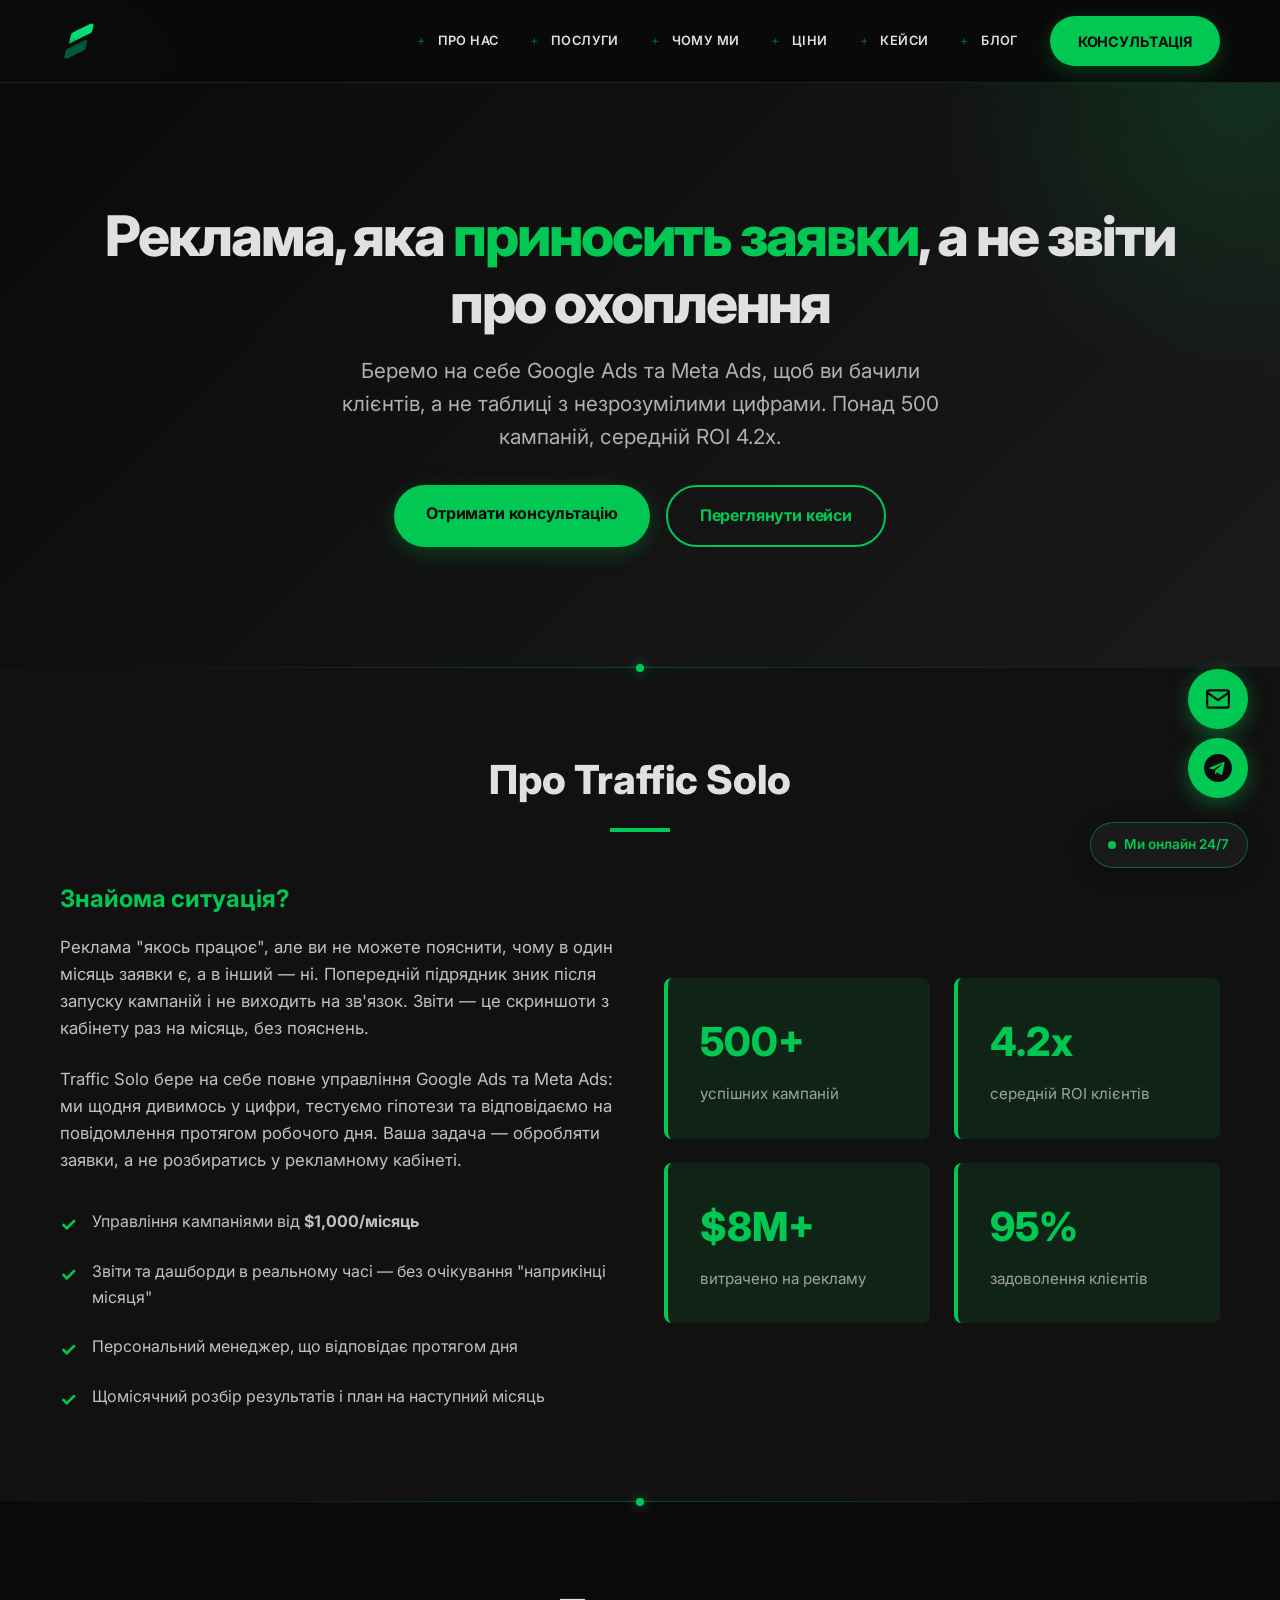
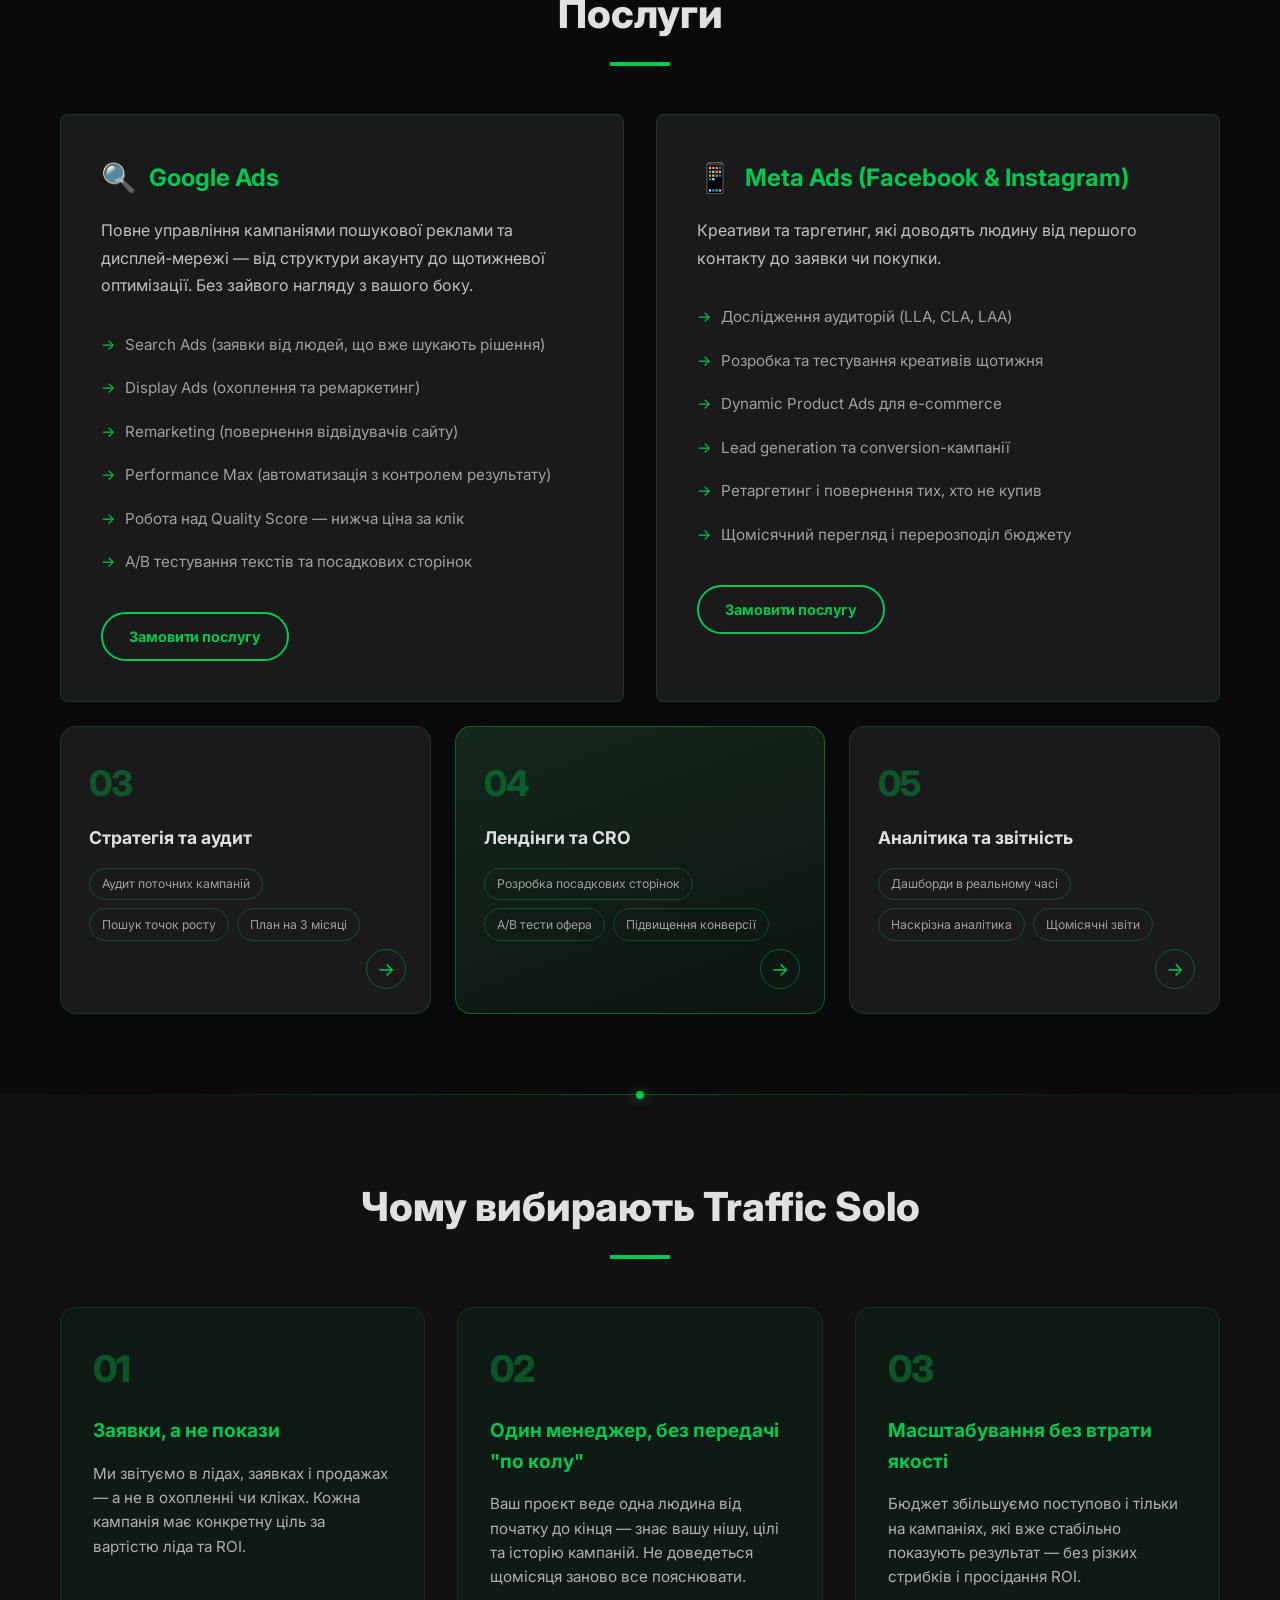
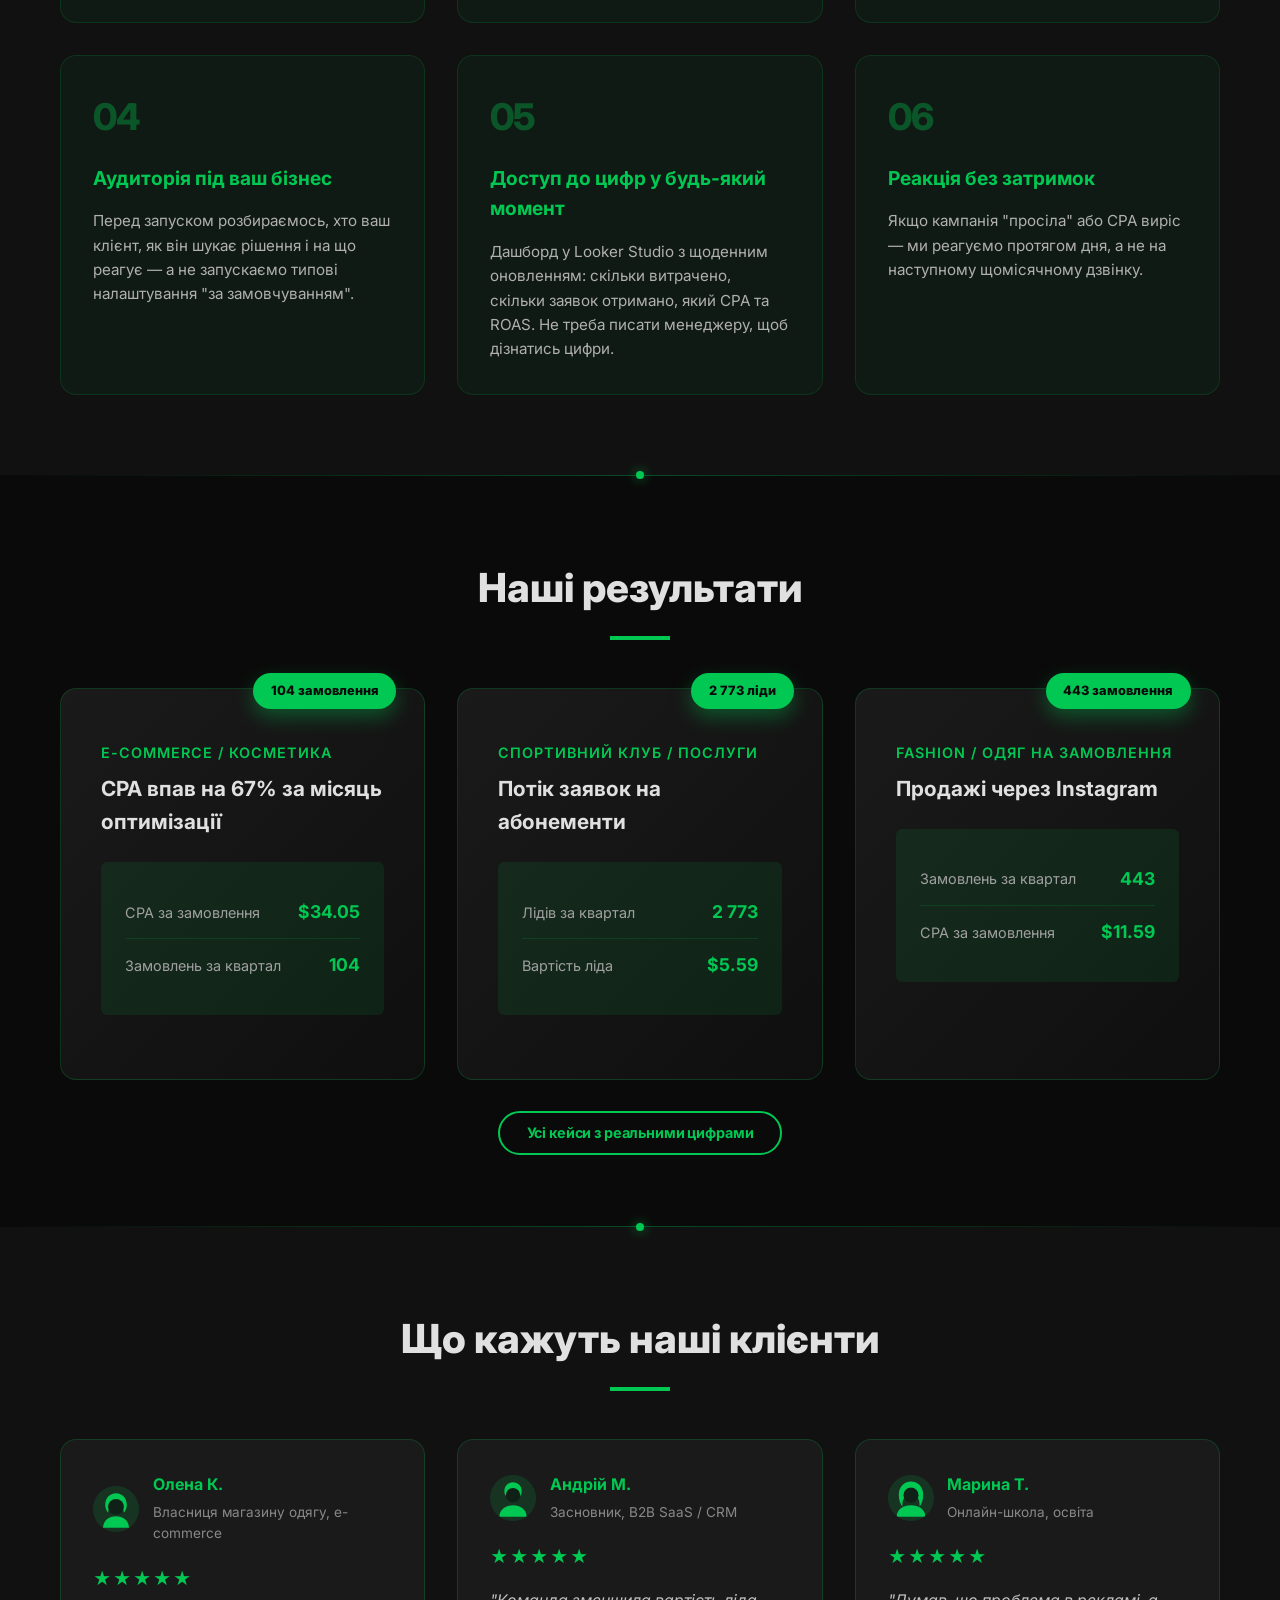
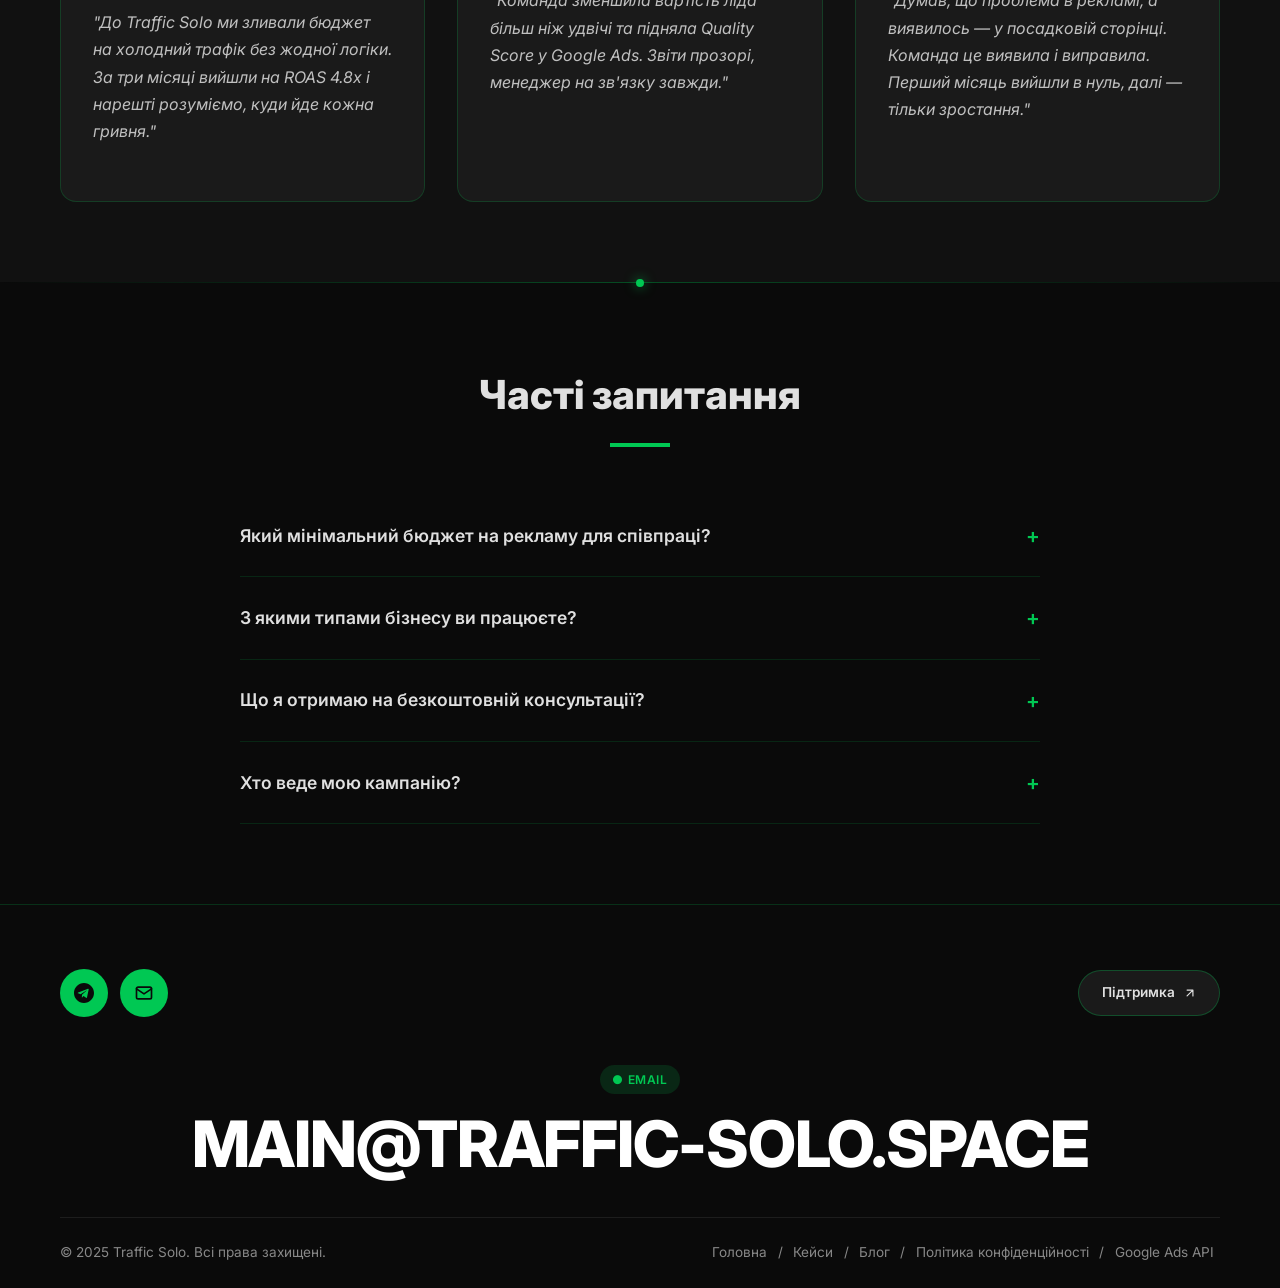
<file: index.html>
<!DOCTYPE html>
<html lang="uk">
<head>
    <meta charset="UTF-8">
    <meta name="viewport" content="width=device-width, initial-scale=1.0">
    <title>Traffic Solo | Google Ads & Meta Ads управління</title>
    <meta name="description" content="Traffic Solo — управління Google Ads та Meta Ads з фокусом на ROI. Понад 500 успішних кампаній, середній ROI 4.2x. Безкоштовна консультація.">
    <meta property="og:title" content="Traffic Solo | Google Ads & Meta Ads управління">
    <meta property="og:description" content="Управління Google Ads та Meta Ads з фокусом на ROI. Безкоштовна консультація — аудит, дорожня карта, оцінка потенціалу.">
    <meta property="og:type" content="website">
    <link rel="icon" type="image/png" href="assets/favicon.png">
    <link rel="apple-touch-icon" href="assets/apple-touch-icon.png">
    <link href="https://fonts.googleapis.com/css2?family=Inter:wght@400;500;600;700;800&display=swap" rel="stylesheet">

    <!-- Google Tag Manager -->
    <script>(function(w,d,s,l,i){w[l]=w[l]||[];w[l].push({'gtm.start':
    new Date().getTime(),event:'gtm.js'});var f=d.getElementsByTagName(s)[0],
    j=d.createElement(s),dl=l!='dataLayer'?'&l='+l:'';j.async=true;j.src=
    'https://www.googletagmanager.com/gtm.js?id='+i+dl;f.parentNode.insertBefore(j,f);
    })(window,document,'script','dataLayer','GTM-56S8RML2');</script>
    <!-- End Google Tag Manager -->
    <style>
        * {
            margin: 0;
            padding: 0;
            box-sizing: border-box;
        }

        html {
            scroll-behavior: smooth;
        }

        body {
            font-family: 'Inter', sans-serif;
            background-color: #0a0a0a; background-image: radial-gradient(circle at 0% 15%, rgba(0, 200, 83, 0.07), transparent 35%), radial-gradient(circle at 100% 70%, rgba(0, 200, 83, 0.06), transparent 35%); background-attachment: fixed;
            color: #e0e0e0;
            line-height: 1.6;
            overflow-x: hidden;
        }

        /* Animations */
        @keyframes fadeInUp {
            from {
                opacity: 0;
                transform: translateY(30px);
            }
            to {
                opacity: 1;
                transform: translateY(0);
            }
        }

        @keyframes slideInRight {
            from {
                opacity: 0;
                transform: translateX(40px);
            }
            to {
                opacity: 1;
                transform: translateX(0);
            }
        }

        @keyframes pulse {
            0%, 100% {
                opacity: 1;
            }
            50% {
                opacity: 0.7;
            }
        }

        .fade-in {
            opacity: 0;
        }

        .fade-in.visible {
            animation: fadeInUp 0.6s ease-out forwards;
        }

        /* Header */
        header {
            position: sticky;
            top: 0;
            background-color: rgba(10, 10, 10, 0.95);
            backdrop-filter: blur(10px);
            z-index: 1000;
            border-bottom: 1px solid rgba(0, 200, 83, 0.2);
            padding: 1rem 0;
        }

        .container {
            max-width: 1200px;
            margin: 0 auto;
            padding: 0 20px;
        }

        .header-content {
            display: flex;
            justify-content: space-between;
            align-items: center;
        }

        .logo {
            font-size: 1.8rem;
            font-weight: 800;
            color: #00C853;
            text-decoration: none;
            letter-spacing: -1px; display: inline-flex; align-items: center; gap: 0.5rem;}
        .logo-icon { width: 2.4rem; height: 2.4rem; display: block; }

        nav {
            display: flex;
            gap: 2rem;
            align-items: center;
        }

        nav a {
            color: #e0e0e0;
            text-decoration: none;
            font-size: 0.8rem;
            font-weight: 600;
            text-transform: uppercase;
            letter-spacing: 0.03em;
            transition: color 0.3s ease;
            position: relative;
            padding-left: 1.3rem;
        }

        nav a.cta-button {
            padding-left: 1.75rem;
        }

        nav a:not(.cta-button)::before {
            content: '+';
            position: absolute;
            left: 0;
            color: rgba(0, 200, 83, 0.5);
            font-weight: 400;
        }

        nav a:hover {
            color: #00C853;
        }

        nav a::after {
            content: '';
            position: absolute;
            bottom: -4px;
            left: 0;
            width: 0;
            height: 2px;
            background-color: #00C853;
            transition: width 0.3s ease;
        }

        nav a:hover::after {
            width: 100%;
        }

        .cta-button {
            background-color: #00C853;
            color: #0a0a0a;
            padding: 0.85rem 1.75rem;
            border-radius: 100px;
            text-decoration: none;
            font-weight: 700;
            font-size: 0.9rem;
            letter-spacing: -0.01em;
            cursor: pointer;
            border: none;
            transition: all 0.3s ease;
            white-space: nowrap;
            box-shadow: 0 6px 20px rgba(0, 200, 83, 0.25);
        }

        .cta-button:hover {
            background-color: #00E64D;
            transform: translateY(-2px);
            box-shadow: 0 10px 30px rgba(0, 200, 83, 0.4);
        }

        .cta-button-secondary {
            background-color: transparent;
            color: #00C853;
            border: 2px solid #00C853;
            padding: 0.7rem 1.65rem;
            box-shadow: none;
        }

        .cta-button-secondary:hover {
            background-color: rgba(0, 200, 83, 0.1);
            color: #00E64D;
            border-color: #00E64D;
            box-shadow: 0 0 25px rgba(0, 200, 83, 0.2);
        }

        /* Section Divider */
        .section-divider {
            position: relative;
            height: 1px;
            background: linear-gradient(90deg, transparent, rgba(0, 200, 83, 0.35), transparent);
        }

        .section-divider::after {
            content: '';
            position: absolute;
            left: 50%;
            top: 50%;
            transform: translate(-50%, -50%);
            width: 8px;
            height: 8px;
            border-radius: 50%;
            background-color: #00C853;
            box-shadow: 0 0 12px rgba(0, 200, 83, 0.7);
        }

        /* Hero Section */
        .hero {
            padding: 120px 0;
            background: linear-gradient(135deg, #0a0a0a 0%, #1a1a1a 100%);
            position: relative;
            overflow: hidden;
        }

        .hero::before {
            content: '';
            position: absolute;
            top: -50%;
            right: -20%;
            width: 600px;
            height: 600px;
            background: radial-gradient(circle, rgba(0, 200, 83, 0.15) 0%, transparent 70%);
            border-radius: 50%;
        }

        .hero-content {
            position: relative;
            z-index: 2;
            text-align: center;
        }

        .hero h1 {
            font-size: 3.5rem;
            font-weight: 800;
            margin-bottom: 1rem;
            line-height: 1.2;
            letter-spacing: -2px;
        }

        .hero h1 .green-text {
            color: #00C853;
        }

        .hero .subheadline {
            font-size: 1.3rem;
            color: #b0b0b0;
            margin-bottom: 2rem;
            max-width: 600px;
            margin-left: auto;
            margin-right: auto;
        }

        .hero .cta-group {
            display: flex;
            gap: 1rem;
            justify-content: center;
            flex-wrap: wrap;
        }

        .hero .cta-button {
            padding: 1rem 2rem;
            font-size: 1rem;
        }

        /* About Section */
        .about {
            padding: 80px 0;
            background-color: #111;
        }

        .section-title {
            font-size: 2.5rem;
            font-weight: 800;
            margin-bottom: 3rem;
            text-align: center;
            position: relative;
        }

        .section-title::after {
            content: '';
            display: block;
            width: 60px;
            height: 4px;
            background-color: #00C853;
            margin: 1rem auto 0;
        }

        .about-content {
            display: grid;
            grid-template-columns: 1fr 1fr;
            gap: 3rem;
            align-items: center;
        }

        .about-text h3 {
            font-size: 1.5rem;
            margin-bottom: 1rem;
            color: #00C853;
        }

        .about-text p {
            margin-bottom: 1.5rem;
            color: #c0c0c0;
            font-size: 1.05rem;
        }

        .about-features {
            list-style: none;
        }

        .about-features li {
            padding: 0.75rem 0;
            padding-left: 2rem;
            position: relative;
            color: #c0c0c0;
        }

        .about-features li::before {
            content: '✓';
            position: absolute;
            left: 0;
            color: #00C853;
            font-weight: bold;
            font-size: 1.2rem;
        }

        .about-stats {
            display: grid;
            grid-template-columns: 1fr 1fr;
            gap: 1.5rem;
        }

        .stat-box {
            background-color: rgba(0, 200, 83, 0.1);
            padding: 2rem;
            border-radius: 8px;
            border-left: 4px solid #00C853;
        }

        .stat-number {
            font-size: 2.5rem;
            font-weight: 800;
            color: #00C853;
        }

        .stat-label {
            color: #a0a0a0;
            margin-top: 0.5rem;
            font-size: 0.95rem;
        }

        /* Services Section */
        .services {
            padding: 80px 0;
            background-color: #0a0a0a;
        }

        .services-grid {
            display: grid;
            grid-template-columns: 1fr 1fr;
            gap: 2rem;
        }

        .service-card {
            background-color: #1a1a1a;
            padding: 2.5rem;
            border-radius: 8px;
            border: 1px solid rgba(0, 200, 83, 0.2);
            transition: all 0.3s ease;
            position: relative;
        }

        .service-card:hover {
            border-color: #00C853;
            box-shadow: 0 15px 40px rgba(0, 200, 83, 0.15);
            transform: translateY(-5px);
        }

        .service-card h3 {
            font-size: 1.5rem;
            margin-bottom: 1rem;
            color: #00C853;
            display: flex;
            align-items: center;
            gap: 0.75rem;
        }

        .service-icon {
            font-size: 1.8rem;
        }

        .service-card p {
            color: #c0c0c0;
            margin-bottom: 1.5rem;
            line-height: 1.7;
        }

        .service-features {
            list-style: none;
        }

        .service-features li {
            padding: 0.6rem 0;
            padding-left: 1.5rem;
            position: relative;
            color: #a0a0a0;
            font-size: 0.95rem;
        }

        .service-features li::before {
            content: '→';
            position: absolute;
            left: 0;
            color: #00C853;
        }

        .service-cta {
            display: inline-block;
            margin-top: 1.75rem;
        }

        .services-extra-grid {
            display: grid;
            grid-template-columns: repeat(3, 1fr);
            gap: 1.5rem;
            margin-top: 1.5rem;
        }

        .service-num-card {
            position: relative;
            background-color: #1a1a1a;
            border: 1px solid rgba(0, 200, 83, 0.2);
            border-radius: 16px;
            padding: 1.75rem;
            padding-bottom: 4.5rem;
            transition: all 0.3s ease;
        }

        .service-num-card:hover {
            border-color: #00C853;
            transform: translateY(-4px);
        }

        .service-num-card.highlight {
            background: linear-gradient(160deg, #14271c 0%, #0d1410 100%);
            border-color: rgba(0, 200, 83, 0.4);
        }

        .service-num {
            font-size: 2.2rem;
            font-weight: 800;
            color: rgba(0, 200, 83, 0.35);
            margin-bottom: 0.75rem;
            letter-spacing: -1px;
        }

        .service-num-card h4 {
            font-size: 1.1rem;
            margin-bottom: 1rem;
            color: #e0e0e0;
        }

        .service-tags {
            display: flex;
            flex-wrap: wrap;
            gap: 0.5rem;
        }

        .service-tags span {
            font-size: 0.76rem;
            padding: 0.35rem 0.75rem;
            border: 1px solid rgba(0, 200, 83, 0.3);
            border-radius: 100px;
            color: #a0a0a0;
        }

        .service-arrow {
            position: absolute;
            bottom: 1.5rem;
            right: 1.5rem;
            width: 40px;
            height: 40px;
            border-radius: 50%;
            border: 1px solid rgba(0, 200, 83, 0.4);
            display: flex;
            align-items: center;
            justify-content: center;
            color: #00C853;
            text-decoration: none;
            font-size: 1.2rem;
            transition: all 0.3s ease;
        }

        .service-arrow:hover {
            background-color: #00C853;
            color: #0a0a0a;
        }

        @media (max-width: 900px) {
            .services-extra-grid {
                grid-template-columns: 1fr;
            }
        }

        /* Why Us Section */
        .why-us {
            padding: 80px 0;
            background-color: #111;
        }

        .why-us-grid {
            display: grid;
            grid-template-columns: repeat(3, 1fr);
            gap: 2rem;
        }

        .value-box {
            background-color: rgba(0, 200, 83, 0.05);
            padding: 2rem;
            border-radius: 16px;
            border: 1px solid rgba(0, 200, 83, 0.15);
            text-align: left;
            transition: all 0.3s ease;
        }

        .value-box:hover {
            background-color: rgba(0, 200, 83, 0.1);
            border-color: #00C853;
            transform: translateY(-6px);
        }

        .value-num {
            font-size: 2.3rem;
            font-weight: 800;
            color: rgba(0, 200, 83, 0.35);
            margin-bottom: 1rem;
            letter-spacing: -1px;
        }

        .value-box h4 {
            font-size: 1.2rem;
            margin-bottom: 1rem;
            color: #00C853;
        }

        .value-box p {
            color: #b0b0b0;
            line-height: 1.6;
            font-size: 0.95rem;
        }

        /* Cases Section */
        .cases {
            padding: 80px 0;
            background-color: #0a0a0a;
        }

        .cases-grid {
            display: grid;
            grid-template-columns: repeat(3, 1fr);
            gap: 2rem;
        }

        .case-card {
            position: relative;
            background: linear-gradient(135deg, #1a1a1a 0%, #0f0f0f 100%);
            padding: 2.5rem;
            padding-top: 3.25rem;
            border-radius: 16px;
            border: 1px solid rgba(0, 200, 83, 0.2);
            transition: all 0.3s ease;
        }

        .case-badge {
            position: absolute;
            top: -16px;
            right: 1.75rem;
            background-color: #00C853;
            color: #0a0a0a;
            padding: 0.5rem 1.1rem;
            border-radius: 100px;
            font-weight: 800;
            font-size: 0.8rem;
            white-space: nowrap;
            box-shadow: 0 8px 20px rgba(0, 200, 83, 0.35);
        }

        .case-card:hover {
            border-color: #00C853;
            transform: translateY(-5px);
        }

        .case-header {
            margin-bottom: 1.5rem;
        }

        .case-client {
            color: #00C853;
            font-weight: 600;
            font-size: 0.9rem;
            text-transform: uppercase;
            letter-spacing: 1px;
        }

        .case-title {
            font-size: 1.3rem;
            margin-top: 0.5rem;
            color: #e0e0e0;
            font-weight: 700;
        }

        .case-metrics {
            background-color: rgba(0, 200, 83, 0.1);
            padding: 1.5rem;
            border-radius: 6px;
            margin-bottom: 1.5rem;
        }

        .metric {
            display: flex;
            justify-content: space-between;
            align-items: center;
            padding: 0.75rem 0;
            border-bottom: 1px solid rgba(0, 200, 83, 0.15);
        }

        .metric:last-child {
            border-bottom: none;
        }

        .metric-label {
            color: #a0a0a0;
            font-size: 0.9rem;
        }

        .metric-value {
            color: #00C853;
            font-weight: 700;
            font-size: 1.1rem;
        }

        .case-description {
            color: #b0b0b0;
            line-height: 1.6;
            font-size: 0.95rem;
        }

        /* Testimonials Section */
        .testimonials {
            padding: 80px 0;
            background-color: #111;
        }

        .testimonials-grid {
            display: grid;
            grid-template-columns: repeat(3, 1fr);
            gap: 2rem;
        }

        .testimonial-card {
            background-color: #1a1a1a;
            padding: 2rem;
            border-radius: 16px;
            border: 1px solid rgba(0, 200, 83, 0.2);
            display: flex;
            flex-direction: column;
            transition: all 0.3s ease;
        }

        .testimonial-card:hover {
            border-color: #00C853;
            transform: translateY(-5px);
            box-shadow: 0 15px 40px rgba(0, 200, 83, 0.15);
        }

        .testimonial-head {
            display: flex;
            align-items: center;
            gap: 0.85rem;
            margin-bottom: 1.25rem;
        }

        .testimonial-avatar {
            width: 46px;
            height: 46px;
            flex-shrink: 0;
            border-radius: 50%;
            background-color: rgba(0, 200, 83, 0.15);
            color: #00C853;
            display: flex;
            align-items: center;
            justify-content: center;
            overflow: hidden;
            font-weight: 700;
            font-size: 0.9rem;
        }

        .testimonial-stars {
            color: #00C853;
            font-size: 1.1rem;
            margin-bottom: 1rem;
            letter-spacing: 2px;
        }

        .testimonial-text {
            color: #c0c0c0;
            font-style: italic;
            line-height: 1.7;
            margin-bottom: 1.5rem;
            flex-grow: 1;
        }

        .testimonial-author {
            color: #00C853;
            font-weight: 700;
        }

        .testimonial-role {
            color: #888;
            font-size: 0.85rem;
            margin-top: 0.25rem;
        }

        /* FAQ Section */
        .faq {
            padding: 80px 0;
            background-color: #0a0a0a;
        }

        .faq-list {
            max-width: 800px;
            margin: 0 auto;
        }

        .faq-item {
            border-bottom: 1px solid rgba(0, 200, 83, 0.15);
            padding: 1.5rem 0;
        }

        .faq-question {
            font-weight: 600;
            color: #e0e0e0;
            font-size: 1.1rem;
            cursor: pointer;
            display: flex;
            justify-content: space-between;
            align-items: center;
            gap: 1rem;
        }

        .faq-question:hover {
            color: #00C853;
        }

        .faq-icon {
            color: #00C853;
            font-size: 1.3rem;
            flex-shrink: 0;
            transition: transform 0.3s ease;
        }

        .faq-item.open .faq-icon {
            transform: rotate(45deg);
        }

        .faq-answer {
            color: #b0b0b0;
            line-height: 1.7;
            margin-top: 0;
            max-height: 0;
            overflow: hidden;
            transition: all 0.3s ease;
        }

        .faq-item.open .faq-answer {
            margin-top: 0.75rem;
            max-height: 300px;
        }

        /* Floating CTA Button */
        .floating-cta {
            position: fixed;
            bottom: 6.4rem;
            right: 2rem;
            width: 60px;
            height: 60px;
            background-color: #00C853;
            border-radius: 50%;
            display: flex;
            align-items: center;
            justify-content: center;
            color: #0a0a0a;
            font-size: 1.5rem;
            cursor: pointer;
            z-index: 999;
            text-decoration: none;
            transition: all 0.3s ease;
            box-shadow: 0 5px 20px rgba(0, 200, 83, 0.4);
            animation: pulse 2s infinite;
        }

        .floating-cta:hover {
            background-color: #00E64D;
            transform: scale(1.1);
        }

        .floating-envelope-cta {
            position: fixed;
            bottom: 10.7rem;
            right: 2rem;
            width: 60px;
            height: 60px;
            background-color: #00C853;
            border-radius: 50%;
            display: flex;
            align-items: center;
            justify-content: center;
            color: #0a0a0a;
            cursor: pointer;
            z-index: 999;
            text-decoration: none;
            border: none;
            transition: all 0.3s ease;
            box-shadow: 0 5px 20px rgba(0, 200, 83, 0.4);
        }

        .floating-envelope-cta:hover {
            background-color: #00E64D;
            transform: scale(1.1);
        }

        /* Footer */
        footer {
            background-color: #0a0a0a;
            border-top: 1px solid rgba(0, 200, 83, 0.2);
            padding: 2rem 0;
            text-align: center;
            color: #888;
        }

        /* Mobile Responsive */
        @media (max-width: 768px) {

            .hero h1 {
                font-size: 2.2rem;
            }

            .hero .subheadline {
                font-size: 1.1rem;
            }

            .hero .cta-group {
                flex-direction: column;
            }

            .about-content {
                grid-template-columns: 1fr;
            }

            .services-grid {
                grid-template-columns: 1fr;
            }

            .why-us-grid {
                grid-template-columns: 1fr;
            }

            .cases-grid {
                grid-template-columns: 1fr;
            }

            .testimonials-grid {
                grid-template-columns: 1fr;
            }

            .section-title {
                font-size: 1.8rem;
            }

            .stat-box {
                padding: 1.5rem;
            }

            .floating-cta {
                width: 55px;
                height: 55px;
                bottom: 5.9rem;
                right: 1.5rem;
            }
        }

        @media (max-width: 480px) {
            .container {
                padding: 0 15px;
            }

            .hero {
                padding: 80px 0;
            }

            .hero h1 {
                font-size: 1.8rem;
            }

            .about-stats {
                grid-template-columns: 1fr;
            }

            .stat-number {
                font-size: 2rem;
            }
        }

        .floating-ai-cta {
            position: fixed;
            bottom: 2rem;
            right: 2rem;
            display: flex;
            align-items: center;
            gap: 0.5rem;
            padding: 0.7rem 1.1rem;
            background-color: #1a1a1a;
            border: 1px solid rgba(0, 200, 83, 0.4);
            border-radius: 30px;
            color: #00C853;
            font-weight: 600;
            font-size: 0.85rem;
            text-decoration: none;
            white-space: nowrap;
            z-index: 999;
            box-shadow: 0 5px 20px rgba(0, 0, 0, 0.3);
            transition: all 0.3s ease;
        }

        .floating-ai-cta:hover {
            background-color: #222;
            border-color: #00C853;
            transform: translateY(-2px);
        }

        .floating-ai-dot {
            width: 8px;
            height: 8px;
            border-radius: 50%;
            background-color: #00C853;
            flex-shrink: 0;
            animation: pulse 2s infinite;
        }

        @media (max-width: 768px) {
            .floating-ai-cta {
                bottom: 1.5rem;
                right: 1.5rem;
                font-size: 0.78rem;
                padding: 0.6rem 0.9rem;
            }
        }

        .site-footer { background-color: #0a0a0a; border-top: 1px solid rgba(0, 200, 83, 0.2); padding: 4rem 0 0; }
        .footer-top { display: flex; justify-content: space-between; align-items: center; flex-wrap: wrap; gap: 1.5rem; margin-bottom: 3rem; }
        .footer-socials { display: flex; gap: 0.75rem; }
        .footer-icon { width: 48px; height: 48px; border-radius: 50%; background-color: #00C853; color: #0a0a0a; display: flex; align-items: center; justify-content: center; text-decoration: none; transition: all 0.3s ease; }
        .footer-icon:hover { background-color: #00E64D; transform: translateY(-3px); }
        .footer-support-btn { display: inline-flex; align-items: center; gap: 0.5rem; padding: 0.7rem 1.4rem; border-radius: 100px; background-color: #1a1a1a; border: 1px solid rgba(0, 200, 83, 0.3); color: #e0e0e0; text-decoration: none; font-size: 0.85rem; font-weight: 600; transition: all 0.3s ease; }
        .footer-support-btn:hover { border-color: #00C853; color: #00C853; }
        .footer-email-tag { display: inline-block; font-size: 0.75rem; font-weight: 600; text-transform: uppercase; letter-spacing: 0.05em; background-color: rgba(0, 200, 83, 0.15); color: #00C853; padding: 0.3rem 0.8rem; border-radius: 100px; margin-bottom: 1rem; }
        .footer-email { display: block; text-decoration: none; color: #fff; font-weight: 800; line-height: 1.05; font-size: clamp(1.6rem, 6vw, 4rem); letter-spacing: -0.02em; word-break: break-all; margin-bottom: 2.5rem; transition: color 0.3s ease; }
        .footer-email:hover { color: #00C853; }
        .footer-bottom { display: flex; justify-content: space-between; align-items: center; flex-wrap: wrap; gap: 1rem; border-top: 1px solid rgba(255, 255, 255, 0.08); padding: 1.5rem 0; color: #888; font-size: 0.85rem; }
        .footer-links a { color: #888; text-decoration: none; margin: 0 0.4rem; }
        .footer-links a:hover { color: #00C853; }
        @media (max-width: 600px) {
            .footer-bottom { flex-direction: column; text-align: center; }
        }
    
        @media (max-width: 768px) {
            .floating-envelope-cta {
                width: 55px;
                height: 55px;
                bottom: 9.8rem;
                right: 1.5rem;
            }
        }
    </style>
</head>
<body>
    <!-- Google Tag Manager (noscript) -->
    <noscript><iframe src="https://www.googletagmanager.com/ns.html?id=GTM-56S8RML2"
    height="0" width="0" style="display:none;visibility:hidden"></iframe></noscript>
    <!-- End Google Tag Manager (noscript) -->

    <!-- Header -->
    <header>
        <div class="container">
            <div class="header-content">
                <a href="#" class="logo" aria-label="Traffic Solo"><img src="assets/logo-mark.png" alt="" class="logo-icon"></a>
                <nav>
                    <a href="#about">Про нас</a>
                    <a href="#services">Послуги</a>
                    <a href="#why-us">Чому ми</a>
                    <a href="pricing">Ціни</a>
                    <a href="cases">Кейси</a>
                    <a href="blog">Блог</a>
                    <a href="#" class="cta-button js-open-consult">Консультація</a>
                </nav>
            </div>
        </div>
    </header>

    <!-- Hero Section -->
    <section class="hero">
        <div class="container">
            <div class="hero-content fade-in">
                <h1>Реклама, яка <span class="green-text">приносить заявки</span>, а не звіти про охоплення</h1>
                <p class="subheadline">Беремо на себе Google Ads та Meta Ads, щоб ви бачили клієнтів, а не таблиці з незрозумілими цифрами. Понад 500 кампаній, середній ROI 4.2x.</p>
                <div class="cta-group">
                    <a href="#" class="cta-button js-open-consult">Отримати консультацію</a>
                    <a href="cases" class="cta-button cta-button-secondary">Переглянути кейси</a>
                </div>
            </div>
        </div>
    </section>

    <div class="section-divider"></div>
    <!-- About Section -->
    <section class="about" id="about">
        <div class="container">
            <h2 class="section-title fade-in">Про Traffic Solo</h2>
            <div class="about-content">
                <div class="about-text fade-in">
                    <h3>Знайома ситуація?</h3>
                    <p>Реклама "якось працює", але ви не можете пояснити, чому в один місяць заявки є, а в інший — ні. Попередній підрядник зник після запуску кампаній і не виходить на зв'язок. Звіти — це скриншоти з кабінету раз на місяць, без пояснень.</p>
                    <p>Traffic Solo бере на себе повне управління Google Ads та Meta Ads: ми щодня дивимось у цифри, тестуємо гіпотези та відповідаємо на повідомлення протягом робочого дня. Ваша задача — обробляти заявки, а не розбиратись у рекламному кабінеті.</p>
                    <ul class="about-features">
                        <li>Управління кампаніями від <strong>$1,000/місяць</strong></li>
                        <li>Звіти та дашборди в реальному часі — без очікування "наприкінці місяця"</li>
                        <li>Персональний менеджер, що відповідає протягом дня</li>
                        <li>Щомісячний розбір результатів і план на наступний місяць</li>
                    </ul>
                </div>
                <div class="about-stats fade-in">
                    <div class="stat-box">
                        <div class="stat-number">500+</div>
                        <div class="stat-label">успішних кампаній</div>
                    </div>
                    <div class="stat-box">
                        <div class="stat-number">4.2x</div>
                        <div class="stat-label">середній ROI клієнтів</div>
                    </div>
                    <div class="stat-box">
                        <div class="stat-number">$8M+</div>
                        <div class="stat-label">витрачено на рекламу</div>
                    </div>
                    <div class="stat-box">
                        <div class="stat-number">95%</div>
                        <div class="stat-label">задоволення клієнтів</div>
                    </div>
                </div>
            </div>
        </div>
    </section>

    <div class="section-divider"></div>
    <!-- Services Section -->
    <section class="services" id="services">
        <div class="container">
            <h2 class="section-title fade-in">Послуги</h2>
            <div class="services-grid">
                <div class="service-card fade-in">
                    <h3><span class="service-icon">🔍</span>Google Ads</h3>
                    <p>Повне управління кампаніями пошукової реклами та дисплей-мережі — від структури акаунту до щотижневої оптимізації. Без зайвого нагляду з вашого боку.</p>
                    <ul class="service-features">
                        <li>Search Ads (заявки від людей, що вже шукають рішення)</li>
                        <li>Display Ads (охоплення та ремаркетинг)</li>
                        <li>Remarketing (повернення відвідувачів сайту)</li>
                        <li>Performance Max (автоматизація з контролем результату)</li>
                        <li>Робота над Quality Score — нижча ціна за клік</li>
                        <li>A/B тестування текстів та посадкових сторінок</li>
                    </ul>
                    <a href="#" class="cta-button cta-button-secondary js-open-consult service-cta">Замовити послугу</a>
                </div>
                <div class="service-card fade-in">
                    <h3><span class="service-icon">📱</span>Meta Ads (Facebook & Instagram)</h3>
                    <p>Креативи та таргетинг, які доводять людину від першого контакту до заявки чи покупки.</p>
                    <ul class="service-features">
                        <li>Дослідження аудиторій (LLA, CLA, LAA)</li>
                        <li>Розробка та тестування креативів щотижня</li>
                        <li>Dynamic Product Ads для e-commerce</li>
                        <li>Lead generation та conversion-кампанії</li>
                        <li>Ретаргетинг і повернення тих, хто не купив</li>
                        <li>Щомісячний перегляд і перерозподіл бюджету</li>
                    </ul>
                    <a href="#" class="cta-button cta-button-secondary js-open-consult service-cta">Замовити послугу</a>
                </div>
            </div>
            <div class="services-extra-grid">
                <div class="service-num-card fade-in">
                    <div class="service-num">03</div>
                    <h4>Стратегія та аудит</h4>
                    <div class="service-tags">
                        <span>Аудит поточних кампаній</span>
                        <span>Пошук точок росту</span>
                        <span>План на 3 місяці</span>
                    </div>
                    <a href="#" class="service-arrow js-open-consult" aria-label="Замовити послугу">→</a>
                </div>
                <div class="service-num-card highlight fade-in">
                    <div class="service-num">04</div>
                    <h4>Лендінги та CRO</h4>
                    <div class="service-tags">
                        <span>Розробка посадкових сторінок</span>
                        <span>A/B тести офера</span>
                        <span>Підвищення конверсії</span>
                    </div>
                    <a href="#" class="service-arrow js-open-consult" aria-label="Замовити послугу">→</a>
                </div>
                <div class="service-num-card fade-in">
                    <div class="service-num">05</div>
                    <h4>Аналітика та звітність</h4>
                    <div class="service-tags">
                        <span>Дашборди в реальному часі</span>
                        <span>Наскрізна аналітика</span>
                        <span>Щомісячні звіти</span>
                    </div>
                    <a href="#" class="service-arrow js-open-consult" aria-label="Замовити послугу">→</a>
                </div>
            </div>
        </div>
    </section>

    <div class="section-divider"></div>
    <!-- Why Us Section -->
    <section class="why-us" id="why-us">
        <div class="container">
            <h2 class="section-title fade-in">Чому вибирають Traffic Solo</h2>
            <div class="why-us-grid">
                <div class="value-box fade-in">
                    <div class="value-num">01</div>
                    <h4>Заявки, а не покази</h4>
                    <p>Ми звітуємо в лідах, заявках і продажах — а не в охопленні чи кліках. Кожна кампанія має конкретну ціль за вартістю ліда та ROI.</p>
                </div>
                <div class="value-box fade-in">
                    <div class="value-num">02</div>
                    <h4>Один менеджер, без передачі "по колу"</h4>
                    <p>Ваш проєкт веде одна людина від початку до кінця — знає вашу нішу, цілі та історію кампаній. Не доведеться щомісяця заново все пояснювати.</p>
                </div>
                <div class="value-box fade-in">
                    <div class="value-num">03</div>
                    <h4>Масштабування без втрати якості</h4>
                    <p>Бюджет збільшуємо поступово і тільки на кампаніях, які вже стабільно показують результат — без різких стрибків і просідання ROI.</p>
                </div>
                <div class="value-box fade-in">
                    <div class="value-num">04</div>
                    <h4>Аудиторія під ваш бізнес</h4>
                    <p>Перед запуском розбираємось, хто ваш клієнт, як він шукає рішення і на що реагує — а не запускаємо типові налаштування "за замовчуванням".</p>
                </div>
                <div class="value-box fade-in">
                    <div class="value-num">05</div>
                    <h4>Доступ до цифр у будь-який момент</h4>
                    <p>Дашборд у Looker Studio з щоденним оновленням: скільки витрачено, скільки заявок отримано, який CPA та ROAS. Не треба писати менеджеру, щоб дізнатись цифри.</p>
                </div>
                <div class="value-box fade-in">
                    <div class="value-num">06</div>
                    <h4>Реакція без затримок</h4>
                    <p>Якщо кампанія "просіла" або CPA виріс — ми реагуємо протягом дня, а не на наступному щомісячному дзвінку.</p>
                </div>
            </div>
        </div>
    </section>

    <div class="section-divider"></div>
    <!-- Cases Teaser Section -->
    <section class="cases" id="cases">
        <div class="container">
            <h2 class="section-title fade-in">Наші результати</h2>
            <div class="cases-grid">
                <div class="case-card fade-in">
                    <div class="case-badge">104 замовлення</div>
                    <div class="case-header">
                        <div class="case-client">E-commerce / косметика</div>
                        <div class="case-title">CPA впав на 67% за місяць оптимізації</div>
                    </div>
                    <div class="case-metrics">
                        <div class="metric">
                            <span class="metric-label">CPA за замовлення</span>
                            <span class="metric-value">$34.05</span>
                        </div>
                        <div class="metric">
                            <span class="metric-label">Замовлень за квартал</span>
                            <span class="metric-value">104</span>
                        </div>
                    </div>
                </div>
                <div class="case-card fade-in">
                    <div class="case-badge">2 773 ліди</div>
                    <div class="case-header">
                        <div class="case-client">Спортивний клуб / послуги</div>
                        <div class="case-title">Потік заявок на абонементи</div>
                    </div>
                    <div class="case-metrics">
                        <div class="metric">
                            <span class="metric-label">Лідів за квартал</span>
                            <span class="metric-value">2 773</span>
                        </div>
                        <div class="metric">
                            <span class="metric-label">Вартість ліда</span>
                            <span class="metric-value">$5.59</span>
                        </div>
                    </div>
                </div>
                <div class="case-card fade-in">
                    <div class="case-badge">443 замовлення</div>
                    <div class="case-header">
                        <div class="case-client">Fashion / одяг на замовлення</div>
                        <div class="case-title">Продажі через Instagram</div>
                    </div>
                    <div class="case-metrics">
                        <div class="metric">
                            <span class="metric-label">Замовлень за квартал</span>
                            <span class="metric-value">443</span>
                        </div>
                        <div class="metric">
                            <span class="metric-label">CPA за замовлення</span>
                            <span class="metric-value">$11.59</span>
                        </div>
                    </div>
                </div>
            </div>
            <div style="text-align: center; margin-top: 2.5rem;">
                <a href="cases" class="cta-button cta-button-secondary fade-in">Усі кейси з реальними цифрами</a>
            </div>
        </div>
    </section>

    <div class="section-divider"></div>
    <!-- Testimonials Section -->
    <section class="testimonials" id="testimonials">
        <div class="container">
            <h2 class="section-title fade-in">Що кажуть наші клієнти</h2>
            <div class="testimonials-grid">
                <div class="testimonial-card fade-in">
                    <div class="testimonial-head">
                        <div class="testimonial-avatar"><svg viewBox="0 0 64 64" width="100%" height="100%"><circle cx="32" cy="32" r="32" fill="#173321"/><path d="M32 10c-9 0-15 7-15 16 0 5 2 9 4 11 1-6 2-10 11-10s10 4 11 10c2-2 4-6 4-11 0-9-6-16-15-16z" fill="#00C853"/><circle cx="32" cy="29" r="11" fill="#0f2117"/><path d="M14 58c0-10 8-16 18-16s18 6 18 16z" fill="#00C853"/></svg></div>
                        <div>
                            <div class="testimonial-author">Олена К.</div>
                            <div class="testimonial-role">Власниця магазину одягу, e-commerce</div>
                        </div>
                    </div>
                    <div class="testimonial-stars">★★★★★</div>
                    <p class="testimonial-text">"До Traffic Solo ми зливали бюджет на холодний трафік без жодної логіки. За три місяці вийшли на ROAS 4.8x і нарешті розуміємо, куди йде кожна гривня."</p>
                </div>
                <div class="testimonial-card fade-in">
                    <div class="testimonial-head">
                        <div class="testimonial-avatar"><svg viewBox="0 0 64 64" width="100%" height="100%"><circle cx="32" cy="32" r="32" fill="#173321"/><path d="M20 22c0-7 5-12 12-12s12 5 12 12-3 8-3 8h-18s-3-1-3-8z" fill="#00C853"/><circle cx="32" cy="28" r="10" fill="#0f2117"/><path d="M24 36c0 4 3 7 8 7s8-3 8-7" stroke="#173321" stroke-width="2" fill="none"/><path d="M13 58c0-10 9-16 19-16s19 6 19 16z" fill="#00C853"/></svg></div>
                        <div>
                            <div class="testimonial-author">Андрій М.</div>
                            <div class="testimonial-role">Засновник, B2B SaaS / CRM</div>
                        </div>
                    </div>
                    <div class="testimonial-stars">★★★★★</div>
                    <p class="testimonial-text">"Команда зменшила вартість ліда більш ніж удвічі та підняла Quality Score у Google Ads. Звіти прозорі, менеджер на зв'язку завжди."</p>
                </div>
                <div class="testimonial-card fade-in">
                    <div class="testimonial-head">
                        <div class="testimonial-avatar"><svg viewBox="0 0 64 64" width="100%" height="100%"><circle cx="32" cy="32" r="32" fill="#173321"/><path d="M32 9c-10 0-17 8-17 18 0 7 2 13 5 17 0-9 1-15 12-15s12 6 12 15c3-4 5-10 5-17 0-10-7-18-17-18z" fill="#00C853"/><circle cx="32" cy="28" r="10.5" fill="#0f2117"/><path d="M12 58c0-10 9-16 20-16s20 6 20 16z" fill="#00C853"/></svg></div>
                        <div>
                            <div class="testimonial-author">Марина Т.</div>
                            <div class="testimonial-role">Онлайн-школа, освіта</div>
                        </div>
                    </div>
                    <div class="testimonial-stars">★★★★★</div>
                    <p class="testimonial-text">"Думав, що проблема в рекламі, а виявилось — у посадковій сторінці. Команда це виявила і виправила. Перший місяць вийшли в нуль, далі — тільки зростання."</p>
                </div>
            </div>
        </div>
    </section>

    <div class="section-divider"></div>
    <!-- FAQ Section -->
    <section class="faq" id="faq">
        <div class="container">
            <h2 class="section-title fade-in">Часті запитання</h2>
            <div class="faq-list">
                <div class="faq-item fade-in">
                    <div class="faq-question">
                        <span>Який мінімальний бюджет на рекламу для співпраці?</span>
                        <span class="faq-icon">+</span>
                    </div>
                    <div class="faq-answer">Ми рекомендуємо стартувати з рекламного бюджету від $1,000/місяць — менші бюджети складно ефективно тестувати та масштабувати.</div>
                </div>
                <div class="faq-item fade-in">
                    <div class="faq-question">
                        <span>З якими типами бізнесу ви працюєте?</span>
                        <span class="faq-icon">+</span>
                    </div>
                    <div class="faq-answer">Найчастіше — з e-commerce, SaaS, онлайн-освітою, B2B та сервісним бізнесом, але аналізуємо кожен запит індивідуально.</div>
                </div>
                <div class="faq-item fade-in">
                    <div class="faq-question">
                        <span>Що я отримаю на безкоштовній консультації?</span>
                        <span class="faq-icon">+</span>
                    </div>
                    <div class="faq-answer">Аудит поточних кампаній (якщо є), визначення головної причини слабких результатів, дорожню карту на перші 3 місяці та оцінку потенціалу ROI для вашого бізнесу. Займає 30 хвилин і нічого не коштує.</div>
                </div>
                <div class="faq-item fade-in">
                    <div class="faq-question">
                        <span>Хто веде мою кампанію?</span>
                        <span class="faq-icon">+</span>
                    </div>
                    <div class="faq-answer">Персональний менеджер, закріплений за вашим проєктом. Він знає вашу нішу, цілі та надає не лише звіти, а й стратегічні рекомендації.</div>
                </div>
            </div>
        </div>
    </section>

    <!-- Floating CTA Button -->
    <a href="https://t.me/traffic_solo_leads_bot" class="floating-ai-cta" target="_blank" title="AI-асистент у Telegram"><span class="floating-ai-dot"></span>Ми онлайн 24/7</a>

    <a href="https://t.me/traffic_solo_space" class="floating-cta" target="_blank" title="Telegram"><svg width="28" height="28" viewBox="0 0 240 240" fill="currentColor"><path d="M120 0C53.7 0 0 53.7 0 120s53.7 120 120 120 120-53.7 120-120S186.3 0 120 0zm55.4 80.3l-19.7 92.9c-1.5 6.6-5.4 8.2-10.9 5.1l-30.2-22.3-14.6 14c-1.6 1.6-3 3-6.1 3l2.2-30.9 56.3-50.9c2.4-2.2-.5-3.4-3.7-1.2l-69.6 43.8-30-9.4c-6.5-2-6.6-6.5 1.4-9.6l117.4-45.2c5.4-2 10.2 1.3 8.5 9.7z"/></svg></a>
    <a href="javascript:void(0)" class="floating-envelope-cta js-open-consult" title="Залишити заявку"><svg width="26" height="26" viewBox="0 0 24 24" fill="none" stroke="currentColor" stroke-width="2" stroke-linecap="round" stroke-linejoin="round"><path d="M4 4h16c1.1 0 2 .9 2 2v12c0 1.1-.9 2-2 2H4c-1.1 0-2-.9-2-2V6c0-1.1.9-2 2-2z"></path><polyline points="22,6 12,13 2,6"></polyline></svg></a>

    <!-- Footer -->
    <footer class="site-footer">
        <div class="container">
            <div class="footer-top">
                <div class="footer-socials">
                    <a href="https://t.me/traffic_solo_space" class="footer-icon" target="_blank" title="Telegram"><svg width="20" height="20" viewBox="0 0 240 240" fill="currentColor"><path d="M120 0C53.7 0 0 53.7 0 120s53.7 120 120 120 120-53.7 120-120S186.3 0 120 0zm55.4 80.3l-19.7 92.9c-1.5 6.6-5.4 8.2-10.9 5.1l-30.2-22.3-14.6 14c-1.6 1.6-3 3-6.1 3l2.2-30.9 56.3-50.9c2.4-2.2-.5-3.4-3.7-1.2l-69.6 43.8-30-9.4c-6.5-2-6.6-6.5 1.4-9.6l117.4-45.2c5.4-2 10.2 1.3 8.5 9.7z"/></svg></a>
                    <a href="mailto:main@traffic-solo.space" class="footer-icon" title="Email"><svg width="20" height="20" viewBox="0 0 24 24" fill="none" stroke="currentColor" stroke-width="2" stroke-linecap="round" stroke-linejoin="round"><rect x="3" y="5" width="18" height="14" rx="2"/><path d="M3 7l9 6 9-6"/></svg></a>
                </div>
                <a href="#" class="footer-support-btn js-open-consult">Підтримка <svg width="14" height="14" viewBox="0 0 24 24" fill="none" stroke="currentColor" stroke-width="2" stroke-linecap="round" stroke-linejoin="round"><path d="M7 17 17 7M7 7h10v10"/></svg></a>
            </div>
            <div class="footer-email-tag">&#9679; Email</div>
            <a href="mailto:main@traffic-solo.space" class="footer-email">MAIN@TRAFFIC-SOLO.SPACE</a>
            <div class="footer-bottom">
                <span>&copy; 2025 Traffic Solo. Всі права захищені.</span>
                <div class="footer-links">
                    <a href="/">Головна</a> / <a href="cases">Кейси</a> / <a href="blog">Блог</a> / <a href="privacy-policy">Політика конфіденційності</a> / <a href="api-access">Google Ads API</a>
                </div>
            </div>
        </div>
    </footer>

    <script>
        // Smooth scroll for anchor links
        document.querySelectorAll('a[href^="#"]').forEach(anchor => {
            anchor.addEventListener('click', function (e) {
                e.preventDefault();
                const target = document.querySelector(this.getAttribute('href'));
                if (target) {
                    target.scrollIntoView({ behavior: 'smooth' });
                }
            });
        });

        // Intersection Observer for fade-in animations
        const observerOptions = {
            threshold: 0.1,
            rootMargin: '0px 0px -50px 0px'
        };

        const observer = new IntersectionObserver(function(entries) {
            entries.forEach(entry => {
                if (entry.isIntersecting) {
                    entry.target.classList.add('visible');
                    observer.unobserve(entry.target);
                }
            });
        }, observerOptions);

        document.querySelectorAll('.fade-in').forEach(element => {
            observer.observe(element);
        });

        // FAQ accordion
        document.querySelectorAll('.faq-question').forEach(question => {
            question.addEventListener('click', () => {
                question.parentElement.classList.toggle('open');
            });
        });

    </script>
    <script src="assets/consult-modal.js"></script>
    <script src="assets/mobile-nav.js?v=2"></script>
</body>
</html>
</file>
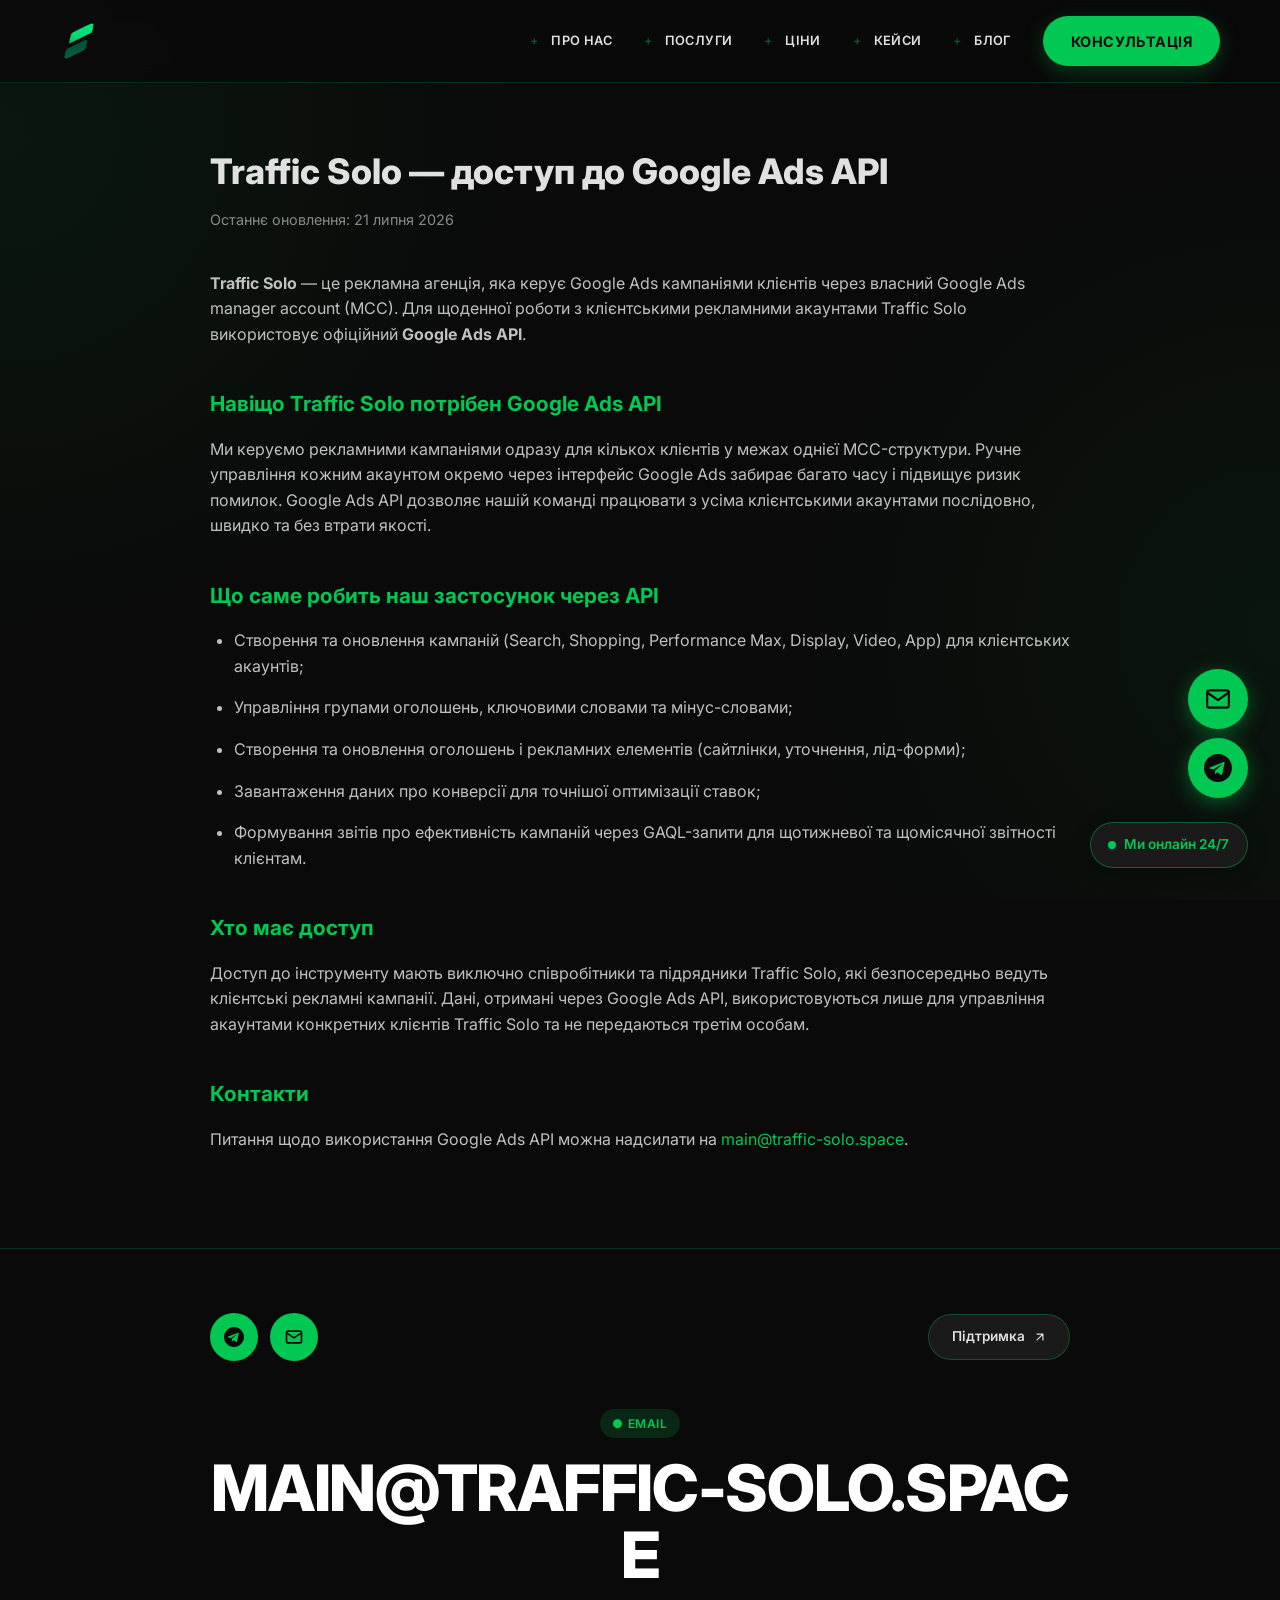
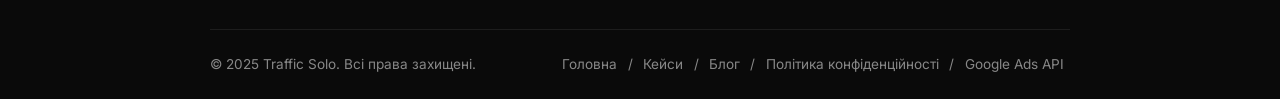
<file: api-access.html>
<!DOCTYPE html>
<html lang="uk">
<head>
    <meta charset="UTF-8">
    <meta name="viewport" content="width=device-width, initial-scale=1.0">
    <title>Traffic Solo — доступ до Google Ads API</title>
    <meta name="description" content="Traffic Solo використовує Google Ads API для автоматизованого управління рекламними кампаніями клієнтів через Google Ads MCC.">
    <link rel="icon" type="image/png" href="assets/favicon.png">
    <link rel="apple-touch-icon" href="assets/apple-touch-icon.png">
    <link href="https://fonts.googleapis.com/css2?family=Inter:wght@400;500;600;700;800&display=swap" rel="stylesheet">

    <!-- Google Tag Manager -->
    <script>(function(w,d,s,l,i){w[l]=w[l]||[];w[l].push({'gtm.start':
    new Date().getTime(),event:'gtm.js'});var f=d.getElementsByTagName(s)[0],
    j=d.createElement(s),dl=l!='dataLayer'?'&l='+l:'';j.async=true;j.src=
    'https://www.googletagmanager.com/gtm.js?id='+i+dl;f.parentNode.insertBefore(j,f);
    })(window,document,'script','dataLayer','GTM-56S8RML2');</script>
    <!-- End Google Tag Manager -->
    <style>
        * { margin: 0; padding: 0; box-sizing: border-box; }
        html { scroll-behavior: smooth; }
        body {
            font-family: 'Inter', sans-serif;
            background-color: #0a0a0a; background-image: radial-gradient(circle at 0% 15%, rgba(0, 200, 83, 0.07), transparent 35%), radial-gradient(circle at 100% 70%, rgba(0, 200, 83, 0.06), transparent 35%); background-attachment: fixed;
            color: #e0e0e0;
            line-height: 1.6;
        }
        .container { max-width: 900px; margin: 0 auto; padding: 0 20px; }
        header {
            position: sticky;
            top: 0;
            background-color: rgba(10, 10, 10, 0.95);
            backdrop-filter: blur(10px);
            z-index: 1000;
            border-bottom: 1px solid rgba(0, 200, 83, 0.2);
            padding: 1rem 0;
        }
        .header-content {
            max-width: 1200px;
            margin: 0 auto;
            padding: 0 20px;
            display: flex;
            justify-content: space-between;
            align-items: center;
        }
        .logo {
            font-size: 1.8rem;
            font-weight: 800;
            color: #00C853;
            text-decoration: none;
            letter-spacing: -1px; display: inline-flex; align-items: center; gap: 0.5rem;}
        .logo-icon { width: 2.4rem; height: 2.4rem; display: block; }
        nav { display: flex; gap: 2rem; align-items: center; }
        nav a { color: #e0e0e0; text-decoration: none; font-size: 0.8rem; font-weight: 600; text-transform: uppercase; letter-spacing: 0.03em; position: relative; padding-left: 1.3rem; }
        nav a.cta-button { padding-left: 1.75rem; }
        nav a:not(.cta-button)::before { content: '+'; position: absolute; left: 0; color: rgba(0, 200, 83, 0.5); font-weight: 400; }
        nav a:hover { color: #00C853; }
        .cta-button {
            background-color: #00C853;
            color: #0a0a0a;
            padding: 0.85rem 1.75rem;
            border-radius: 100px;
            text-decoration: none;
            font-weight: 700;
            font-size: 0.9rem;
            transition: all 0.3s ease;
            box-shadow: 0 6px 20px rgba(0, 200, 83, 0.25);
        }
        .cta-button:hover { background-color: #00E64D; transform: translateY(-2px); box-shadow: 0 10px 30px rgba(0, 200, 83, 0.4); }
        .policy { padding: 60px 0 80px; }
        .policy h1 {
            font-size: 2.2rem;
            font-weight: 800;
            margin-bottom: 0.5rem;
        }
        .policy .updated { color: #888; font-size: 0.9rem; margin-bottom: 2.5rem; }
        .policy h2 {
            font-size: 1.3rem;
            color: #00C853;
            margin: 2.5rem 0 1rem;
        }
        .policy p, .policy li { color: #c0c0c0; margin-bottom: 1rem; }
        .policy ul { padding-left: 1.5rem; margin-bottom: 1rem; }
        .policy a { color: #00C853; text-decoration: none; }
        .policy a:hover { text-decoration: underline; }
        footer {
            background-color: #0a0a0a;
            border-top: 1px solid rgba(0, 200, 83, 0.2);
            padding: 2rem 0;
            text-align: center;
            color: #888;
        }
        footer a { color: #888; text-decoration: none; }

        .site-footer { background-color: #0a0a0a; border-top: 1px solid rgba(0, 200, 83, 0.2); padding: 4rem 0 0; }
        .footer-top { display: flex; justify-content: space-between; align-items: center; flex-wrap: wrap; gap: 1.5rem; margin-bottom: 3rem; }
        .footer-socials { display: flex; gap: 0.75rem; }
        .footer-icon { width: 48px; height: 48px; border-radius: 50%; background-color: #00C853; color: #0a0a0a; display: flex; align-items: center; justify-content: center; text-decoration: none; transition: all 0.3s ease; }
        .footer-icon:hover { background-color: #00E64D; transform: translateY(-3px); }
        .footer-support-btn { display: inline-flex; align-items: center; gap: 0.5rem; padding: 0.7rem 1.4rem; border-radius: 100px; background-color: #1a1a1a; border: 1px solid rgba(0, 200, 83, 0.3); color: #e0e0e0; text-decoration: none; font-size: 0.85rem; font-weight: 600; transition: all 0.3s ease; }
        .footer-support-btn:hover { border-color: #00C853; color: #00C853; }
        .footer-email-tag { display: inline-block; font-size: 0.75rem; font-weight: 600; text-transform: uppercase; letter-spacing: 0.05em; background-color: rgba(0, 200, 83, 0.15); color: #00C853; padding: 0.3rem 0.8rem; border-radius: 100px; margin-bottom: 1rem; }
        .footer-email { display: block; text-decoration: none; color: #fff; font-weight: 800; line-height: 1.05; font-size: clamp(1.6rem, 6vw, 4rem); letter-spacing: -0.02em; word-break: break-all; margin-bottom: 2.5rem; transition: color 0.3s ease; }
        .footer-email:hover { color: #00C853; }
        .footer-bottom { display: flex; justify-content: space-between; align-items: center; flex-wrap: wrap; gap: 1rem; border-top: 1px solid rgba(255, 255, 255, 0.08); padding: 1.5rem 0; color: #888; font-size: 0.85rem; }
        .footer-links a { color: #888; text-decoration: none; margin: 0 0.4rem; }
        .footer-links a:hover { color: #00C853; }
        @media (max-width: 600px) {
            .footer-bottom { flex-direction: column; text-align: center; }
        }

        @keyframes pulse {
            0%, 100% { opacity: 1; }
            50% { opacity: 0.7; }
        }

        .floating-cta {
            position: fixed;
            bottom: 6.4rem;
            right: 2rem;
            width: 60px;
            height: 60px;
            background-color: #00C853;
            border-radius: 50%;
            display: flex;
            align-items: center;
            justify-content: center;
            color: #0a0a0a;
            cursor: pointer;
            z-index: 999;
            text-decoration: none;
            transition: all 0.3s ease;
            box-shadow: 0 5px 20px rgba(0, 200, 83, 0.4);
            animation: pulse 2s infinite;
        }

        .floating-cta:hover {
            background-color: #00E64D;
            transform: scale(1.1);
        }

        .floating-envelope-cta {
            position: fixed;
            bottom: 10.7rem;
            right: 2rem;
            width: 60px;
            height: 60px;
            background-color: #00C853;
            border-radius: 50%;
            display: flex;
            align-items: center;
            justify-content: center;
            color: #0a0a0a;
            cursor: pointer;
            z-index: 999;
            text-decoration: none;
            border: none;
            transition: all 0.3s ease;
            box-shadow: 0 5px 20px rgba(0, 200, 83, 0.4);
        }

        .floating-envelope-cta:hover {
            background-color: #00E64D;
            transform: scale(1.1);
        }

        @media (max-width: 768px) {
            .floating-cta {
                width: 55px;
                height: 55px;
                bottom: 5.9rem;
                right: 1.5rem;
            }
            .floating-envelope-cta {
                width: 55px;
                height: 55px;
                bottom: 9.8rem;
                right: 1.5rem;
            }
        }

        .floating-ai-cta {
            position: fixed;
            bottom: 2rem;
            right: 2rem;
            display: flex;
            align-items: center;
            gap: 0.5rem;
            padding: 0.7rem 1.1rem;
            background-color: #1a1a1a;
            border: 1px solid rgba(0, 200, 83, 0.4);
            border-radius: 30px;
            color: #00C853;
            font-weight: 600;
            font-size: 0.85rem;
            text-decoration: none;
            white-space: nowrap;
            z-index: 999;
            box-shadow: 0 5px 20px rgba(0, 0, 0, 0.3);
            transition: all 0.3s ease;
        }

        .floating-ai-cta:hover {
            background-color: #222;
            border-color: #00C853;
            transform: translateY(-2px);
        }

        .floating-ai-dot {
            width: 8px;
            height: 8px;
            border-radius: 50%;
            background-color: #00C853;
            flex-shrink: 0;
            animation: pulse 2s infinite;
        }

        @media (max-width: 768px) {
            .floating-ai-cta {
                bottom: 1.5rem;
                right: 1.5rem;
                font-size: 0.78rem;
                padding: 0.6rem 0.9rem;
            }
        }
    </style>
</head>
<body>
    <!-- Google Tag Manager (noscript) -->
    <noscript><iframe src="https://www.googletagmanager.com/ns.html?id=GTM-56S8RML2"
    height="0" width="0" style="display:none;visibility:hidden"></iframe></noscript>
    <!-- End Google Tag Manager (noscript) -->

    <header>
        <div class="header-content">
            <a href="/" class="logo" aria-label="Traffic Solo"><img src="assets/logo-mark.png" alt="" class="logo-icon"></a>
            <nav>
                <a href="/#about">Про нас</a>
                <a href="/#services">Послуги</a>
                <a href="pricing">Ціни</a>
                <a href="cases">Кейси</a>
                <a href="blog">Блог</a>
                <a href="#" class="cta-button js-open-consult">Консультація</a>
            </nav>
        </div>
    </header>

    <section class="policy">
        <div class="container">
            <h1>Traffic Solo — доступ до Google Ads API</h1>
            <p class="updated">Останнє оновлення: 21 липня 2026</p>

            <p><strong>Traffic Solo</strong> — це рекламна агенція, яка керує Google Ads кампаніями клієнтів через власний Google Ads manager account (MCC). Для щоденної роботи з клієнтськими рекламними акаунтами Traffic Solo використовує офіційний <strong>Google Ads API</strong>.</p>

            <h2>Навіщо Traffic Solo потрібен Google Ads API</h2>
            <p>Ми керуємо рекламними кампаніями одразу для кількох клієнтів у межах однієї MCC-структури. Ручне управління кожним акаунтом окремо через інтерфейс Google Ads забирає багато часу і підвищує ризик помилок. Google Ads API дозволяє нашій команді працювати з усіма клієнтськими акаунтами послідовно, швидко та без втрати якості.</p>

            <h2>Що саме робить наш застосунок через API</h2>
            <ul>
                <li>Створення та оновлення кампаній (Search, Shopping, Performance Max, Display, Video, App) для клієнтських акаунтів;</li>
                <li>Управління групами оголошень, ключовими словами та мінус-словами;</li>
                <li>Створення та оновлення оголошень і рекламних елементів (сайтлінки, уточнення, лід-форми);</li>
                <li>Завантаження даних про конверсії для точнішої оптимізації ставок;</li>
                <li>Формування звітів про ефективність кампаній через GAQL-запити для щотижневої та щомісячної звітності клієнтам.</li>
            </ul>

            <h2>Хто має доступ</h2>
            <p>Доступ до інструменту мають виключно співробітники та підрядники Traffic Solo, які безпосередньо ведуть клієнтські рекламні кампанії. Дані, отримані через Google Ads API, використовуються лише для управління акаунтами конкретних клієнтів Traffic Solo та не передаються третім особам.</p>

            <h2>Контакти</h2>
            <p>Питання щодо використання Google Ads API можна надсилати на <a href="mailto:main@traffic-solo.space">main@traffic-solo.space</a>.</p>
        </div>
    </section>

    <footer class="site-footer">
        <div class="container">
            <div class="footer-top">
                <div class="footer-socials">
                    <a href="https://t.me/traffic_solo_space" class="footer-icon" target="_blank" title="Telegram"><svg width="20" height="20" viewBox="0 0 240 240" fill="currentColor"><path d="M120 0C53.7 0 0 53.7 0 120s53.7 120 120 120 120-53.7 120-120S186.3 0 120 0zm55.4 80.3l-19.7 92.9c-1.5 6.6-5.4 8.2-10.9 5.1l-30.2-22.3-14.6 14c-1.6 1.6-3 3-6.1 3l2.2-30.9 56.3-50.9c2.4-2.2-.5-3.4-3.7-1.2l-69.6 43.8-30-9.4c-6.5-2-6.6-6.5 1.4-9.6l117.4-45.2c5.4-2 10.2 1.3 8.5 9.7z"/></svg></a>
                    <a href="mailto:main@traffic-solo.space" class="footer-icon" title="Email"><svg width="20" height="20" viewBox="0 0 24 24" fill="none" stroke="currentColor" stroke-width="2" stroke-linecap="round" stroke-linejoin="round"><rect x="3" y="5" width="18" height="14" rx="2"/><path d="M3 7l9 6 9-6"/></svg></a>
                </div>
                <a href="#" class="footer-support-btn js-open-consult">Підтримка <svg width="14" height="14" viewBox="0 0 24 24" fill="none" stroke="currentColor" stroke-width="2" stroke-linecap="round" stroke-linejoin="round"><path d="M7 17 17 7M7 7h10v10"/></svg></a>
            </div>
            <div class="footer-email-tag">&#9679; Email</div>
            <a href="mailto:main@traffic-solo.space" class="footer-email">MAIN@TRAFFIC-SOLO.SPACE</a>
            <div class="footer-bottom">
                <span>&copy; 2025 Traffic Solo. Всі права захищені.</span>
                <div class="footer-links">
                    <a href="/">Головна</a> / <a href="cases">Кейси</a> / <a href="blog">Блог</a> / <a href="privacy-policy">Політика конфіденційності</a> / <a href="api-access">Google Ads API</a>
                </div>
            </div>
        </div>
    </footer>
    <!-- Floating CTA Button -->
    <a href="https://t.me/traffic_solo_leads_bot" class="floating-ai-cta" target="_blank" title="AI-асистент у Telegram"><span class="floating-ai-dot"></span>Ми онлайн 24/7</a>

    <a href="https://t.me/traffic_solo_space" class="floating-cta" target="_blank" title="Telegram"><svg width="28" height="28" viewBox="0 0 240 240" fill="currentColor"><path d="M120 0C53.7 0 0 53.7 0 120s53.7 120 120 120 120-53.7 120-120S186.3 0 120 0zm55.4 80.3l-19.7 92.9c-1.5 6.6-5.4 8.2-10.9 5.1l-30.2-22.3-14.6 14c-1.6 1.6-3 3-6.1 3l2.2-30.9 56.3-50.9c2.4-2.2-.5-3.4-3.7-1.2l-69.6 43.8-30-9.4c-6.5-2-6.6-6.5 1.4-9.6l117.4-45.2c5.4-2 10.2 1.3 8.5 9.7z"/></svg></a>
    <a href="javascript:void(0)" class="floating-envelope-cta js-open-consult" title="Залишити заявку"><svg width="26" height="26" viewBox="0 0 24 24" fill="none" stroke="currentColor" stroke-width="2" stroke-linecap="round" stroke-linejoin="round"><path d="M4 4h16c1.1 0 2 .9 2 2v12c0 1.1-.9 2-2 2H4c-1.1 0-2-.9-2-2V6c0-1.1.9-2 2-2z"></path><polyline points="22,6 12,13 2,6"></polyline></svg></a>

    <script src="assets/consult-modal.js"></script>
    <script src="assets/mobile-nav.js?v=2"></script>
</body>
</html>
</file>
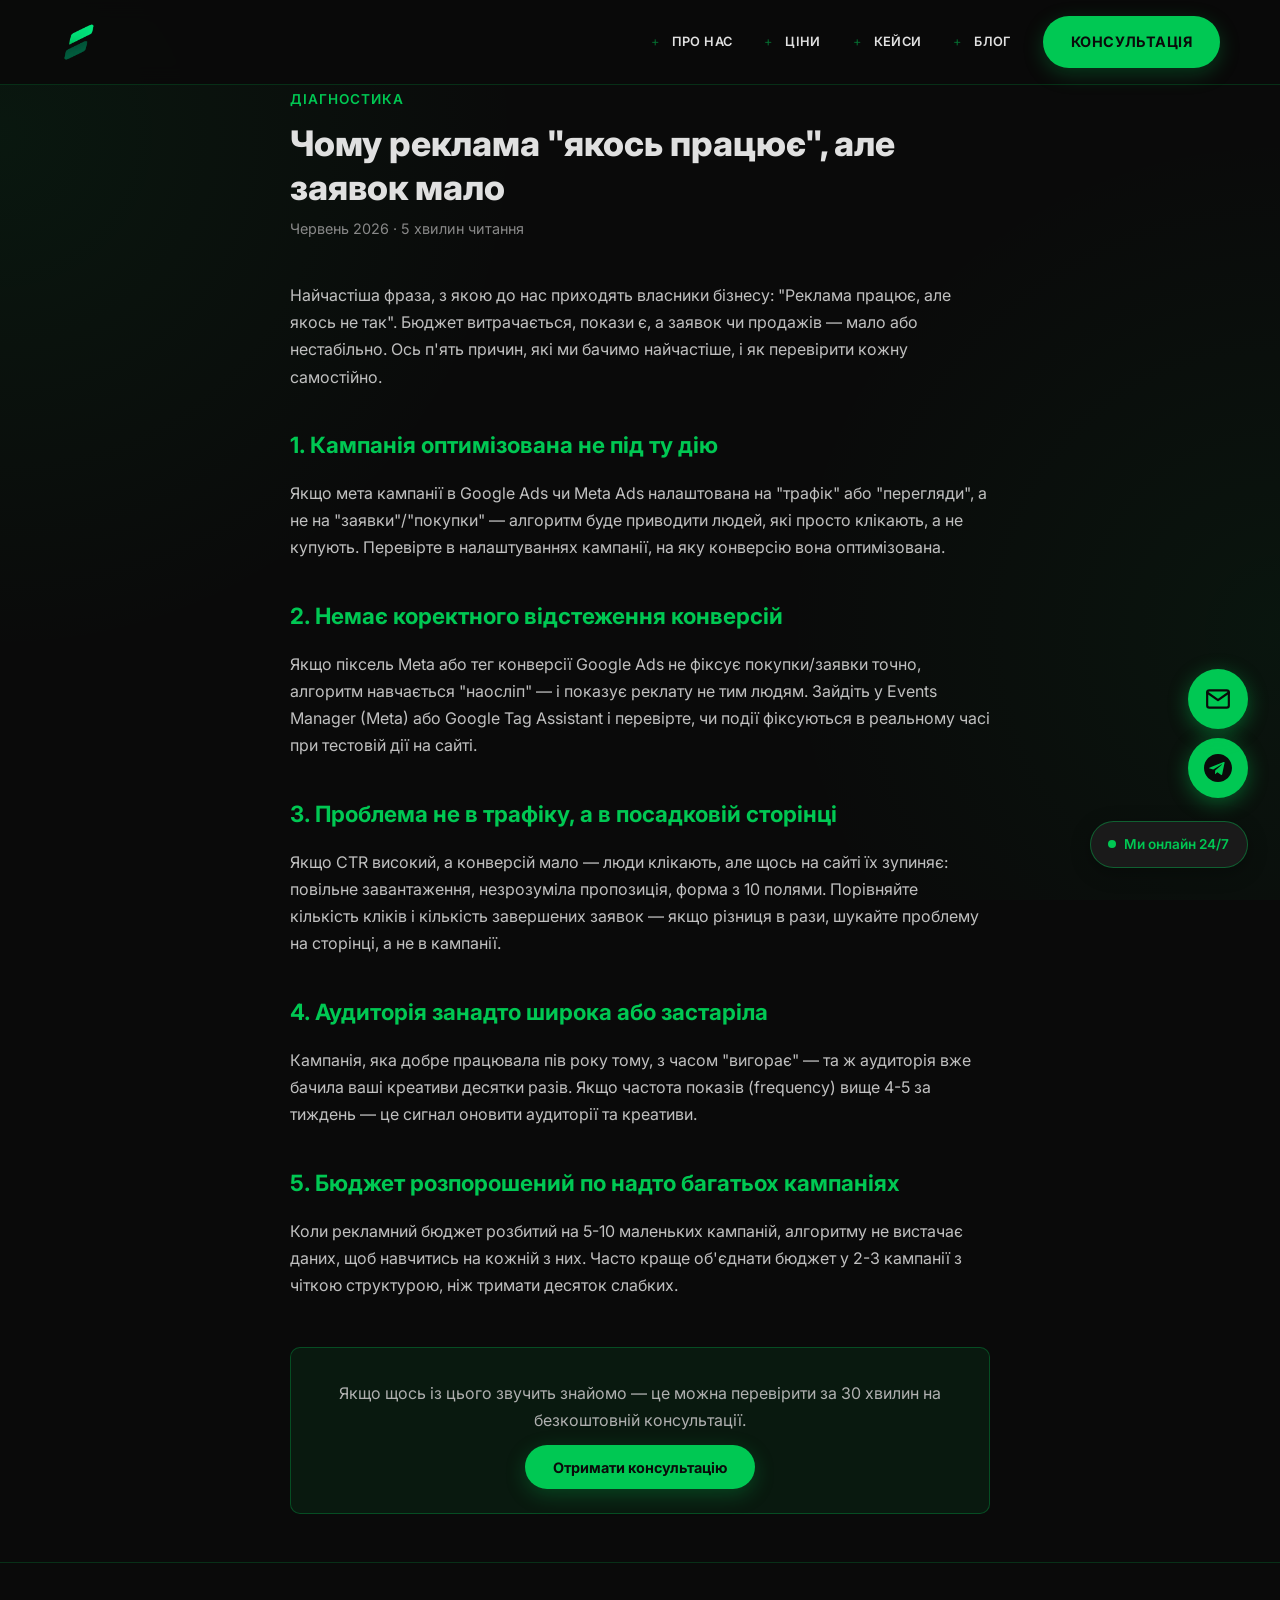
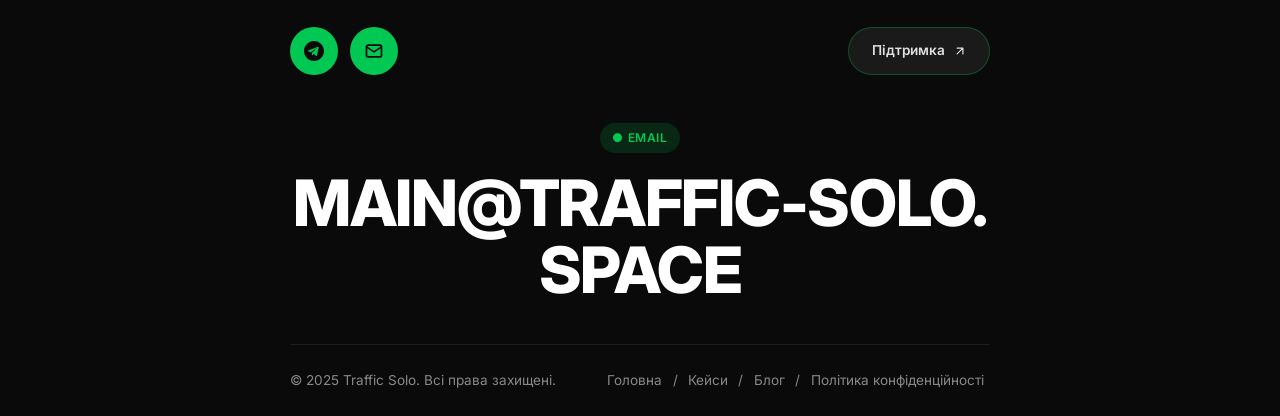
<file: blog-reklama-ne-prinosit-zayavok.html>
<!DOCTYPE html>
<html lang="uk">
<head>
    <meta charset="UTF-8">
    <meta name="viewport" content="width=device-width, initial-scale=1.0">
    <title>Чому реклама "якось працює", але заявок мало | Traffic Solo</title>
    <meta name="description" content="П'ять причин, через які реклама в Google Ads та Meta Ads витрачає бюджет, але не приносить заявок — і як це перевірити самостійно.">
    <link rel="icon" type="image/png" href="assets/favicon.png">
    <link rel="apple-touch-icon" href="assets/apple-touch-icon.png">
    <link href="https://fonts.googleapis.com/css2?family=Inter:wght@400;500;600;700;800&display=swap" rel="stylesheet">
    <script>(function(w,d,s,l,i){w[l]=w[l]||[];w[l].push({'gtm.start':
    new Date().getTime(),event:'gtm.js'});var f=d.getElementsByTagName(s)[0],
    j=d.createElement(s),dl=l!='dataLayer'?'&l='+l:'';j.async=true;j.src=
    'https://www.googletagmanager.com/gtm.js?id='+i+dl;f.parentNode.insertBefore(j,f);
    })(window,document,'script','dataLayer','GTM-56S8RML2');</script>
    <style>
        * { margin: 0; padding: 0; box-sizing: border-box; }
        body { font-family: 'Inter', sans-serif; background-color: #0a0a0a; background-image: radial-gradient(circle at 0% 15%, rgba(0, 200, 83, 0.07), transparent 35%), radial-gradient(circle at 100% 70%, rgba(0, 200, 83, 0.06), transparent 35%); background-attachment: fixed; color: #e0e0e0; line-height: 1.7; }
        .container { max-width: 740px; margin: 0 auto; padding: 0 20px; }
        header {
            position: sticky; top: 0;
            background-color: rgba(10, 10, 10, 0.95);
            backdrop-filter: blur(10px);
            border-bottom: 1px solid rgba(0, 200, 83, 0.2);
            padding: 1rem 0;
        }
        .header-content { max-width: 1200px; margin: 0 auto; padding: 0 20px; display: flex; justify-content: space-between; align-items: center; }
        .logo { font-size: 1.8rem; font-weight: 800; color: #00C853; text-decoration: none; letter-spacing: -1px; display: inline-flex; align-items: center; gap: 0.5rem;}
        .logo-icon { width: 2.4rem; height: 2.4rem; display: block; }
        nav { display: flex; gap: 2rem; align-items: center; }
        nav a { color: #e0e0e0; text-decoration: none; font-size: 0.8rem; font-weight: 600; text-transform: uppercase; letter-spacing: 0.03em; position: relative; padding-left: 1.3rem; }
        nav a.cta-button { padding-left: 1.75rem; }
        nav a:not(.cta-button)::before { content: '+'; position: absolute; left: 0; color: rgba(0, 200, 83, 0.5); font-weight: 400; }
        nav a:hover { color: #00C853; }
        .cta-button { background-color: #00C853; color: #0a0a0a; padding: 0.85rem 1.75rem; border-radius: 100px; text-decoration: none; font-weight: 700; font-size: 0.9rem; transition: all 0.3s ease; box-shadow: 0 6px 20px rgba(0, 200, 83, 0.25); }
        .cta-button:hover { background-color: #00E64D; transform: translateY(-2px); box-shadow: 0 10px 30px rgba(0, 200, 83, 0.4); }
        article { padding: 60px 0 30px; }
        .post-tag { color: #00C853; font-weight: 600; font-size: 0.85rem; text-transform: uppercase; letter-spacing: 1px; }
        h1 { font-size: 2.2rem; font-weight: 800; margin: 0.6rem 0 0.5rem; line-height: 1.25; }
        .post-meta { color: #888; font-size: 0.9rem; margin-bottom: 2.5rem; }
        h2 { font-size: 1.4rem; color: #00C853; margin: 2.2rem 0 1rem; }
        p { color: #c0c0c0; margin-bottom: 1.1rem; }
        ul { padding-left: 1.4rem; margin-bottom: 1.1rem; color: #c0c0c0; }
        li { margin-bottom: 0.6rem; }
        strong { color: #e0e0e0; }
        .cta-box {
            background-color: rgba(0, 200, 83, 0.08); border: 1px solid rgba(0, 200, 83, 0.3);
            border-radius: 10px; padding: 2rem; text-align: center; margin: 3rem 0;
        }
        .cta-box p { color: #b0b0b0; margin-bottom: 1.2rem; }
        footer { background-color: #0a0a0a; border-top: 1px solid rgba(0, 200, 83, 0.2); padding: 2rem 0; text-align: center; color: #888; margin-top: 40px; }
        footer a { color: #888; text-decoration: none; }
        @media (max-width: 768px) { h1 { font-size: 1.6rem; } }

        @keyframes pulse {
            0%, 100% { opacity: 1; }
            50% { opacity: 0.7; }
        }

        .floating-cta {
            position: fixed;
            bottom: 6.4rem;
            right: 2rem;
            width: 60px;
            height: 60px;
            background-color: #00C853;
            border-radius: 50%;
            display: flex;
            align-items: center;
            justify-content: center;
            color: #0a0a0a;
            cursor: pointer;
            z-index: 999;
            text-decoration: none;
            transition: all 0.3s ease;
            box-shadow: 0 5px 20px rgba(0, 200, 83, 0.4);
            animation: pulse 2s infinite;
        }

        .floating-cta:hover {
            background-color: #00E64D;
            transform: scale(1.1);
        }

        .floating-envelope-cta {
            position: fixed;
            bottom: 10.7rem;
            right: 2rem;
            width: 60px;
            height: 60px;
            background-color: #00C853;
            border-radius: 50%;
            display: flex;
            align-items: center;
            justify-content: center;
            color: #0a0a0a;
            cursor: pointer;
            z-index: 999;
            text-decoration: none;
            border: none;
            transition: all 0.3s ease;
            box-shadow: 0 5px 20px rgba(0, 200, 83, 0.4);
        }

        .floating-envelope-cta:hover {
            background-color: #00E64D;
            transform: scale(1.1);
        }

        @media (max-width: 768px) {
            .floating-cta {
                width: 55px;
                height: 55px;
                bottom: 5.9rem;
                right: 1.5rem;
            }
        }

        .floating-ai-cta {
            position: fixed;
            bottom: 2rem;
            right: 2rem;
            display: flex;
            align-items: center;
            gap: 0.5rem;
            padding: 0.7rem 1.1rem;
            background-color: #1a1a1a;
            border: 1px solid rgba(0, 200, 83, 0.4);
            border-radius: 30px;
            color: #00C853;
            font-weight: 600;
            font-size: 0.85rem;
            text-decoration: none;
            white-space: nowrap;
            z-index: 999;
            box-shadow: 0 5px 20px rgba(0, 0, 0, 0.3);
            transition: all 0.3s ease;
        }

        .floating-ai-cta:hover {
            background-color: #222;
            border-color: #00C853;
            transform: translateY(-2px);
        }

        .floating-ai-dot {
            width: 8px;
            height: 8px;
            border-radius: 50%;
            background-color: #00C853;
            flex-shrink: 0;
            animation: pulse 2s infinite;
        }

        @media (max-width: 768px) {
            .floating-ai-cta {
                bottom: 1.5rem;
                right: 1.5rem;
                font-size: 0.78rem;
                padding: 0.6rem 0.9rem;
            }
        }

        .site-footer { background-color: #0a0a0a; border-top: 1px solid rgba(0, 200, 83, 0.2); padding: 4rem 0 0; }
        .footer-top { display: flex; justify-content: space-between; align-items: center; flex-wrap: wrap; gap: 1.5rem; margin-bottom: 3rem; }
        .footer-socials { display: flex; gap: 0.75rem; }
        .footer-icon { width: 48px; height: 48px; border-radius: 50%; background-color: #00C853; color: #0a0a0a; display: flex; align-items: center; justify-content: center; text-decoration: none; transition: all 0.3s ease; }
        .footer-icon:hover { background-color: #00E64D; transform: translateY(-3px); }
        .footer-support-btn { display: inline-flex; align-items: center; gap: 0.5rem; padding: 0.7rem 1.4rem; border-radius: 100px; background-color: #1a1a1a; border: 1px solid rgba(0, 200, 83, 0.3); color: #e0e0e0; text-decoration: none; font-size: 0.85rem; font-weight: 600; transition: all 0.3s ease; }
        .footer-support-btn:hover { border-color: #00C853; color: #00C853; }
        .footer-email-tag { display: inline-block; font-size: 0.75rem; font-weight: 600; text-transform: uppercase; letter-spacing: 0.05em; background-color: rgba(0, 200, 83, 0.15); color: #00C853; padding: 0.3rem 0.8rem; border-radius: 100px; margin-bottom: 1rem; }
        .footer-email { display: block; text-decoration: none; color: #fff; font-weight: 800; line-height: 1.05; font-size: clamp(1.6rem, 6vw, 4rem); letter-spacing: -0.02em; word-break: break-all; margin-bottom: 2.5rem; transition: color 0.3s ease; }
        .footer-email:hover { color: #00C853; }
        .footer-bottom { display: flex; justify-content: space-between; align-items: center; flex-wrap: wrap; gap: 1rem; border-top: 1px solid rgba(255, 255, 255, 0.08); padding: 1.5rem 0; color: #888; font-size: 0.85rem; }
        .footer-links a { color: #888; text-decoration: none; margin: 0 0.4rem; }
        .footer-links a:hover { color: #00C853; }
        @media (max-width: 600px) {
            .footer-bottom { flex-direction: column; text-align: center; }
        }
    
        @media (max-width: 768px) {
            .floating-envelope-cta {
                width: 55px;
                height: 55px;
                bottom: 9.8rem;
                right: 1.5rem;
            }
        }
    </style>
</head>
<body>
    <noscript><iframe src="https://www.googletagmanager.com/ns.html?id=GTM-56S8RML2" height="0" width="0" style="display:none;visibility:hidden"></iframe></noscript>

    <header>
        <div class="header-content">
            <a href="/" class="logo" aria-label="Traffic Solo"><img src="assets/logo-mark.png" alt="" class="logo-icon"></a>
            <nav>
                <a href="/#about">Про нас</a>
                <a href="pricing">Ціни</a>
                <a href="cases">Кейси</a>
                <a href="blog">Блог</a>
                <a href="#" class="cta-button js-open-consult">Консультація</a>
            </nav>
        </div>
    </header>

    <article class="container">
        <span class="post-tag">Діагностика</span>
        <h1>Чому реклама "якось працює", але заявок мало</h1>
        <p class="post-meta">Червень 2026 · 5 хвилин читання</p>

        <p>Найчастіша фраза, з якою до нас приходять власники бізнесу: "Реклама працює, але якось не так". Бюджет витрачається, покази є, а заявок чи продажів — мало або нестабільно. Ось п'ять причин, які ми бачимо найчастіше, і як перевірити кожну самостійно.</p>

        <h2>1. Кампанія оптимізована не під ту дію</h2>
        <p>Якщо мета кампанії в Google Ads чи Meta Ads налаштована на "трафік" або "перегляди", а не на "заявки"/"покупки" — алгоритм буде приводити людей, які просто клікають, а не купують. Перевірте в налаштуваннях кампанії, на яку конверсію вона оптимізована.</p>

        <h2>2. Немає коректного відстеження конверсій</h2>
        <p>Якщо піксель Meta або тег конверсії Google Ads не фіксує покупки/заявки точно, алгоритм навчається "наосліп" — і показує реклату не тим людям. Зайдіть у Events Manager (Meta) або Google Tag Assistant і перевірте, чи події фіксуються в реальному часі при тестовій дії на сайті.</p>

        <h2>3. Проблема не в трафіку, а в посадковій сторінці</h2>
        <p>Якщо CTR високий, а конверсій мало — люди клікають, але щось на сайті їх зупиняє: повільне завантаження, незрозуміла пропозиція, форма з 10 полями. Порівняйте кількість кліків і кількість завершених заявок — якщо різниця в рази, шукайте проблему на сторінці, а не в кампанії.</p>

        <h2>4. Аудиторія занадто широка або застаріла</h2>
        <p>Кампанія, яка добре працювала пів року тому, з часом "вигорає" — та ж аудиторія вже бачила ваші креативи десятки разів. Якщо частота показів (frequency) вище 4-5 за тиждень — це сигнал оновити аудиторії та креативи.</p>

        <h2>5. Бюджет розпорошений по надто багатьох кампаніях</h2>
        <p>Коли рекламний бюджет розбитий на 5-10 маленьких кампаній, алгоритму не вистачає даних, щоб навчитись на кожній з них. Часто краще об'єднати бюджет у 2-3 кампанії з чіткою структурою, ніж тримати десяток слабких.</p>

        <div class="cta-box">
            <p>Якщо щось із цього звучить знайомо — це можна перевірити за 30 хвилин на безкоштовній консультації.</p>
            <a href="#" class="cta-button js-open-consult">Отримати консультацію</a>
        </div>
    </article>

    <footer class="site-footer">
        <div class="container">
            <div class="footer-top">
                <div class="footer-socials">
                    <a href="https://t.me/traffic_solo_space" class="footer-icon" target="_blank" title="Telegram"><svg width="20" height="20" viewBox="0 0 240 240" fill="currentColor"><path d="M120 0C53.7 0 0 53.7 0 120s53.7 120 120 120 120-53.7 120-120S186.3 0 120 0zm55.4 80.3l-19.7 92.9c-1.5 6.6-5.4 8.2-10.9 5.1l-30.2-22.3-14.6 14c-1.6 1.6-3 3-6.1 3l2.2-30.9 56.3-50.9c2.4-2.2-.5-3.4-3.7-1.2l-69.6 43.8-30-9.4c-6.5-2-6.6-6.5 1.4-9.6l117.4-45.2c5.4-2 10.2 1.3 8.5 9.7z"/></svg></a>
                    <a href="mailto:main@traffic-solo.space" class="footer-icon" title="Email"><svg width="20" height="20" viewBox="0 0 24 24" fill="none" stroke="currentColor" stroke-width="2" stroke-linecap="round" stroke-linejoin="round"><rect x="3" y="5" width="18" height="14" rx="2"/><path d="M3 7l9 6 9-6"/></svg></a>
                </div>
                <a href="#" class="footer-support-btn js-open-consult">Підтримка <svg width="14" height="14" viewBox="0 0 24 24" fill="none" stroke="currentColor" stroke-width="2" stroke-linecap="round" stroke-linejoin="round"><path d="M7 17 17 7M7 7h10v10"/></svg></a>
            </div>
            <div class="footer-email-tag">&#9679; Email</div>
            <a href="mailto:main@traffic-solo.space" class="footer-email">MAIN@TRAFFIC-SOLO.SPACE</a>
            <div class="footer-bottom">
                <span>&copy; 2025 Traffic Solo. Всі права захищені.</span>
                <div class="footer-links">
                    <a href="/">Головна</a> / <a href="cases">Кейси</a> / <a href="blog">Блог</a> / <a href="privacy-policy">Політика конфіденційності</a>
                </div>
            </div>
        </div>
    </footer>
    <!-- Floating CTA Button -->
    <a href="https://t.me/traffic_solo_leads_bot" class="floating-ai-cta" target="_blank" title="AI-асистент у Telegram"><span class="floating-ai-dot"></span>Ми онлайн 24/7</a>

    <a href="https://t.me/traffic_solo_space" class="floating-cta" target="_blank" title="Telegram"><svg width="28" height="28" viewBox="0 0 240 240" fill="currentColor"><path d="M120 0C53.7 0 0 53.7 0 120s53.7 120 120 120 120-53.7 120-120S186.3 0 120 0zm55.4 80.3l-19.7 92.9c-1.5 6.6-5.4 8.2-10.9 5.1l-30.2-22.3-14.6 14c-1.6 1.6-3 3-6.1 3l2.2-30.9 56.3-50.9c2.4-2.2-.5-3.4-3.7-1.2l-69.6 43.8-30-9.4c-6.5-2-6.6-6.5 1.4-9.6l117.4-45.2c5.4-2 10.2 1.3 8.5 9.7z"/></svg></a>
    <a href="javascript:void(0)" class="floating-envelope-cta js-open-consult" title="Залишити заявку"><svg width="26" height="26" viewBox="0 0 24 24" fill="none" stroke="currentColor" stroke-width="2" stroke-linecap="round" stroke-linejoin="round"><path d="M4 4h16c1.1 0 2 .9 2 2v12c0 1.1-.9 2-2 2H4c-1.1 0-2-.9-2-2V6c0-1.1.9-2 2-2z"></path><polyline points="22,6 12,13 2,6"></polyline></svg></a>

    <script src="assets/consult-modal.js"></script>
    <script src="assets/mobile-nav.js?v=2"></script>
</body>
</html>
</file>
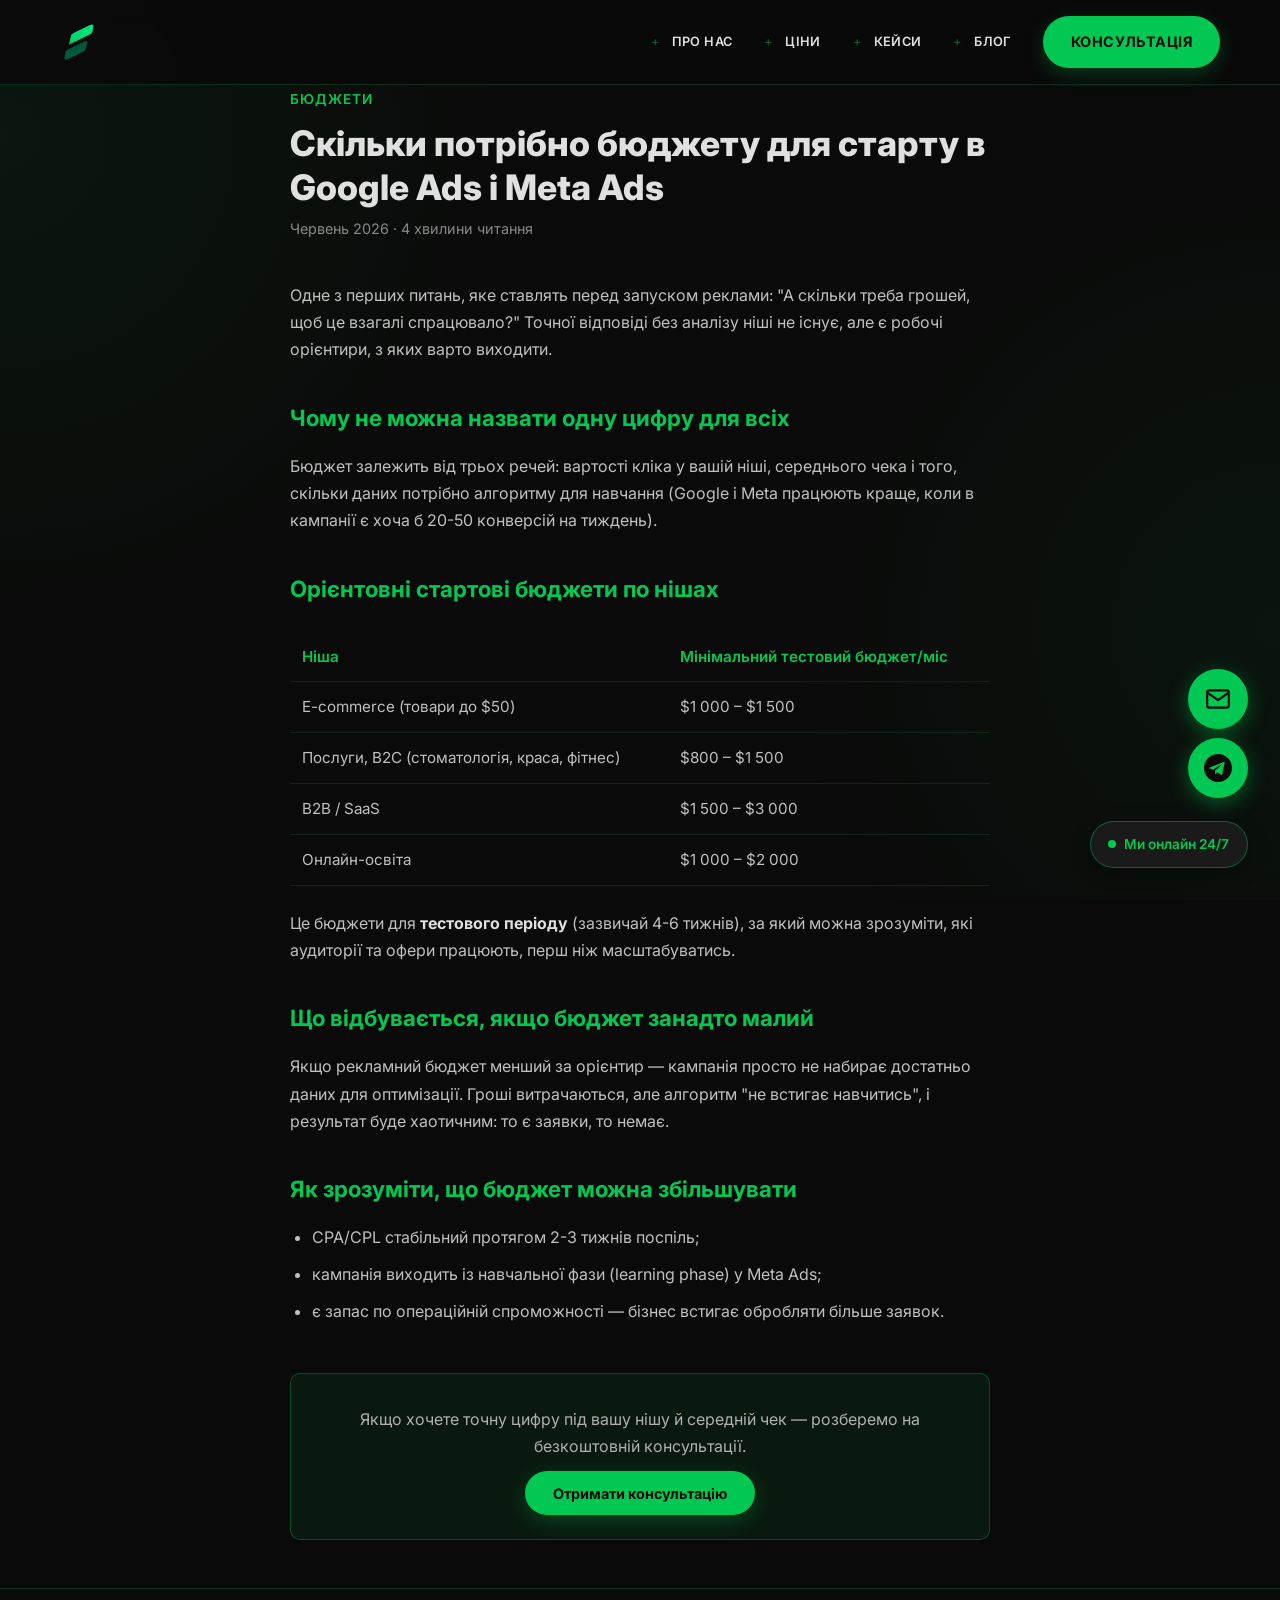
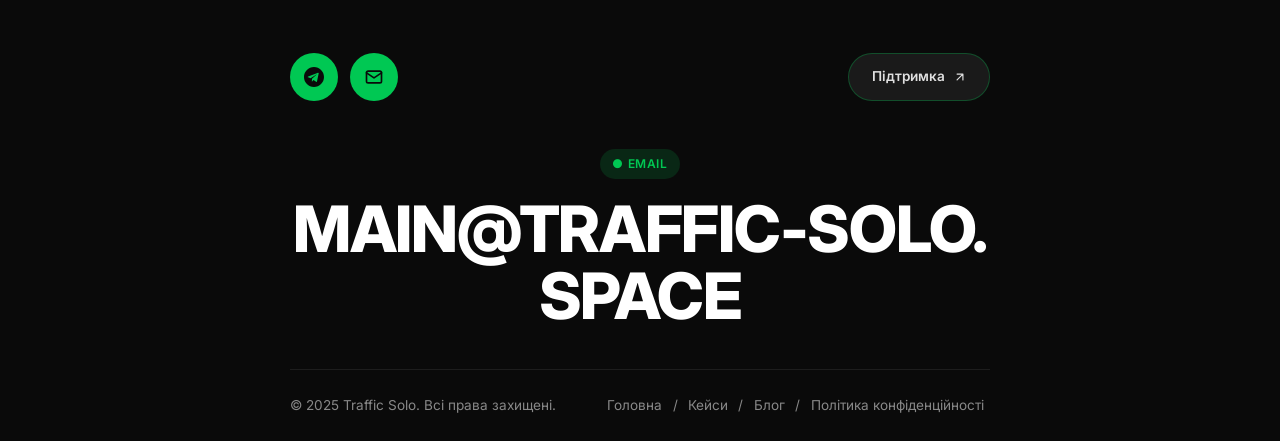
<file: blog-skilky-byudzhetu-na-reklamu.html>
<!DOCTYPE html>
<html lang="uk">
<head>
    <meta charset="UTF-8">
    <meta name="viewport" content="width=device-width, initial-scale=1.0">
    <title>Скільки потрібно бюджету для старту в Google Ads і Meta Ads | Traffic Solo</title>
    <meta name="description" content="Реальні орієнтири мінімальних бюджетів для тестування реклами в Google Ads та Meta Ads залежно від ніші та середнього чека.">
    <link rel="icon" type="image/png" href="assets/favicon.png">
    <link rel="apple-touch-icon" href="assets/apple-touch-icon.png">
    <link href="https://fonts.googleapis.com/css2?family=Inter:wght@400;500;600;700;800&display=swap" rel="stylesheet">
    <script>(function(w,d,s,l,i){w[l]=w[l]||[];w[l].push({'gtm.start':
    new Date().getTime(),event:'gtm.js'});var f=d.getElementsByTagName(s)[0],
    j=d.createElement(s),dl=l!='dataLayer'?'&l='+l:'';j.async=true;j.src=
    'https://www.googletagmanager.com/gtm.js?id='+i+dl;f.parentNode.insertBefore(j,f);
    })(window,document,'script','dataLayer','GTM-56S8RML2');</script>
    <style>
        * { margin: 0; padding: 0; box-sizing: border-box; }
        body { font-family: 'Inter', sans-serif; background-color: #0a0a0a; background-image: radial-gradient(circle at 0% 15%, rgba(0, 200, 83, 0.07), transparent 35%), radial-gradient(circle at 100% 70%, rgba(0, 200, 83, 0.06), transparent 35%); background-attachment: fixed; color: #e0e0e0; line-height: 1.7; }
        .container { max-width: 740px; margin: 0 auto; padding: 0 20px; }
        header {
            position: sticky; top: 0;
            background-color: rgba(10, 10, 10, 0.95);
            backdrop-filter: blur(10px);
            border-bottom: 1px solid rgba(0, 200, 83, 0.2);
            padding: 1rem 0;
        }
        .header-content { max-width: 1200px; margin: 0 auto; padding: 0 20px; display: flex; justify-content: space-between; align-items: center; }
        .logo { font-size: 1.8rem; font-weight: 800; color: #00C853; text-decoration: none; letter-spacing: -1px; display: inline-flex; align-items: center; gap: 0.5rem;}
        .logo-icon { width: 2.4rem; height: 2.4rem; display: block; }
        nav { display: flex; gap: 2rem; align-items: center; }
        nav a { color: #e0e0e0; text-decoration: none; font-size: 0.8rem; font-weight: 600; text-transform: uppercase; letter-spacing: 0.03em; position: relative; padding-left: 1.3rem; }
        nav a.cta-button { padding-left: 1.75rem; }
        nav a:not(.cta-button)::before { content: '+'; position: absolute; left: 0; color: rgba(0, 200, 83, 0.5); font-weight: 400; }
        nav a:hover { color: #00C853; }
        .cta-button { background-color: #00C853; color: #0a0a0a; padding: 0.85rem 1.75rem; border-radius: 100px; text-decoration: none; font-weight: 700; font-size: 0.9rem; transition: all 0.3s ease; box-shadow: 0 6px 20px rgba(0, 200, 83, 0.25); }
        .cta-button:hover { background-color: #00E64D; transform: translateY(-2px); box-shadow: 0 10px 30px rgba(0, 200, 83, 0.4); }
        article { padding: 60px 0 30px; }
        .post-tag { color: #00C853; font-weight: 600; font-size: 0.85rem; text-transform: uppercase; letter-spacing: 1px; }
        h1 { font-size: 2.2rem; font-weight: 800; margin: 0.6rem 0 0.5rem; line-height: 1.25; }
        .post-meta { color: #888; font-size: 0.9rem; margin-bottom: 2.5rem; }
        h2 { font-size: 1.4rem; color: #00C853; margin: 2.2rem 0 1rem; }
        p { color: #c0c0c0; margin-bottom: 1.1rem; }
        table { width: 100%; border-collapse: collapse; margin: 1.5rem 0; }
        th, td { text-align: left; padding: 0.75rem; border-bottom: 1px solid rgba(0, 200, 83, 0.15); color: #c0c0c0; font-size: 0.95rem; }
        th { color: #00C853; font-weight: 600; }
        strong { color: #e0e0e0; }
        .cta-box {
            background-color: rgba(0, 200, 83, 0.08); border: 1px solid rgba(0, 200, 83, 0.3);
            border-radius: 10px; padding: 2rem; text-align: center; margin: 3rem 0;
        }
        .cta-box p { color: #b0b0b0; margin-bottom: 1.2rem; }
        footer { background-color: #0a0a0a; border-top: 1px solid rgba(0, 200, 83, 0.2); padding: 2rem 0; text-align: center; color: #888; margin-top: 40px; }
        footer a { color: #888; text-decoration: none; }
        @media (max-width: 768px) { h1 { font-size: 1.6rem; } }

        @keyframes pulse {
            0%, 100% { opacity: 1; }
            50% { opacity: 0.7; }
        }

        .floating-cta {
            position: fixed;
            bottom: 6.4rem;
            right: 2rem;
            width: 60px;
            height: 60px;
            background-color: #00C853;
            border-radius: 50%;
            display: flex;
            align-items: center;
            justify-content: center;
            color: #0a0a0a;
            cursor: pointer;
            z-index: 999;
            text-decoration: none;
            transition: all 0.3s ease;
            box-shadow: 0 5px 20px rgba(0, 200, 83, 0.4);
            animation: pulse 2s infinite;
        }

        .floating-cta:hover {
            background-color: #00E64D;
            transform: scale(1.1);
        }

        .floating-envelope-cta {
            position: fixed;
            bottom: 10.7rem;
            right: 2rem;
            width: 60px;
            height: 60px;
            background-color: #00C853;
            border-radius: 50%;
            display: flex;
            align-items: center;
            justify-content: center;
            color: #0a0a0a;
            cursor: pointer;
            z-index: 999;
            text-decoration: none;
            border: none;
            transition: all 0.3s ease;
            box-shadow: 0 5px 20px rgba(0, 200, 83, 0.4);
        }

        .floating-envelope-cta:hover {
            background-color: #00E64D;
            transform: scale(1.1);
        }

        @media (max-width: 768px) {
            .floating-cta {
                width: 55px;
                height: 55px;
                bottom: 5.9rem;
                right: 1.5rem;
            }
        }

        .floating-ai-cta {
            position: fixed;
            bottom: 2rem;
            right: 2rem;
            display: flex;
            align-items: center;
            gap: 0.5rem;
            padding: 0.7rem 1.1rem;
            background-color: #1a1a1a;
            border: 1px solid rgba(0, 200, 83, 0.4);
            border-radius: 30px;
            color: #00C853;
            font-weight: 600;
            font-size: 0.85rem;
            text-decoration: none;
            white-space: nowrap;
            z-index: 999;
            box-shadow: 0 5px 20px rgba(0, 0, 0, 0.3);
            transition: all 0.3s ease;
        }

        .floating-ai-cta:hover {
            background-color: #222;
            border-color: #00C853;
            transform: translateY(-2px);
        }

        .floating-ai-dot {
            width: 8px;
            height: 8px;
            border-radius: 50%;
            background-color: #00C853;
            flex-shrink: 0;
            animation: pulse 2s infinite;
        }

        @media (max-width: 768px) {
            .floating-ai-cta {
                bottom: 1.5rem;
                right: 1.5rem;
                font-size: 0.78rem;
                padding: 0.6rem 0.9rem;
            }
        }

        .site-footer { background-color: #0a0a0a; border-top: 1px solid rgba(0, 200, 83, 0.2); padding: 4rem 0 0; }
        .footer-top { display: flex; justify-content: space-between; align-items: center; flex-wrap: wrap; gap: 1.5rem; margin-bottom: 3rem; }
        .footer-socials { display: flex; gap: 0.75rem; }
        .footer-icon { width: 48px; height: 48px; border-radius: 50%; background-color: #00C853; color: #0a0a0a; display: flex; align-items: center; justify-content: center; text-decoration: none; transition: all 0.3s ease; }
        .footer-icon:hover { background-color: #00E64D; transform: translateY(-3px); }
        .footer-support-btn { display: inline-flex; align-items: center; gap: 0.5rem; padding: 0.7rem 1.4rem; border-radius: 100px; background-color: #1a1a1a; border: 1px solid rgba(0, 200, 83, 0.3); color: #e0e0e0; text-decoration: none; font-size: 0.85rem; font-weight: 600; transition: all 0.3s ease; }
        .footer-support-btn:hover { border-color: #00C853; color: #00C853; }
        .footer-email-tag { display: inline-block; font-size: 0.75rem; font-weight: 600; text-transform: uppercase; letter-spacing: 0.05em; background-color: rgba(0, 200, 83, 0.15); color: #00C853; padding: 0.3rem 0.8rem; border-radius: 100px; margin-bottom: 1rem; }
        .footer-email { display: block; text-decoration: none; color: #fff; font-weight: 800; line-height: 1.05; font-size: clamp(1.6rem, 6vw, 4rem); letter-spacing: -0.02em; word-break: break-all; margin-bottom: 2.5rem; transition: color 0.3s ease; }
        .footer-email:hover { color: #00C853; }
        .footer-bottom { display: flex; justify-content: space-between; align-items: center; flex-wrap: wrap; gap: 1rem; border-top: 1px solid rgba(255, 255, 255, 0.08); padding: 1.5rem 0; color: #888; font-size: 0.85rem; }
        .footer-links a { color: #888; text-decoration: none; margin: 0 0.4rem; }
        .footer-links a:hover { color: #00C853; }
        @media (max-width: 600px) {
            .footer-bottom { flex-direction: column; text-align: center; }
        }
    
        @media (max-width: 768px) {
            .floating-envelope-cta {
                width: 55px;
                height: 55px;
                bottom: 9.8rem;
                right: 1.5rem;
            }
        }
    </style>
</head>
<body>
    <noscript><iframe src="https://www.googletagmanager.com/ns.html?id=GTM-56S8RML2" height="0" width="0" style="display:none;visibility:hidden"></iframe></noscript>

    <header>
        <div class="header-content">
            <a href="/" class="logo" aria-label="Traffic Solo"><img src="assets/logo-mark.png" alt="" class="logo-icon"></a>
            <nav>
                <a href="/#about">Про нас</a>
                <a href="pricing">Ціни</a>
                <a href="cases">Кейси</a>
                <a href="blog">Блог</a>
                <a href="#" class="cta-button js-open-consult">Консультація</a>
            </nav>
        </div>
    </header>

    <article class="container">
        <span class="post-tag">Бюджети</span>
        <h1>Скільки потрібно бюджету для старту в Google Ads і Meta Ads</h1>
        <p class="post-meta">Червень 2026 · 4 хвилини читання</p>

        <p>Одне з перших питань, яке ставлять перед запуском реклами: "А скільки треба грошей, щоб це взагалі спрацювало?" Точної відповіді без аналізу ніші не існує, але є робочі орієнтири, з яких варто виходити.</p>

        <h2>Чому не можна назвати одну цифру для всіх</h2>
        <p>Бюджет залежить від трьох речей: вартості кліка у вашій ніші, середнього чека і того, скільки даних потрібно алгоритму для навчання (Google і Meta працюють краще, коли в кампанії є хоча б 20-50 конверсій на тиждень).</p>

        <h2>Орієнтовні стартові бюджети по нішах</h2>
        <table>
            <tr><th>Ніша</th><th>Мінімальний тестовий бюджет/міс</th></tr>
            <tr><td>E-commerce (товари до $50)</td><td>$1 000 – $1 500</td></tr>
            <tr><td>Послуги, B2C (стоматологія, краса, фітнес)</td><td>$800 – $1 500</td></tr>
            <tr><td>B2B / SaaS</td><td>$1 500 – $3 000</td></tr>
            <tr><td>Онлайн-освіта</td><td>$1 000 – $2 000</td></tr>
        </table>
        <p>Це бюджети для <strong>тестового періоду</strong> (зазвичай 4-6 тижнів), за який можна зрозуміти, які аудиторії та офери працюють, перш ніж масштабуватись.</p>

        <h2>Що відбувається, якщо бюджет занадто малий</h2>
        <p>Якщо рекламний бюджет менший за орієнтир — кампанія просто не набирає достатньо даних для оптимізації. Гроші витрачаються, але алгоритм "не встигає навчитись", і результат буде хаотичним: то є заявки, то немає.</p>

        <h2>Як зрозуміти, що бюджет можна збільшувати</h2>
        <ul style="padding-left: 1.4rem; color: #c0c0c0; margin-bottom: 1.1rem;">
            <li style="margin-bottom: 0.6rem;">CPA/CPL стабільний протягом 2-3 тижнів поспіль;</li>
            <li style="margin-bottom: 0.6rem;">кампанія виходить із навчальної фази (learning phase) у Meta Ads;</li>
            <li style="margin-bottom: 0.6rem;">є запас по операційній спроможності — бізнес встигає обробляти більше заявок.</li>
        </ul>

        <div class="cta-box">
            <p>Якщо хочете точну цифру під вашу нішу й середній чек — розберемо на безкоштовній консультації.</p>
            <a href="#" class="cta-button js-open-consult">Отримати консультацію</a>
        </div>
    </article>

    <footer class="site-footer">
        <div class="container">
            <div class="footer-top">
                <div class="footer-socials">
                    <a href="https://t.me/traffic_solo_space" class="footer-icon" target="_blank" title="Telegram"><svg width="20" height="20" viewBox="0 0 240 240" fill="currentColor"><path d="M120 0C53.7 0 0 53.7 0 120s53.7 120 120 120 120-53.7 120-120S186.3 0 120 0zm55.4 80.3l-19.7 92.9c-1.5 6.6-5.4 8.2-10.9 5.1l-30.2-22.3-14.6 14c-1.6 1.6-3 3-6.1 3l2.2-30.9 56.3-50.9c2.4-2.2-.5-3.4-3.7-1.2l-69.6 43.8-30-9.4c-6.5-2-6.6-6.5 1.4-9.6l117.4-45.2c5.4-2 10.2 1.3 8.5 9.7z"/></svg></a>
                    <a href="mailto:main@traffic-solo.space" class="footer-icon" title="Email"><svg width="20" height="20" viewBox="0 0 24 24" fill="none" stroke="currentColor" stroke-width="2" stroke-linecap="round" stroke-linejoin="round"><rect x="3" y="5" width="18" height="14" rx="2"/><path d="M3 7l9 6 9-6"/></svg></a>
                </div>
                <a href="#" class="footer-support-btn js-open-consult">Підтримка <svg width="14" height="14" viewBox="0 0 24 24" fill="none" stroke="currentColor" stroke-width="2" stroke-linecap="round" stroke-linejoin="round"><path d="M7 17 17 7M7 7h10v10"/></svg></a>
            </div>
            <div class="footer-email-tag">&#9679; Email</div>
            <a href="mailto:main@traffic-solo.space" class="footer-email">MAIN@TRAFFIC-SOLO.SPACE</a>
            <div class="footer-bottom">
                <span>&copy; 2025 Traffic Solo. Всі права захищені.</span>
                <div class="footer-links">
                    <a href="/">Головна</a> / <a href="cases">Кейси</a> / <a href="blog">Блог</a> / <a href="privacy-policy">Політика конфіденційності</a>
                </div>
            </div>
        </div>
    </footer>
    <!-- Floating CTA Button -->
    <a href="https://t.me/traffic_solo_leads_bot" class="floating-ai-cta" target="_blank" title="AI-асистент у Telegram"><span class="floating-ai-dot"></span>Ми онлайн 24/7</a>

    <a href="https://t.me/traffic_solo_space" class="floating-cta" target="_blank" title="Telegram"><svg width="28" height="28" viewBox="0 0 240 240" fill="currentColor"><path d="M120 0C53.7 0 0 53.7 0 120s53.7 120 120 120 120-53.7 120-120S186.3 0 120 0zm55.4 80.3l-19.7 92.9c-1.5 6.6-5.4 8.2-10.9 5.1l-30.2-22.3-14.6 14c-1.6 1.6-3 3-6.1 3l2.2-30.9 56.3-50.9c2.4-2.2-.5-3.4-3.7-1.2l-69.6 43.8-30-9.4c-6.5-2-6.6-6.5 1.4-9.6l117.4-45.2c5.4-2 10.2 1.3 8.5 9.7z"/></svg></a>
    <a href="javascript:void(0)" class="floating-envelope-cta js-open-consult" title="Залишити заявку"><svg width="26" height="26" viewBox="0 0 24 24" fill="none" stroke="currentColor" stroke-width="2" stroke-linecap="round" stroke-linejoin="round"><path d="M4 4h16c1.1 0 2 .9 2 2v12c0 1.1-.9 2-2 2H4c-1.1 0-2-.9-2-2V6c0-1.1.9-2 2-2z"></path><polyline points="22,6 12,13 2,6"></polyline></svg></a>

    <script src="assets/consult-modal.js"></script>
    <script src="assets/mobile-nav.js?v=2"></script>
</body>
</html>
</file>
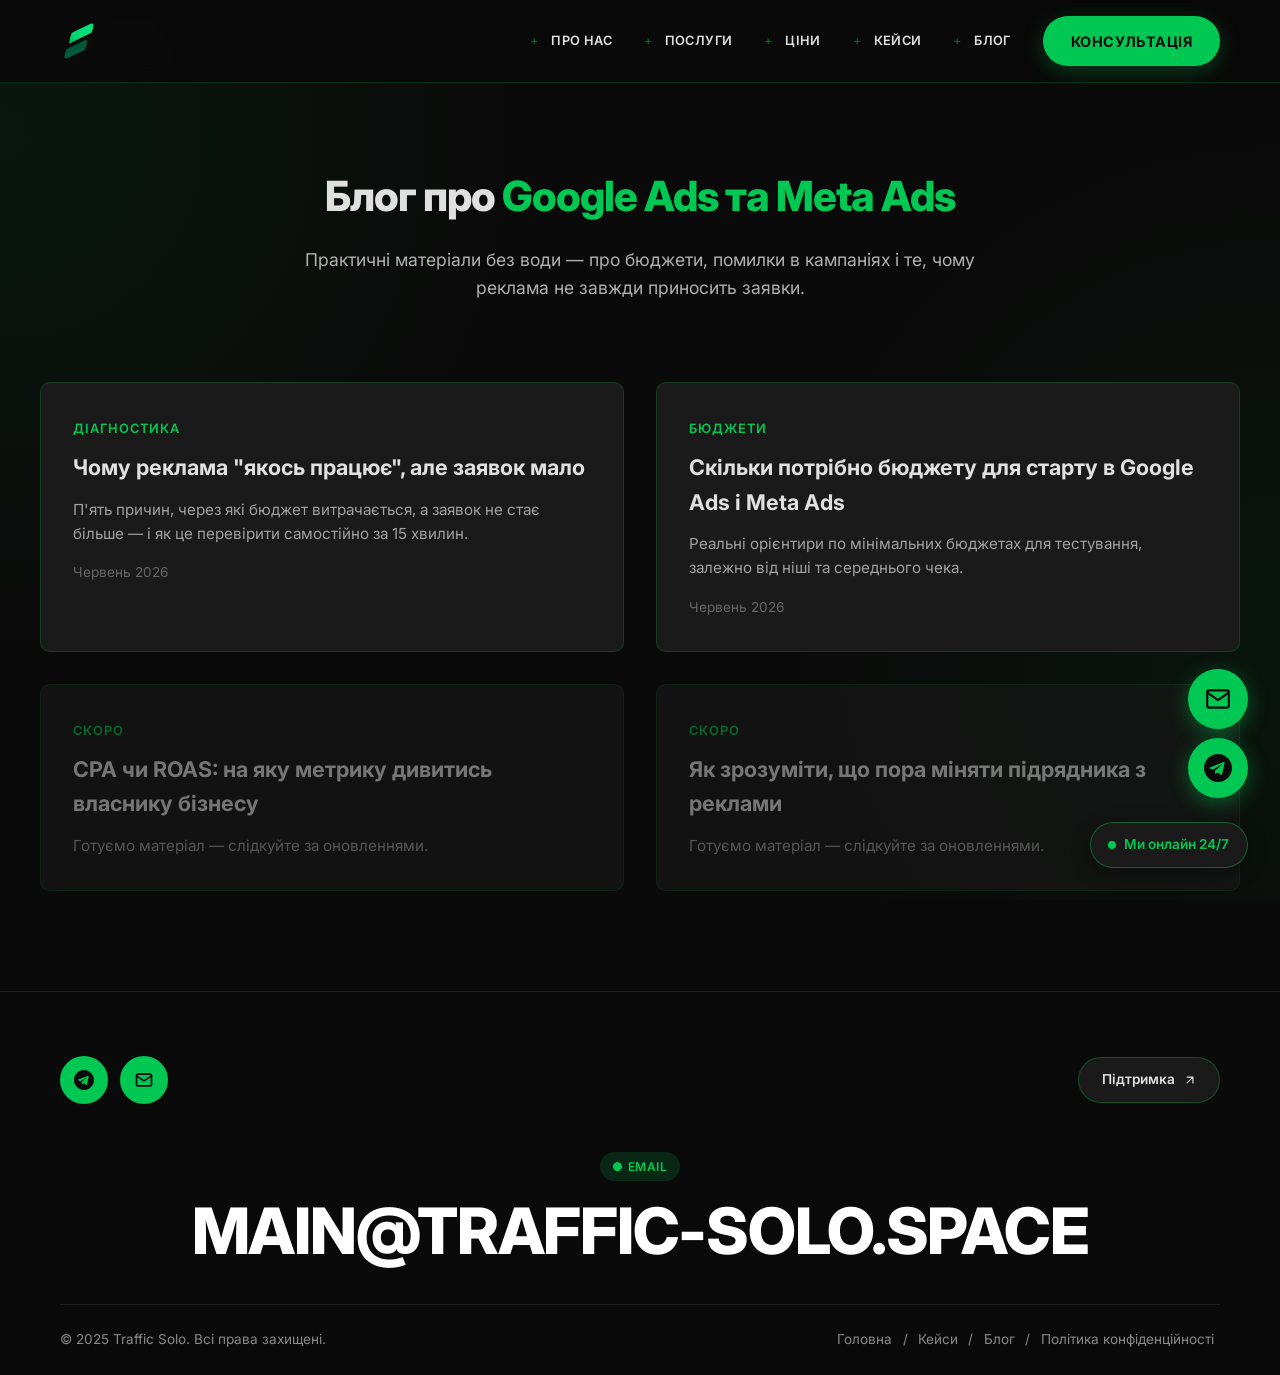
<file: blog.html>
<!DOCTYPE html>
<html lang="uk">
<head>
    <meta charset="UTF-8">
    <meta name="viewport" content="width=device-width, initial-scale=1.0">
    <title>Блог | Traffic Solo — про Google Ads, Meta Ads та маркетинг</title>
    <meta name="description" content="Блог Traffic Solo: практичні матеріали про Google Ads, Meta Ads, бюджети на рекламу та типові помилки бізнесу в платному трафіку.">
    <link rel="icon" type="image/png" href="assets/favicon.png">
    <link rel="apple-touch-icon" href="assets/apple-touch-icon.png">
    <link href="https://fonts.googleapis.com/css2?family=Inter:wght@400;500;600;700;800&display=swap" rel="stylesheet">

    <!-- Google Tag Manager -->
    <script>(function(w,d,s,l,i){w[l]=w[l]||[];w[l].push({'gtm.start':
    new Date().getTime(),event:'gtm.js'});var f=d.getElementsByTagName(s)[0],
    j=d.createElement(s),dl=l!='dataLayer'?'&l='+l:'';j.async=true;j.src=
    'https://www.googletagmanager.com/gtm.js?id='+i+dl;f.parentNode.insertBefore(j,f);
    })(window,document,'script','dataLayer','GTM-56S8RML2');</script>
    <!-- End Google Tag Manager -->
    <style>
        * { margin: 0; padding: 0; box-sizing: border-box; }
        html { scroll-behavior: smooth; }
        body { font-family: 'Inter', sans-serif; background-color: #0a0a0a; background-image: radial-gradient(circle at 0% 15%, rgba(0, 200, 83, 0.07), transparent 35%), radial-gradient(circle at 100% 70%, rgba(0, 200, 83, 0.06), transparent 35%); background-attachment: fixed; color: #e0e0e0; line-height: 1.6; }
        .container { max-width: 1200px; margin: 0 auto; padding: 0 20px; }
        header {
            position: sticky; top: 0;
            background-color: rgba(10, 10, 10, 0.95);
            backdrop-filter: blur(10px);
            z-index: 1000;
            border-bottom: 1px solid rgba(0, 200, 83, 0.2);
            padding: 1rem 0;
        }
        .header-content { display: flex; justify-content: space-between; align-items: center; }
        .logo { font-size: 1.8rem; font-weight: 800; color: #00C853; text-decoration: none; letter-spacing: -1px; display: inline-flex; align-items: center; gap: 0.5rem;}
        .logo-icon { width: 2.4rem; height: 2.4rem; display: block; }
        nav { display: flex; gap: 2rem; align-items: center; }
        nav a { color: #e0e0e0; text-decoration: none; font-size: 0.8rem; font-weight: 600; text-transform: uppercase; letter-spacing: 0.03em; position: relative; padding-left: 1.3rem; }
        nav a.cta-button { padding-left: 1.75rem; }
        nav a:not(.cta-button)::before { content: '+'; position: absolute; left: 0; color: rgba(0, 200, 83, 0.5); font-weight: 400; }
        nav a:hover { color: #00C853; }
        .cta-button {
            background-color: #00C853; color: #0a0a0a; padding: 0.85rem 1.75rem;
            border-radius: 100px; text-decoration: none; font-weight: 700; font-size: 0.9rem;
            transition: all 0.3s ease; box-shadow: 0 6px 20px rgba(0, 200, 83, 0.25);
        }
        .cta-button:hover { background-color: #00E64D; transform: translateY(-2px); box-shadow: 0 10px 30px rgba(0, 200, 83, 0.4); }
        .page-hero { padding: 80px 0 40px; text-align: center; }
        .page-hero h1 { font-size: 2.6rem; font-weight: 800; margin-bottom: 1rem; letter-spacing: -1px; }
        .page-hero h1 .green-text { color: #00C853; }
        .page-hero p { color: #b0b0b0; max-width: 700px; margin: 0 auto; font-size: 1.1rem; }
        .blog-grid {
            display: grid; grid-template-columns: repeat(2, 1fr); gap: 2rem;
            padding: 40px 0 100px;
        }
        .post-card {
            background-color: #1a1a1a;
            border: 1px solid rgba(0, 200, 83, 0.2);
            border-radius: 10px;
            padding: 2rem;
            text-decoration: none;
            display: block;
            transition: all 0.3s ease;
        }
        .post-card:hover { border-color: #00C853; transform: translateY(-5px); }
        .post-tag { color: #00C853; font-weight: 600; font-size: 0.8rem; text-transform: uppercase; letter-spacing: 1px; }
        .post-card h2 { color: #e0e0e0; font-size: 1.35rem; margin: 0.6rem 0 0.8rem; }
        .post-card p { color: #a0a0a0; font-size: 0.95rem; }
        .post-date { color: #666; font-size: 0.85rem; margin-top: 1rem; display: block; }
        .post-card.coming-soon { opacity: 0.5; cursor: default; }
        footer { background-color: #0a0a0a; border-top: 1px solid rgba(0, 200, 83, 0.2); padding: 2rem 0; text-align: center; color: #888; }
        footer a { color: #888; text-decoration: none; }
        @media (max-width: 768px) {
            .page-hero h1 { font-size: 2rem; }
            .blog-grid { grid-template-columns: 1fr; }
        }

        @keyframes pulse {
            0%, 100% { opacity: 1; }
            50% { opacity: 0.7; }
        }

        .floating-cta {
            position: fixed;
            bottom: 6.4rem;
            right: 2rem;
            width: 60px;
            height: 60px;
            background-color: #00C853;
            border-radius: 50%;
            display: flex;
            align-items: center;
            justify-content: center;
            color: #0a0a0a;
            cursor: pointer;
            z-index: 999;
            text-decoration: none;
            transition: all 0.3s ease;
            box-shadow: 0 5px 20px rgba(0, 200, 83, 0.4);
            animation: pulse 2s infinite;
        }

        .floating-cta:hover {
            background-color: #00E64D;
            transform: scale(1.1);
        }

        .floating-envelope-cta {
            position: fixed;
            bottom: 10.7rem;
            right: 2rem;
            width: 60px;
            height: 60px;
            background-color: #00C853;
            border-radius: 50%;
            display: flex;
            align-items: center;
            justify-content: center;
            color: #0a0a0a;
            cursor: pointer;
            z-index: 999;
            text-decoration: none;
            border: none;
            transition: all 0.3s ease;
            box-shadow: 0 5px 20px rgba(0, 200, 83, 0.4);
        }

        .floating-envelope-cta:hover {
            background-color: #00E64D;
            transform: scale(1.1);
        }

        @media (max-width: 768px) {
            .floating-cta {
                width: 55px;
                height: 55px;
                bottom: 5.9rem;
                right: 1.5rem;
            }
        }

        .floating-ai-cta {
            position: fixed;
            bottom: 2rem;
            right: 2rem;
            display: flex;
            align-items: center;
            gap: 0.5rem;
            padding: 0.7rem 1.1rem;
            background-color: #1a1a1a;
            border: 1px solid rgba(0, 200, 83, 0.4);
            border-radius: 30px;
            color: #00C853;
            font-weight: 600;
            font-size: 0.85rem;
            text-decoration: none;
            white-space: nowrap;
            z-index: 999;
            box-shadow: 0 5px 20px rgba(0, 0, 0, 0.3);
            transition: all 0.3s ease;
        }

        .floating-ai-cta:hover {
            background-color: #222;
            border-color: #00C853;
            transform: translateY(-2px);
        }

        .floating-ai-dot {
            width: 8px;
            height: 8px;
            border-radius: 50%;
            background-color: #00C853;
            flex-shrink: 0;
            animation: pulse 2s infinite;
        }

        @media (max-width: 768px) {
            .floating-ai-cta {
                bottom: 1.5rem;
                right: 1.5rem;
                font-size: 0.78rem;
                padding: 0.6rem 0.9rem;
            }
        }

        .site-footer { background-color: #0a0a0a; border-top: 1px solid rgba(0, 200, 83, 0.2); padding: 4rem 0 0; }
        .footer-top { display: flex; justify-content: space-between; align-items: center; flex-wrap: wrap; gap: 1.5rem; margin-bottom: 3rem; }
        .footer-socials { display: flex; gap: 0.75rem; }
        .footer-icon { width: 48px; height: 48px; border-radius: 50%; background-color: #00C853; color: #0a0a0a; display: flex; align-items: center; justify-content: center; text-decoration: none; transition: all 0.3s ease; }
        .footer-icon:hover { background-color: #00E64D; transform: translateY(-3px); }
        .footer-support-btn { display: inline-flex; align-items: center; gap: 0.5rem; padding: 0.7rem 1.4rem; border-radius: 100px; background-color: #1a1a1a; border: 1px solid rgba(0, 200, 83, 0.3); color: #e0e0e0; text-decoration: none; font-size: 0.85rem; font-weight: 600; transition: all 0.3s ease; }
        .footer-support-btn:hover { border-color: #00C853; color: #00C853; }
        .footer-email-tag { display: inline-block; font-size: 0.75rem; font-weight: 600; text-transform: uppercase; letter-spacing: 0.05em; background-color: rgba(0, 200, 83, 0.15); color: #00C853; padding: 0.3rem 0.8rem; border-radius: 100px; margin-bottom: 1rem; }
        .footer-email { display: block; text-decoration: none; color: #fff; font-weight: 800; line-height: 1.05; font-size: clamp(1.6rem, 6vw, 4rem); letter-spacing: -0.02em; word-break: break-all; margin-bottom: 2.5rem; transition: color 0.3s ease; }
        .footer-email:hover { color: #00C853; }
        .footer-bottom { display: flex; justify-content: space-between; align-items: center; flex-wrap: wrap; gap: 1rem; border-top: 1px solid rgba(255, 255, 255, 0.08); padding: 1.5rem 0; color: #888; font-size: 0.85rem; }
        .footer-links a { color: #888; text-decoration: none; margin: 0 0.4rem; }
        .footer-links a:hover { color: #00C853; }
        @media (max-width: 600px) {
            .footer-bottom { flex-direction: column; text-align: center; }
        }
    
        @media (max-width: 768px) {
            .floating-envelope-cta {
                width: 55px;
                height: 55px;
                bottom: 9.8rem;
                right: 1.5rem;
            }
        }
    </style>
</head>
<body>
    <!-- Google Tag Manager (noscript) -->
    <noscript><iframe src="https://www.googletagmanager.com/ns.html?id=GTM-56S8RML2"
    height="0" width="0" style="display:none;visibility:hidden"></iframe></noscript>
    <!-- End Google Tag Manager (noscript) -->

    <header>
        <div class="container">
            <div class="header-content">
                <a href="/" class="logo" aria-label="Traffic Solo"><img src="assets/logo-mark.png" alt="" class="logo-icon"></a>
                <nav>
                    <a href="/#about">Про нас</a>
                    <a href="/#services">Послуги</a>
                    <a href="pricing">Ціни</a>
                    <a href="cases">Кейси</a>
                    <a href="blog">Блог</a>
                    <a href="#" class="cta-button js-open-consult">Консультація</a>
                </nav>
            </div>
        </div>
    </header>

    <section class="page-hero">
        <div class="container">
            <h1>Блог про <span class="green-text">Google Ads та Meta Ads</span></h1>
            <p>Практичні матеріали без води — про бюджети, помилки в кампаніях і те, чому реклама не завжди приносить заявки.</p>
        </div>
    </section>

    <section class="blog-grid container">
        <a href="blog-reklama-ne-prinosit-zayavok" class="post-card">
            <span class="post-tag">Діагностика</span>
            <h2>Чому реклама "якось працює", але заявок мало</h2>
            <p>П'ять причин, через які бюджет витрачається, а заявок не стає більше — і як це перевірити самостійно за 15 хвилин.</p>
            <span class="post-date">Червень 2026</span>
        </a>
        <a href="blog-skilky-byudzhetu-na-reklamu" class="post-card">
            <span class="post-tag">Бюджети</span>
            <h2>Скільки потрібно бюджету для старту в Google Ads і Meta Ads</h2>
            <p>Реальні орієнтири по мінімальних бюджетах для тестування, залежно від ніші та середнього чека.</p>
            <span class="post-date">Червень 2026</span>
        </a>
        <div class="post-card coming-soon">
            <span class="post-tag">Скоро</span>
            <h2>CPA чи ROAS: на яку метрику дивитись власнику бізнесу</h2>
            <p>Готуємо матеріал — слідкуйте за оновленнями.</p>
        </div>
        <div class="post-card coming-soon">
            <span class="post-tag">Скоро</span>
            <h2>Як зрозуміти, що пора міняти підрядника з реклами</h2>
            <p>Готуємо матеріал — слідкуйте за оновленнями.</p>
        </div>
    </section>

    <footer class="site-footer">
        <div class="container">
            <div class="footer-top">
                <div class="footer-socials">
                    <a href="https://t.me/traffic_solo_space" class="footer-icon" target="_blank" title="Telegram"><svg width="20" height="20" viewBox="0 0 240 240" fill="currentColor"><path d="M120 0C53.7 0 0 53.7 0 120s53.7 120 120 120 120-53.7 120-120S186.3 0 120 0zm55.4 80.3l-19.7 92.9c-1.5 6.6-5.4 8.2-10.9 5.1l-30.2-22.3-14.6 14c-1.6 1.6-3 3-6.1 3l2.2-30.9 56.3-50.9c2.4-2.2-.5-3.4-3.7-1.2l-69.6 43.8-30-9.4c-6.5-2-6.6-6.5 1.4-9.6l117.4-45.2c5.4-2 10.2 1.3 8.5 9.7z"/></svg></a>
                    <a href="mailto:main@traffic-solo.space" class="footer-icon" title="Email"><svg width="20" height="20" viewBox="0 0 24 24" fill="none" stroke="currentColor" stroke-width="2" stroke-linecap="round" stroke-linejoin="round"><rect x="3" y="5" width="18" height="14" rx="2"/><path d="M3 7l9 6 9-6"/></svg></a>
                </div>
                <a href="#" class="footer-support-btn js-open-consult">Підтримка <svg width="14" height="14" viewBox="0 0 24 24" fill="none" stroke="currentColor" stroke-width="2" stroke-linecap="round" stroke-linejoin="round"><path d="M7 17 17 7M7 7h10v10"/></svg></a>
            </div>
            <div class="footer-email-tag">&#9679; Email</div>
            <a href="mailto:main@traffic-solo.space" class="footer-email">MAIN@TRAFFIC-SOLO.SPACE</a>
            <div class="footer-bottom">
                <span>&copy; 2025 Traffic Solo. Всі права захищені.</span>
                <div class="footer-links">
                    <a href="/">Головна</a> / <a href="cases">Кейси</a> / <a href="blog">Блог</a> / <a href="privacy-policy">Політика конфіденційності</a>
                </div>
            </div>
        </div>
    </footer>
    <!-- Floating CTA Button -->
    <a href="https://t.me/traffic_solo_leads_bot" class="floating-ai-cta" target="_blank" title="AI-асистент у Telegram"><span class="floating-ai-dot"></span>Ми онлайн 24/7</a>

    <a href="https://t.me/traffic_solo_space" class="floating-cta" target="_blank" title="Telegram"><svg width="28" height="28" viewBox="0 0 240 240" fill="currentColor"><path d="M120 0C53.7 0 0 53.7 0 120s53.7 120 120 120 120-53.7 120-120S186.3 0 120 0zm55.4 80.3l-19.7 92.9c-1.5 6.6-5.4 8.2-10.9 5.1l-30.2-22.3-14.6 14c-1.6 1.6-3 3-6.1 3l2.2-30.9 56.3-50.9c2.4-2.2-.5-3.4-3.7-1.2l-69.6 43.8-30-9.4c-6.5-2-6.6-6.5 1.4-9.6l117.4-45.2c5.4-2 10.2 1.3 8.5 9.7z"/></svg></a>
    <a href="javascript:void(0)" class="floating-envelope-cta js-open-consult" title="Залишити заявку"><svg width="26" height="26" viewBox="0 0 24 24" fill="none" stroke="currentColor" stroke-width="2" stroke-linecap="round" stroke-linejoin="round"><path d="M4 4h16c1.1 0 2 .9 2 2v12c0 1.1-.9 2-2 2H4c-1.1 0-2-.9-2-2V6c0-1.1.9-2 2-2z"></path><polyline points="22,6 12,13 2,6"></polyline></svg></a>

    <script src="assets/consult-modal.js"></script>
    <script src="assets/mobile-nav.js?v=2"></script>
</body>
</html>
</file>
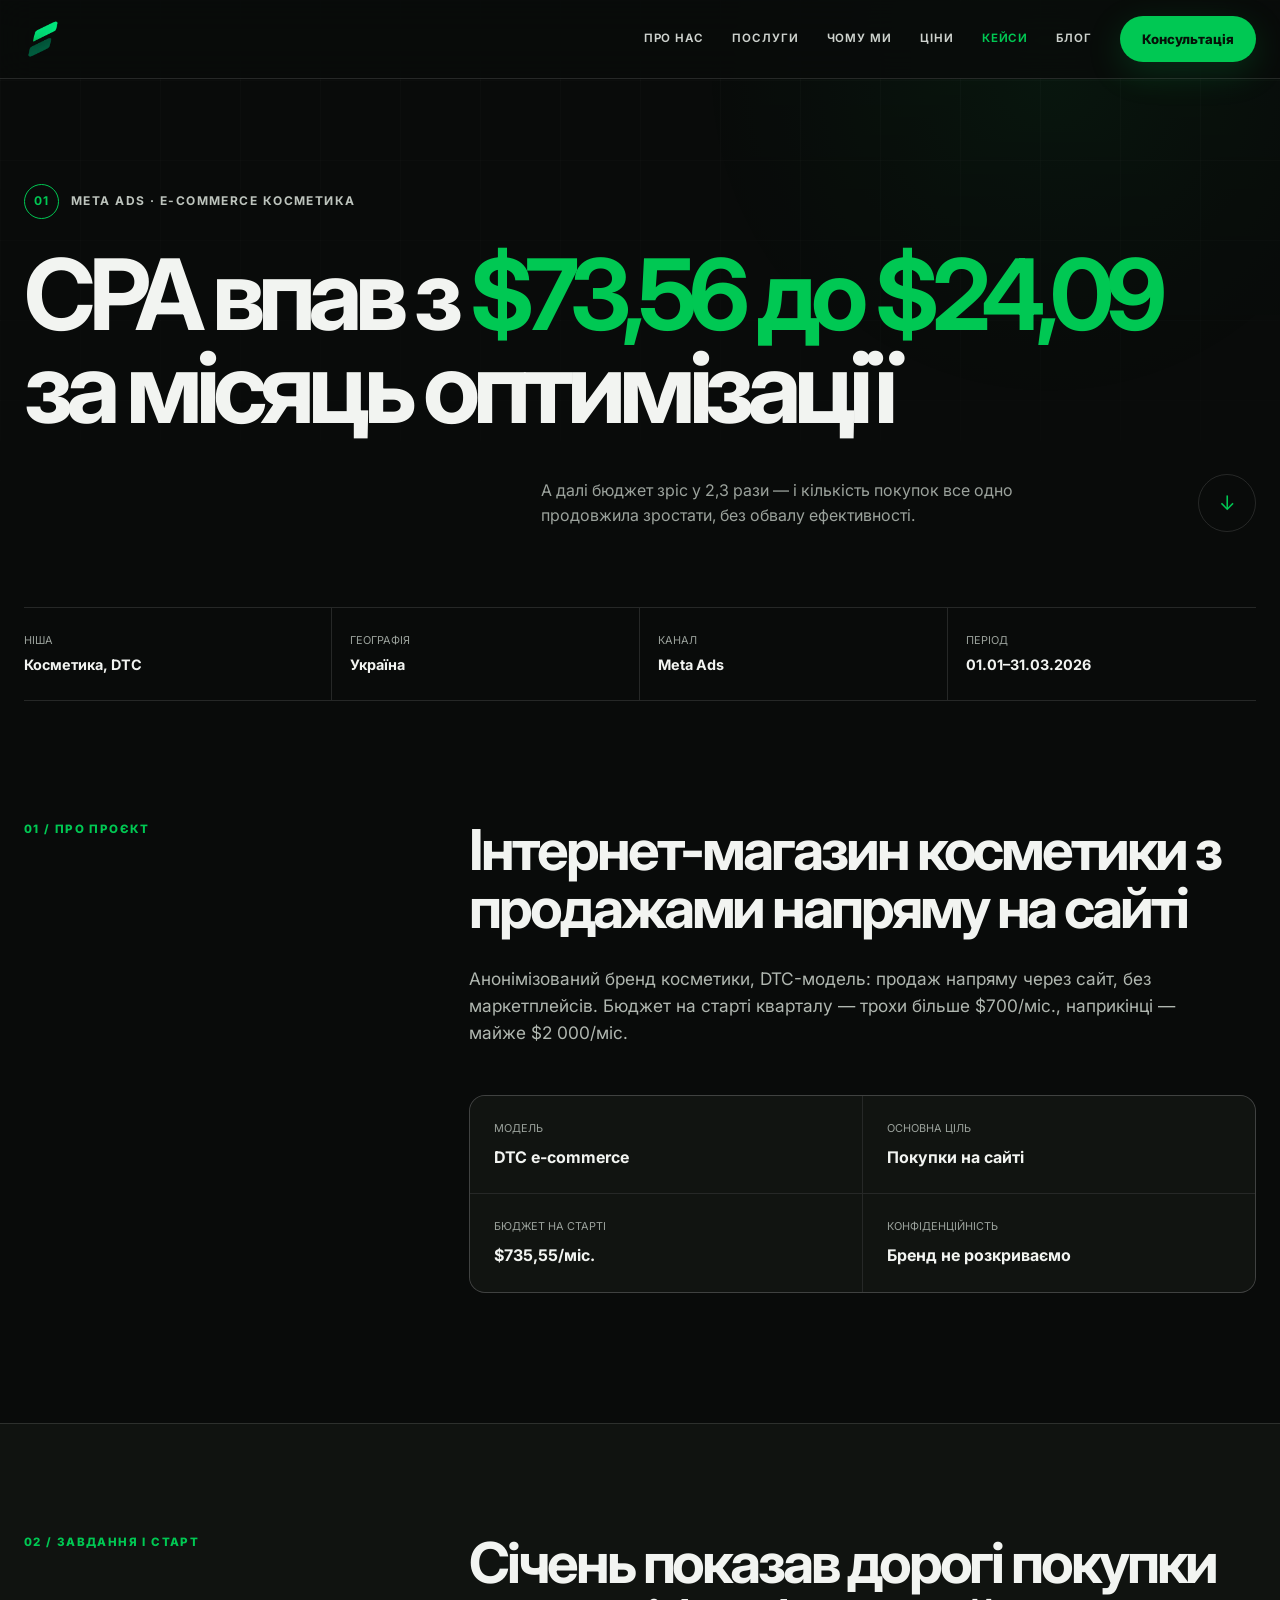
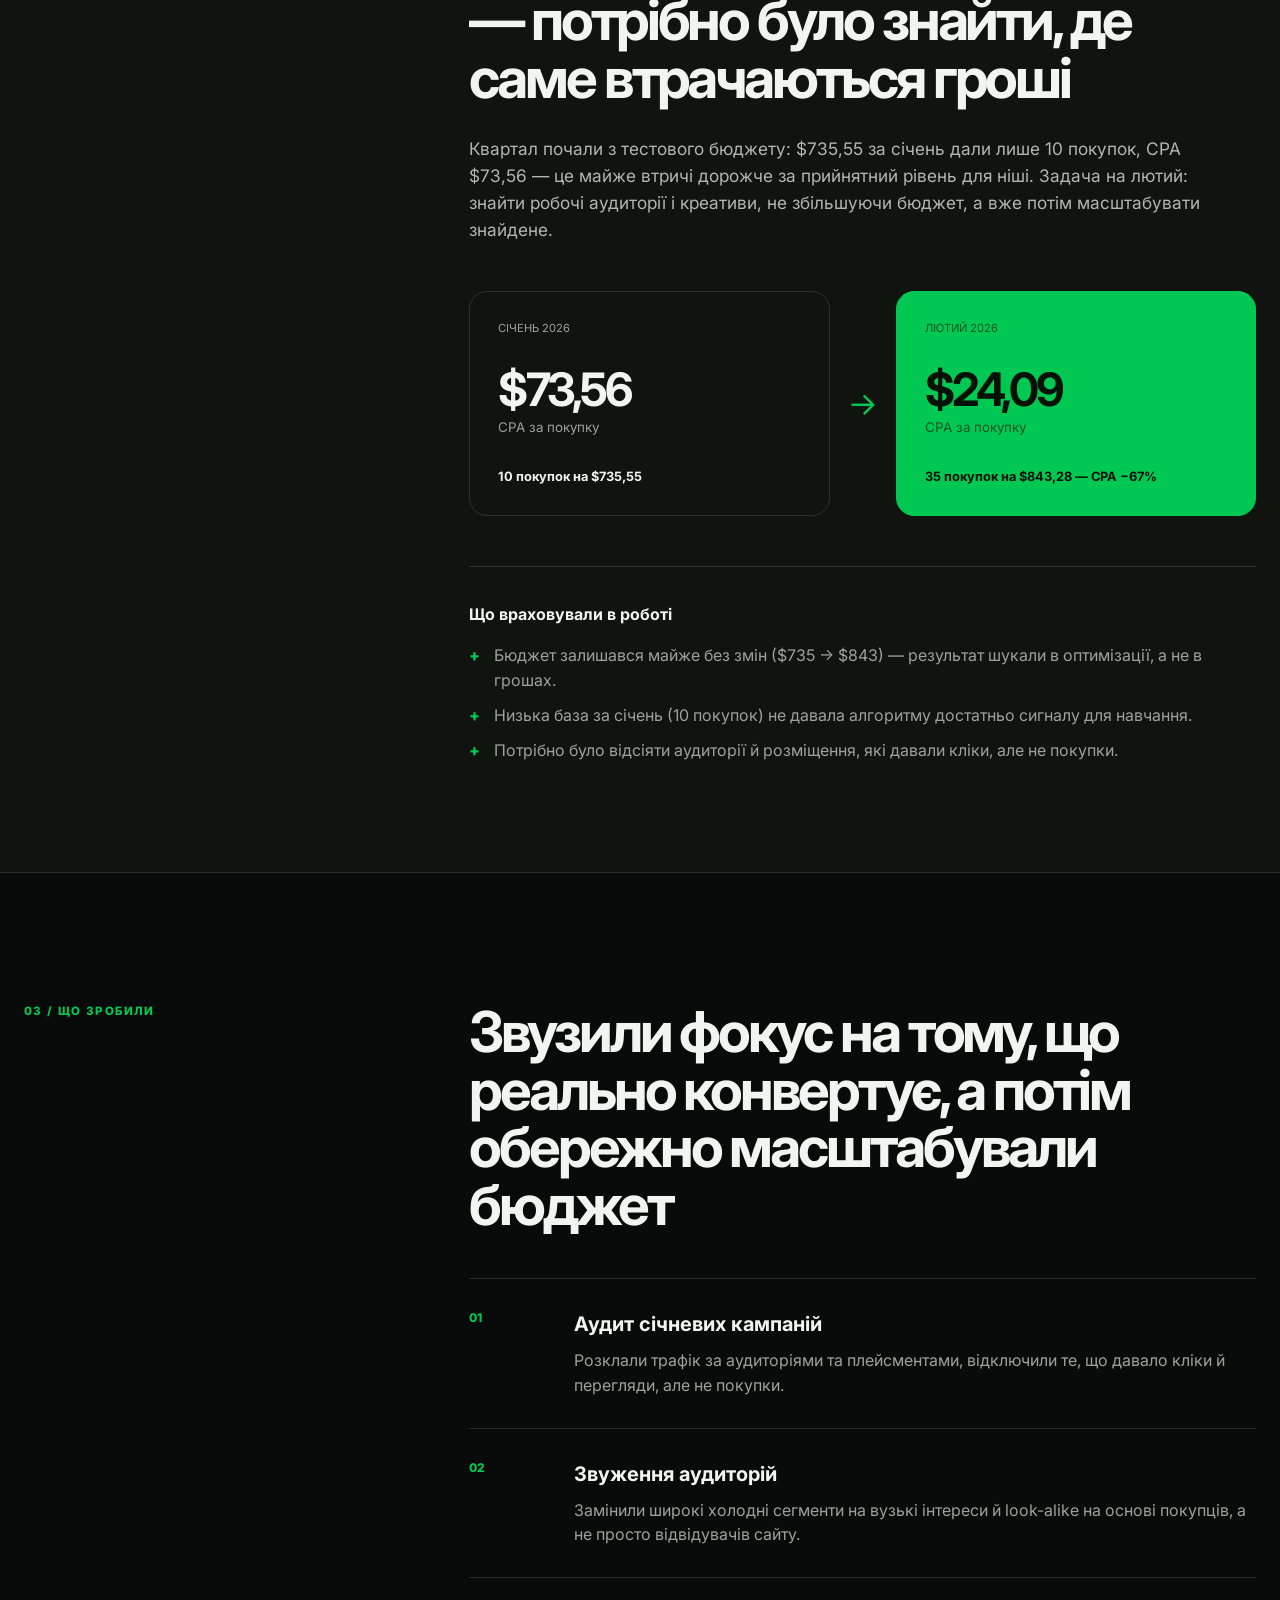
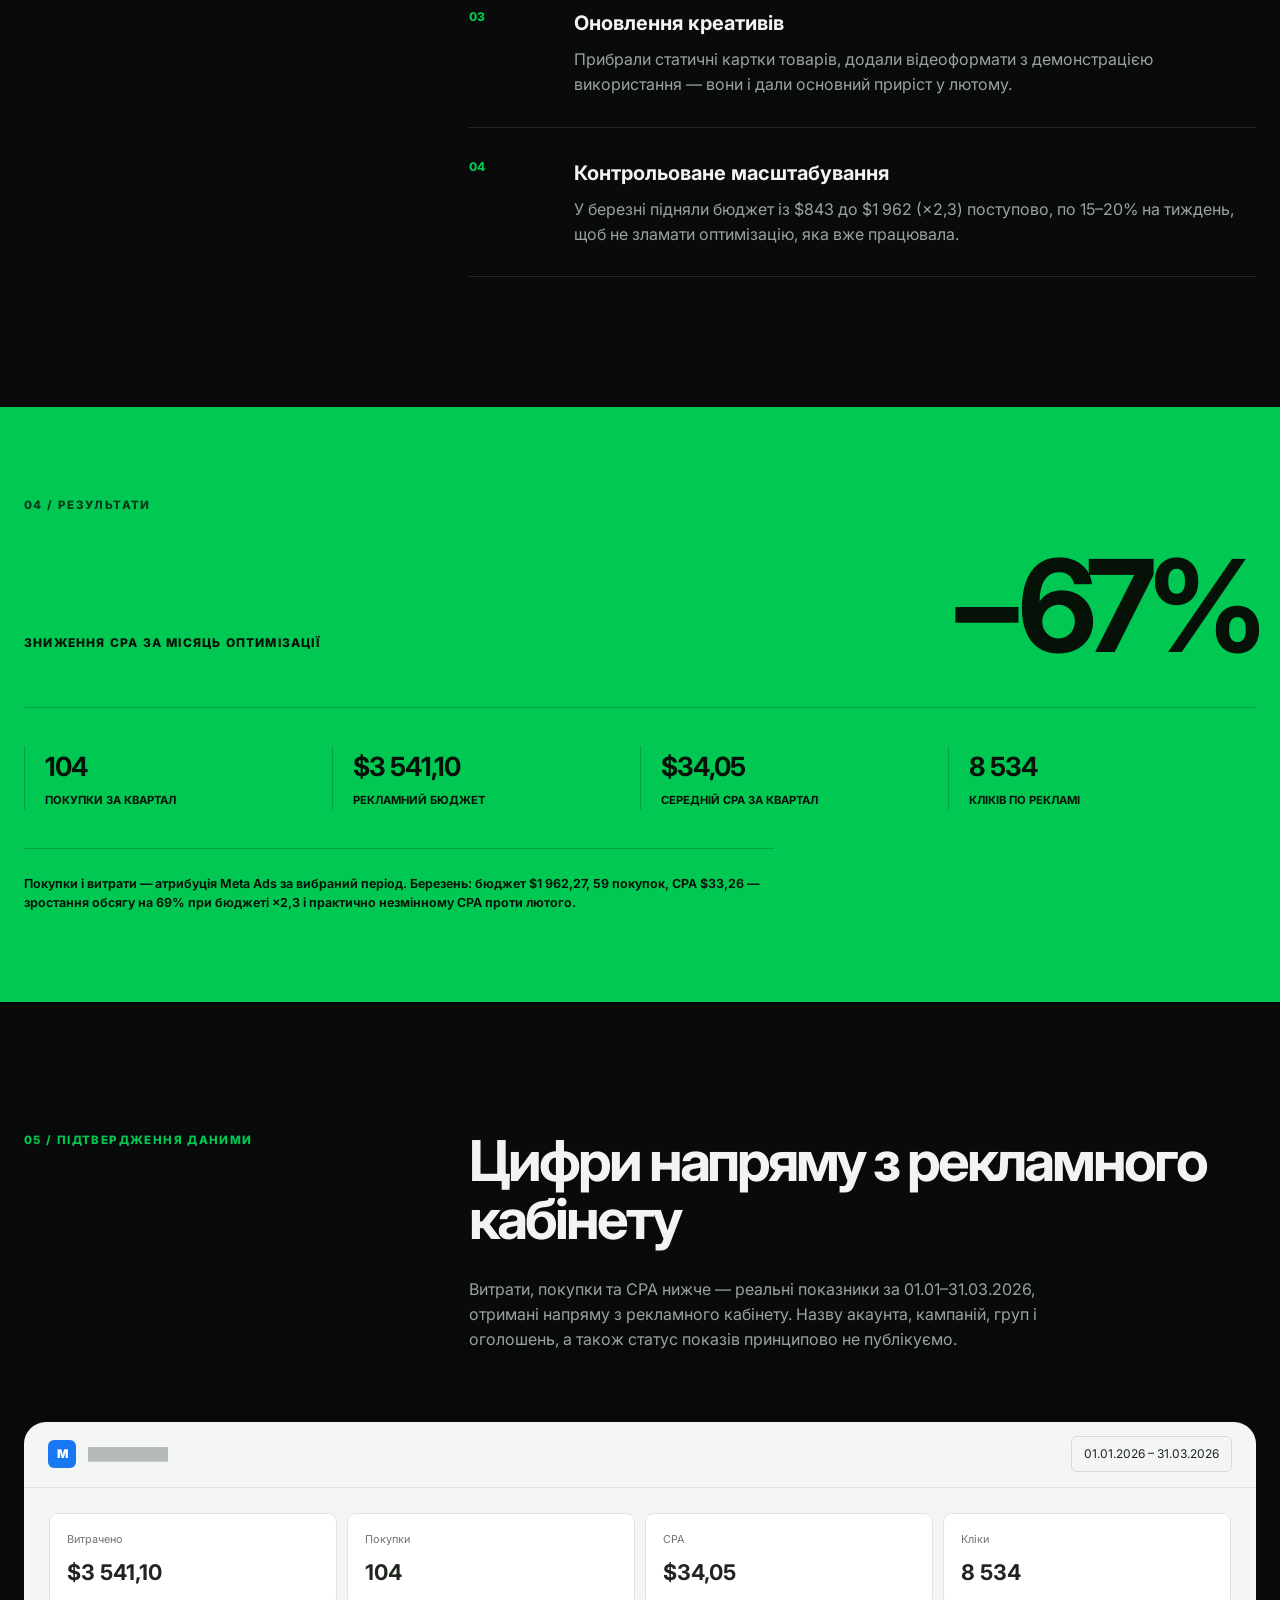
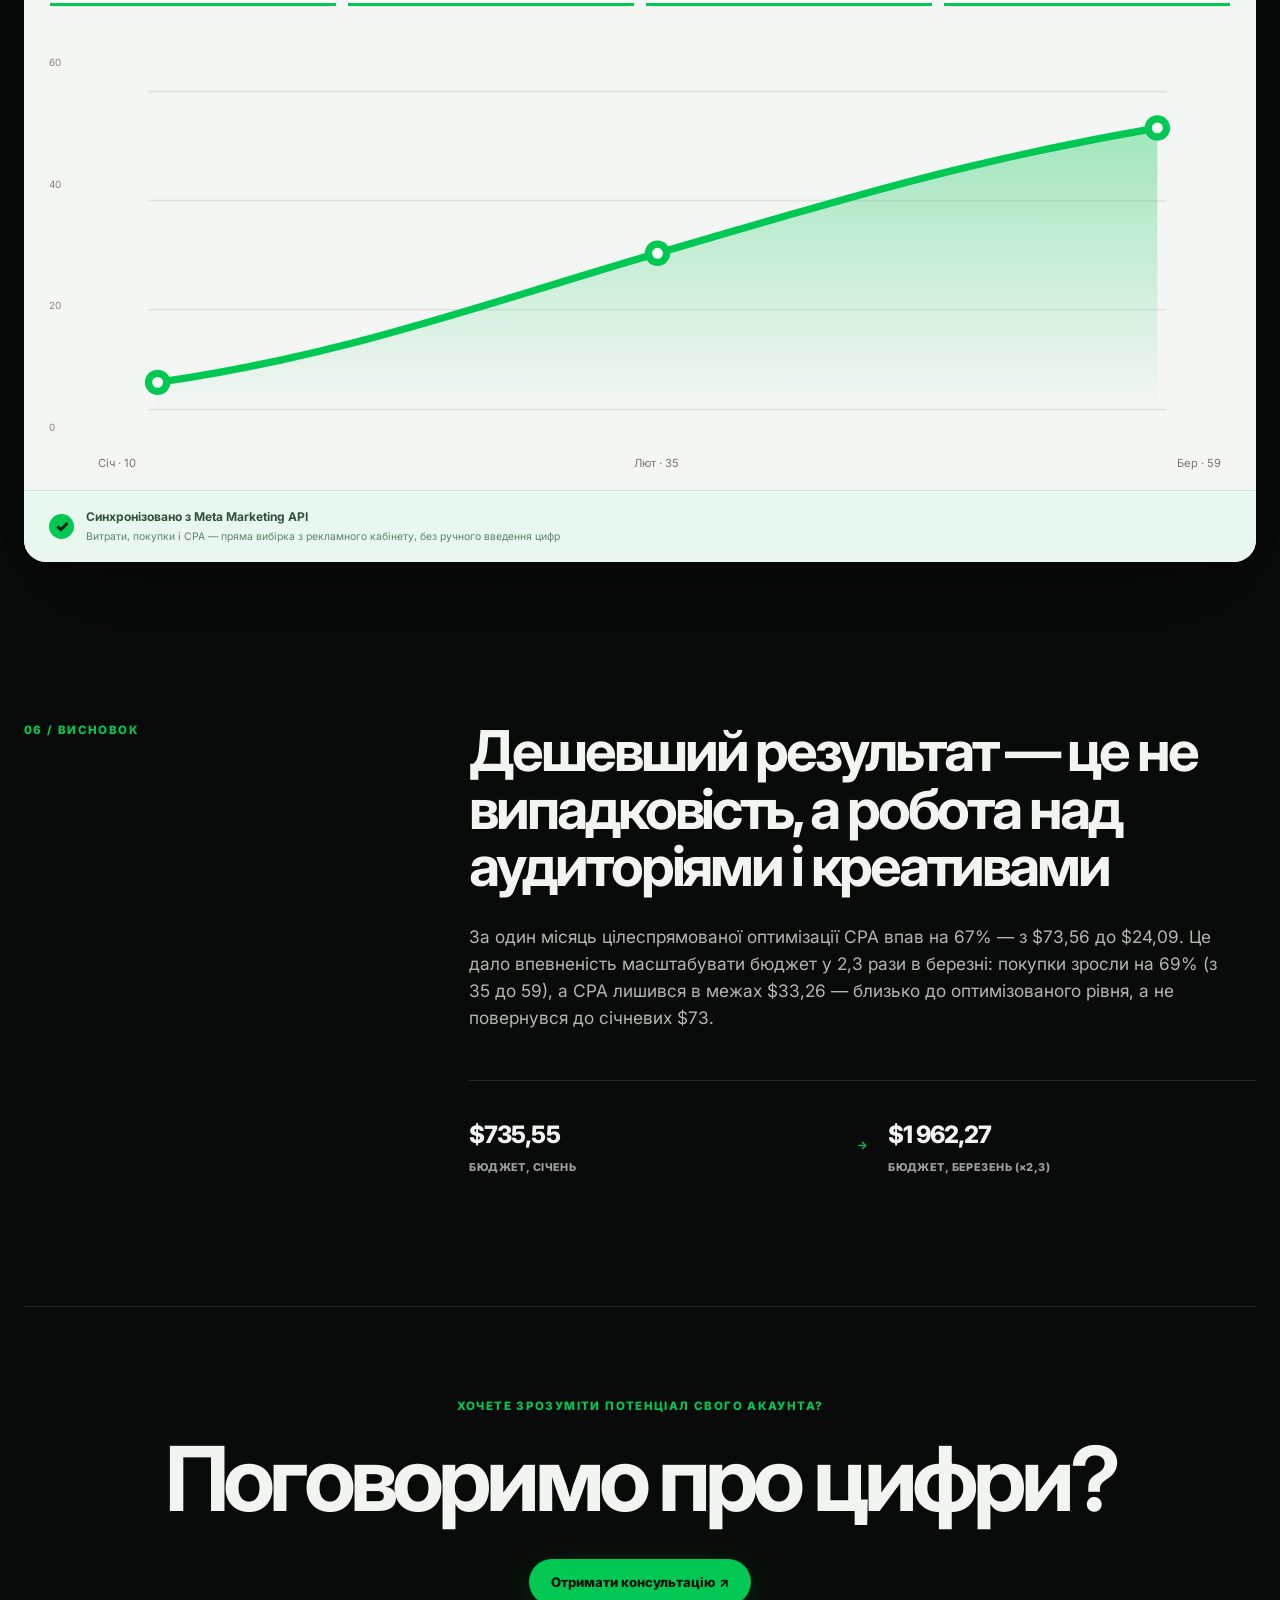
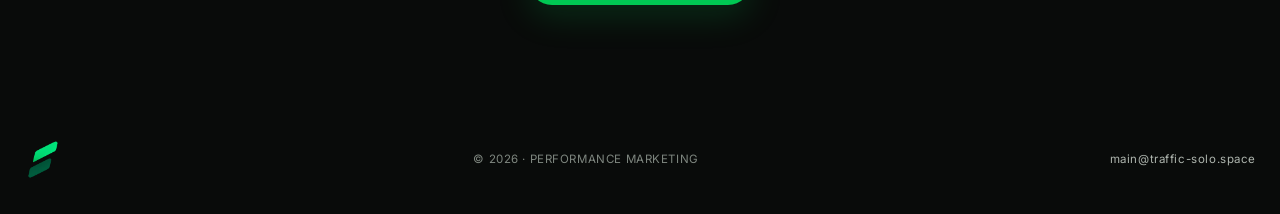
<file: case-ecommerce-cosmetics.html>
<!DOCTYPE html>
<html lang="uk">
<head>
    <meta charset="UTF-8">
    <meta name="viewport" content="width=device-width, initial-scale=1.0">
    <title>E-commerce косметика: CPA $73 → $24 за місяць оптимізації | Traffic Solo</title>
    <meta name="description" content="Як ми знизили CPA на 67% за місяць і потім масштабували бюджет у 2,3 рази без втрати темпу продажів — реальний кейс Meta Ads для інтернет-магазину косметики.">
    <link rel="icon" type="image/png" href="assets/favicon.png">
    <link rel="apple-touch-icon" href="assets/apple-touch-icon.png">
    <link href="https://fonts.googleapis.com/css2?family=Inter:wght@400;500;600;700;800&display=swap" rel="stylesheet">
    <link rel="stylesheet" href="assets/cases.css">

    <!-- Google Tag Manager -->
    <script>(function(w,d,s,l,i){w[l]=w[l]||[];w[l].push({'gtm.start':
    new Date().getTime(),event:'gtm.js'});var f=d.getElementsByTagName(s)[0],
    j=d.createElement(s),dl=l!='dataLayer'?'&l='+l:'';j.async=true;j.src=
    'https://www.googletagmanager.com/gtm.js?id='+i+dl;f.parentNode.insertBefore(j,f);
    })(window,document,'script','dataLayer','GTM-56S8RML2');</script>
    <!-- End Google Tag Manager -->
</head>
<body>
    <!-- Google Tag Manager (noscript) -->
    <noscript><iframe src="https://www.googletagmanager.com/ns.html?id=GTM-56S8RML2"
    height="0" width="0" style="display:none;visibility:hidden"></iframe></noscript>
    <!-- End Google Tag Manager (noscript) -->

    <header class="site-header">
        <div class="shell header-inner">
            <a href="/" class="logo" aria-label="Traffic Solo"><img src="assets/logo-mark.png" alt="" class="logo-icon"></a>
            <nav>
                <a href="/#about">Про нас</a>
                <a href="/#services">Послуги</a>
                <a href="/#why-us">Чому ми</a>
                <a href="pricing">Ціни</a>
                <a href="cases.html" aria-current="page">Кейси</a>
                <a href="blog">Блог</a>
                <a href="#" class="pill-button js-open-consult">Консультація</a>
            </nav>
        </div>
    </header>

    <main class="case-page">
        <section class="detail-hero shell reveal">
            <div class="detail-kicker"><span>01</span> Meta Ads · E-commerce косметика</div>
            <h1>CPA впав з <em>$73,56 до $24,09</em> за місяць оптимізації</h1>
            <div class="detail-intro">
                <p>А далі бюджет зріс у 2,3 рази — і кількість покупок все одно продовжила зростати, без обвалу ефективності.</p>
                <a href="#project" class="round-arrow" aria-label="Далі">↓</a>
            </div>
        </section>

        <section class="detail-meta shell reveal">
            <div><small>Ніша</small><strong>Косметика, DTC</strong></div>
            <div><small>Географія</small><strong>Україна</strong></div>
            <div><small>Канал</small><strong>Meta Ads</strong></div>
            <div><small>Період</small><strong>01.01–31.03.2026</strong></div>
        </section>

        <section id="project" class="content-section shell reveal">
            <div class="section-label">01 / Про проєкт</div>
            <div class="content-main">
                <h2>Інтернет-магазин косметики з продажами напряму на сайті</h2>
                <p class="lead-copy">Анонімізований бренд косметики, DTC-модель: продаж напряму через сайт, без маркетплейсів. Бюджет на старті кварталу — трохи більше $700/міс., наприкінці — майже $2 000/міс.</p>
                <div class="project-facts">
                    <div><small>Модель</small><strong>DTC e-commerce</strong></div>
                    <div><small>Основна ціль</small><strong>Покупки на сайті</strong></div>
                    <div><small>Бюджет на старті</small><strong>$735,55/міс.</strong></div>
                    <div><small>Конфіденційність</small><strong>Бренд не розкриваємо</strong></div>
                </div>
            </div>
        </section>

        <section class="content-section dark-panel reveal">
            <div class="shell content-grid">
                <div class="section-label">02 / Завдання і старт</div>
                <div class="content-main">
                    <h2>Січень показав дорогі покупки — потрібно було знайти, де саме втрачаються гроші</h2>
                    <p class="lead-copy">Квартал почали з тестового бюджету: $735,55 за січень дали лише 10 покупок, CPA $73,56 — це майже втричі дорожче за прийнятний рівень для ніші. Задача на лютий: знайти робочі аудиторії і креативи, не збільшуючи бюджет, а вже потім масштабувати знайдене.</p>
                    <div class="before-after">
                        <div class="period-card muted-card"><span>Січень 2026</span><strong>$73,56</strong><small>CPA за покупку</small><b>10 покупок на $735,55</b></div>
                        <div class="compare-arrow">→</div>
                        <div class="period-card green-card"><span>Лютий 2026</span><strong>$24,09</strong><small>CPA за покупку</small><b>35 покупок на $843,28 — CPA −67%</b></div>
                    </div>
                    <div class="constraints">
                        <h3>Що враховували в роботі</h3>
                        <ul><li>Бюджет залишався майже без змін ($735 → $843) — результат шукали в оптимізації, а не в грошах.</li><li>Низька база за січень (10 покупок) не давала алгоритму достатньо сигналу для навчання.</li><li>Потрібно було відсіяти аудиторії й розміщення, які давали кліки, але не покупки.</li></ul>
                    </div>
                </div>
            </div>
        </section>

        <section class="content-section shell reveal">
            <div class="section-label">03 / Що зробили</div>
            <div class="content-main">
                <h2>Звузили фокус на тому, що реально конвертує, а потім обережно масштабували бюджет</h2>
                <div class="action-list">
                    <article><span>01</span><div><h3>Аудит січневих кампаній</h3><p>Розклали трафік за аудиторіями та плейсментами, відключили те, що давало кліки й перегляди, але не покупки.</p></div></article>
                    <article><span>02</span><div><h3>Звуження аудиторій</h3><p>Замінили широкі холодні сегменти на вузькі інтереси й look-alike на основі покупців, а не просто відвідувачів сайту.</p></div></article>
                    <article><span>03</span><div><h3>Оновлення креативів</h3><p>Прибрали статичні картки товарів, додали відеоформати з демонстрацією використання — вони і дали основний приріст у лютому.</p></div></article>
                    <article><span>04</span><div><h3>Контрольоване масштабування</h3><p>У березні підняли бюджет із $843 до $1 962 (×2,3) поступово, по 15–20% на тиждень, щоб не зламати оптимізацію, яка вже працювала.</p></div></article>
                </div>
            </div>
        </section>

        <section id="results" class="results-band reveal">
            <div class="shell">
                <div class="section-label light">04 / Результати</div>
                <div class="big-result"><span>зниження CPA за місяць оптимізації</span><strong>−67%</strong></div>
                <div class="results-grid">
                    <div><strong>104</strong><span>покупки за квартал</span></div>
                    <div><strong>$3 541,10</strong><span>рекламний бюджет</span></div>
                    <div><strong>$34,05</strong><span>середній CPA за квартал</span></div>
                    <div><strong>8 534</strong><span>кліків по рекламі</span></div>
                </div>
                <p class="metrics-disclaimer">Покупки і витрати — атрибуція Meta Ads за вибраний період. Березень: бюджет $1 962,27, 59 покупок, CPA $33,26 — зростання обсягу на 69% при бюджеті ×2,3 і практично незмінному CPA проти лютого.</p>
            </div>
        </section>

        <section class="proof-section shell reveal">
            <div class="proof-heading">
                <div class="section-label">05 / Підтвердження даними</div>
                <div>
                    <h2>Цифри напряму з рекламного кабінету</h2>
                    <p>Витрати, покупки та CPA нижче — реальні показники за 01.01–31.03.2026, отримані напряму з рекламного кабінету. Назву акаунта, кампаній, груп і оголошень, а також статус показів принципово не публікуємо.</p>
                </div>
            </div>
            <div class="proof-dashboard">
                <div class="proof-toolbar">
                    <div class="meta-mark">M</div>
                    <span class="redacted">████████████</span>
                    <time>01.01.2026 – 31.03.2026</time>
                </div>
                <div class="proof-cards">
                    <div><small>Витрачено</small><strong>$3 541,10</strong><i></i></div>
                    <div><small>Покупки</small><strong>104</strong><i></i></div>
                    <div><small>CPA</small><strong>$34,05</strong><i></i></div>
                    <div><small>Кліки</small><strong>8 534</strong><i></i></div>
                </div>
                <div class="proof-chart">
                    <div class="axis"><span>60</span><span>40</span><span>20</span><span>0</span></div>
                    <svg viewBox="0 0 620 230" role="img" aria-label="10 покупок у січні, 35 у лютому, 59 у березні">
                        <defs><linearGradient id="detailArea" x1="0" y1="0" x2="0" y2="1"><stop offset="0" stop-color="#00C853" stop-opacity=".34"/><stop offset="1" stop-color="#00C853" stop-opacity="0"/></linearGradient></defs>
                        <g class="grid"><line x1="30" y1="30" x2="590" y2="30"/><line x1="30" y1="90" x2="590" y2="90"/><line x1="30" y1="150" x2="590" y2="150"/><line x1="30" y1="205" x2="590" y2="205"/></g>
                        <path class="area" d="M35 190 C140 175 220 145 310 119 S470 70 585 50 L585 205 L35 205 Z"/>
                        <path class="trend" d="M35 190 C140 175 220 145 310 119 S470 70 585 50"/>
                        <g class="points"><circle cx="35" cy="190" r="5"/><circle cx="310" cy="119" r="5"/><circle cx="585" cy="50" r="5"/></g>
                    </svg>
                    <div class="proof-months"><span>Січ · 10</span><span>Лют · 35</span><span>Бер · 59</span></div>
                </div>
                <div class="api-caption"><span>✓</span><div><b>Синхронізовано з Meta Marketing API</b><small>Витрати, покупки і CPA — пряма вибірка з рекламного кабінету, без ручного введення цифр</small></div></div>
            </div>
        </section>

        <section class="conclusion-section shell reveal">
            <div class="section-label">06 / Висновок</div>
            <div class="content-main">
                <h2>Дешевший результат — це не випадковість, а робота над аудиторіями і креативами</h2>
                <p class="lead-copy">За один місяць цілеспрямованої оптимізації CPA впав на 67% — з $73,56 до $24,09. Це дало впевненість масштабувати бюджет у 2,3 рази в березні: покупки зросли на 69% (з 35 до 59), а CPA лишився в межах $33,26 — близько до оптимізованого рівня, а не повернувся до січневих $73.</p>
                <div class="conclusion-math"><span>$735,55<small>бюджет, січень</small></span><b>→</b><span>$1 962,27<small>бюджет, березень (×2,3)</small></span></div>
            </div>
        </section>

        <section class="detail-cta shell reveal">
            <span>Хочете зрозуміти потенціал свого акаунта?</span>
            <h2>Поговоримо про цифри?</h2>
            <a href="#" class="pill-button js-open-consult">Отримати консультацію ↗</a>
        </section>
    </main>

    <footer class="site-footer"><div class="shell footer-inner"><a class="logo" href="/" aria-label="Traffic Solo"><img src="assets/logo-mark.png" alt="" class="logo-icon"></a><span>© 2026 · Performance marketing</span><a href="mailto:main@traffic-solo.space">main@traffic-solo.space</a></div></footer>
    <script src="assets/consult-modal.js"></script>
    <script src="assets/mobile-nav.js?v=2"></script>
    <script src="assets/cases.js"></script>
</body>
</html>
</file>
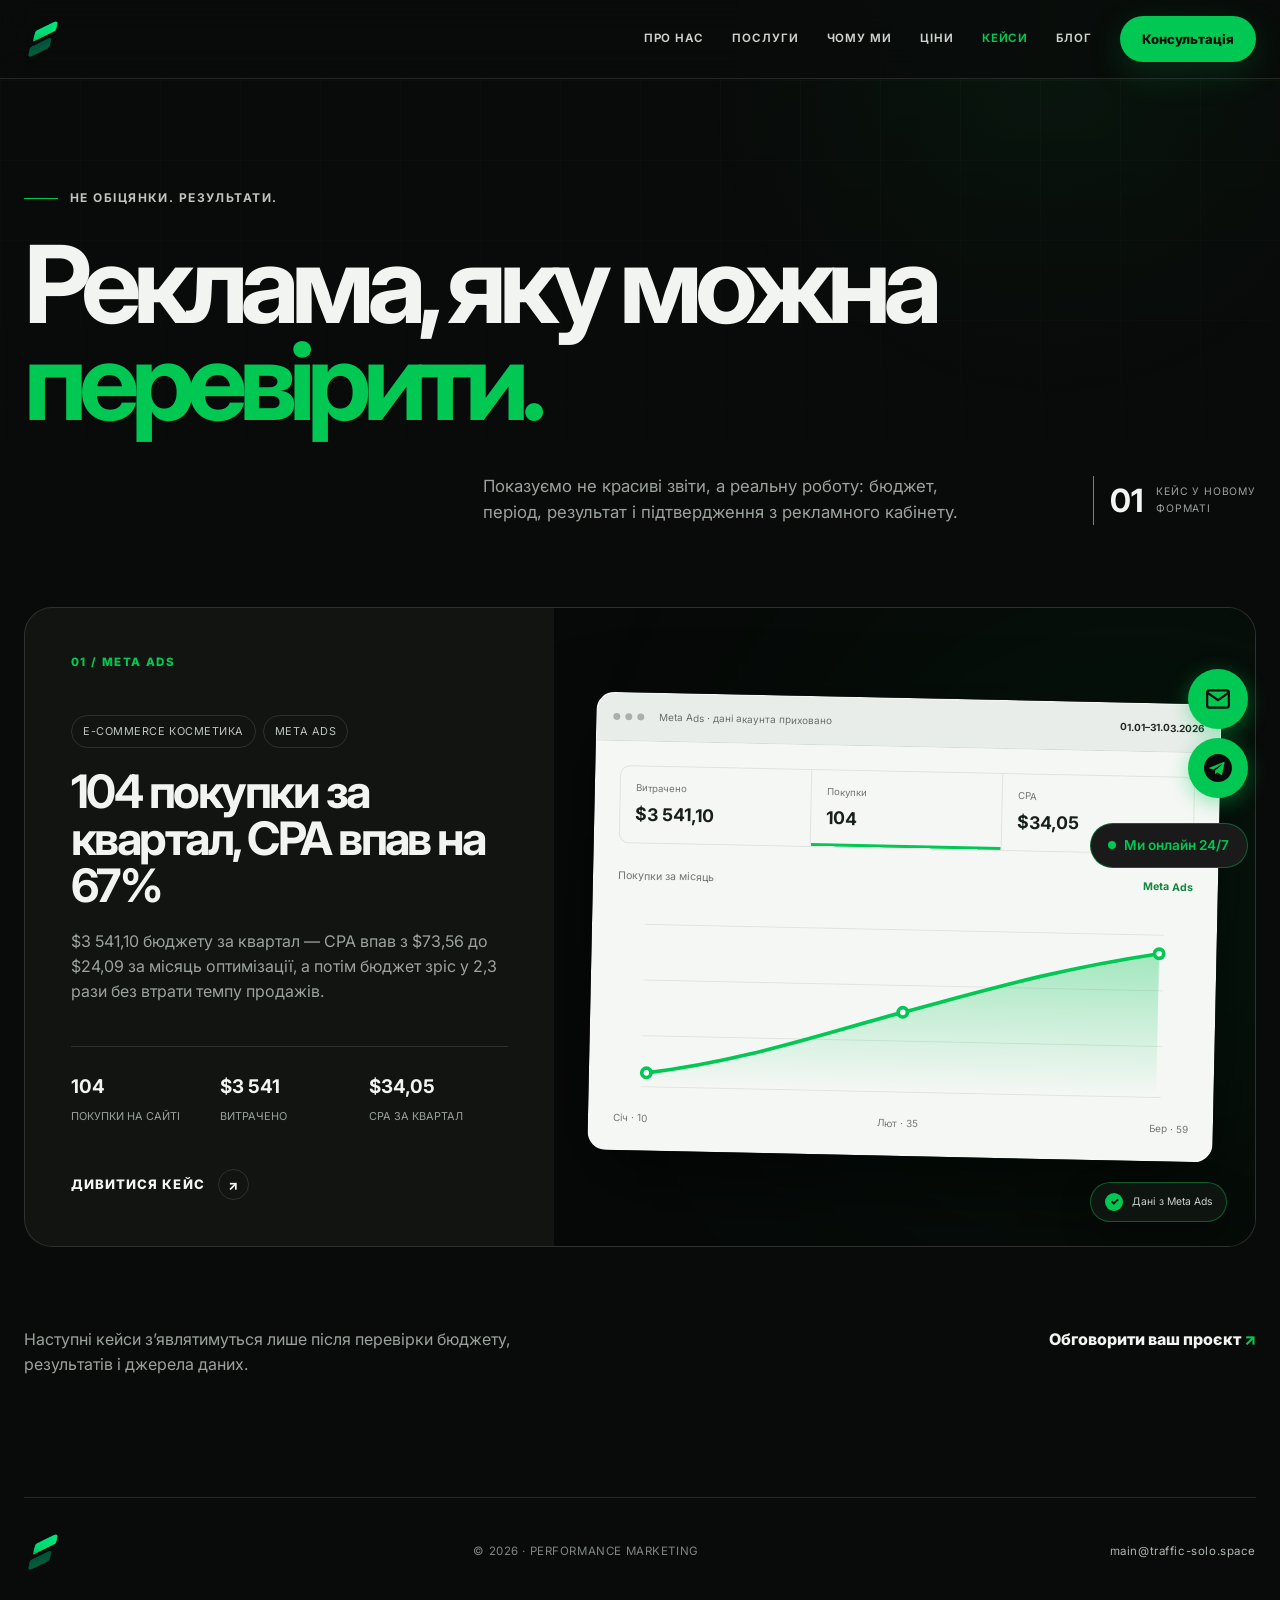
<file: cases.html>
<!DOCTYPE html>
<html lang="uk">
<head>
    <meta charset="UTF-8">
    <meta name="viewport" content="width=device-width, initial-scale=1.0">
    <title>Кейси | Traffic Solo — реальні результати Meta Ads</title>
    <meta name="description" content="Реальні анонімізовані кейси Traffic Solo з підтвердженими даними рекламних кабінетів.">
    <link rel="icon" type="image/png" href="assets/favicon.png">
    <link rel="apple-touch-icon" href="assets/apple-touch-icon.png">
    <link href="https://fonts.googleapis.com/css2?family=Inter:wght@400;500;600;700;800&display=swap" rel="stylesheet">
    <link rel="stylesheet" href="assets/cases.css">

    <!-- Google Tag Manager -->
    <script>(function(w,d,s,l,i){w[l]=w[l]||[];w[l].push({'gtm.start':
    new Date().getTime(),event:'gtm.js'});var f=d.getElementsByTagName(s)[0],
    j=d.createElement(s),dl=l!='dataLayer'?'&l='+l:'';j.async=true;j.src=
    'https://www.googletagmanager.com/gtm.js?id='+i+dl;f.parentNode.insertBefore(j,f);
    })(window,document,'script','dataLayer','GTM-56S8RML2');</script>
    <!-- End Google Tag Manager -->
</head>
<body>
    <!-- Google Tag Manager (noscript) -->
    <noscript><iframe src="https://www.googletagmanager.com/ns.html?id=GTM-56S8RML2"
    height="0" width="0" style="display:none;visibility:hidden"></iframe></noscript>
    <!-- End Google Tag Manager (noscript) -->

    <header class="site-header">
        <div class="shell header-inner">
            <a href="/" class="logo" aria-label="Traffic Solo"><img src="assets/logo-mark.png" alt="" class="logo-icon"></a>
            <nav>
                <a href="/#about">Про нас</a>
                <a href="/#services">Послуги</a>
                <a href="/#why-us">Чому ми</a>
                <a href="pricing">Ціни</a>
                <a href="cases" aria-current="page">Кейси</a>
                <a href="blog">Блог</a>
                <a href="#" class="pill-button js-open-consult">Консультація</a>
            </nav>
        </div>
    </header>

    <main>
        <section class="cases-hero shell reveal">
            <div class="eyebrow"><span></span> Не обіцянки. Результати.</div>
            <h1>Реклама, яку можна<br><em>перевірити.</em></h1>
            <div class="hero-bottom">
                <p>Показуємо не красиві звіти, а реальну роботу: бюджет, період, результат і підтвердження з рекламного кабінету.</p>
                <div class="proof-note"><b>01</b><span>кейс у новому<br>форматі</span></div>
            </div>
        </section>

        <section class="case-list shell">
            <a class="feature-case reveal" href="case-ecommerce-cosmetics.html">
                <div class="case-copy">
                    <div class="case-index">01 / META ADS</div>
                    <div>
                        <div class="case-tags"><span>E-commerce косметика</span><span>Meta Ads</span></div>
                        <h2>104 покупки за квартал, CPA впав на 67%</h2>
                        <p>$3 541,10 бюджету за квартал — CPA впав з $73,56 до $24,09 за місяць оптимізації, а потім бюджет зріс у 2,3 рази без втрати темпу продажів.</p>
                    </div>
                    <div class="case-kpis">
                        <div><strong>104</strong><small>покупки на сайті</small></div>
                        <div><strong>$3 541</strong><small>витрачено</small></div>
                        <div><strong>$34,05</strong><small>CPA за квартал</small></div>
                    </div>
                    <div class="case-link">Дивитися кейс <span>↗</span></div>
                </div>

                <div class="case-visual" aria-label="Анонімізована візуалізація даних Meta Ads">
                    <div class="visual-glow"></div>
                    <div class="data-window">
                        <div class="window-top">
                            <div class="window-dots"><i></i><i></i><i></i></div>
                            <span>Meta Ads · дані акаунта приховано</span>
                            <b>01.01–31.03.2026</b>
                        </div>
                        <div class="window-body">
                            <div class="window-metrics">
                                <div><small>Витрачено</small><strong>$3 541,10</strong></div>
                                <div class="active"><small>Покупки</small><strong>104</strong></div>
                                <div><small>CPA</small><strong>$34,05</strong></div>
                            </div>
                            <div class="chart-wrap">
                                <div class="chart-label"><span>Покупки за місяць</span><b>Meta Ads</b></div>
                                <svg class="line-chart" viewBox="0 0 620 230" role="img" aria-label="10 покупок у січні, 35 у лютому, 59 у березні">
                                    <defs><linearGradient id="area" x1="0" y1="0" x2="0" y2="1"><stop offset="0" stop-color="#00C853" stop-opacity=".34"/><stop offset="1" stop-color="#00C853" stop-opacity="0"/></linearGradient></defs>
                                    <g class="grid"><line x1="30" y1="30" x2="590" y2="30"/><line x1="30" y1="90" x2="590" y2="90"/><line x1="30" y1="150" x2="590" y2="150"/><line x1="30" y1="205" x2="590" y2="205"/></g>
                                    <path class="area" d="M35 190 C140 175 220 145 310 119 S470 70 585 50 L585 205 L35 205 Z"/>
                                    <path class="trend" d="M35 190 C140 175 220 145 310 119 S470 70 585 50"/>
                                    <g class="points"><circle cx="35" cy="190" r="5"/><circle cx="310" cy="119" r="5"/><circle cx="585" cy="50" r="5"/></g>
                                </svg>
                                <div class="chart-months"><span>Січ · 10</span><span>Лют · 35</span><span>Бер · 59</span></div>
                            </div>
                        </div>
                    </div>
                    <div class="verified-chip"><span>✓</span> Дані з Meta Ads</div>
                </div>
            </a>
        </section>

        <section class="cases-outro shell reveal">
            <p>Наступні кейси з’являтимуться лише після перевірки бюджету, результатів і джерела даних.</p>
            <a href="#" class="text-link js-open-consult">Обговорити ваш проєкт <span>↗</span></a>
        </section>
    </main>

    <footer class="site-footer">
        <div class="shell footer-inner"><a class="logo" href="/" aria-label="Traffic Solo"><img src="assets/logo-mark.png" alt="" class="logo-icon"></a><span>© 2026 · Performance marketing</span><a href="mailto:main@traffic-solo.space">main@traffic-solo.space</a></div>
    </footer>

    <a href="https://t.me/traffic_solo_leads_bot" class="floating-ai-cta" target="_blank" title="AI-асистент у Telegram"><span class="floating-ai-dot"></span>Ми онлайн 24/7</a>
    <a href="https://t.me/traffic_solo_space" class="floating-cta" target="_blank" title="Telegram"><svg width="28" height="28" viewBox="0 0 240 240" fill="currentColor"><path d="M120 0C53.7 0 0 53.7 0 120s53.7 120 120 120 120-53.7 120-120S186.3 0 120 0zm55.4 80.3l-19.7 92.9c-1.5 6.6-5.4 8.2-10.9 5.1l-30.2-22.3-14.6 14c-1.6 1.6-3 3-6.1 3l2.2-30.9 56.3-50.9c2.4-2.2-.5-3.4-3.7-1.2l-69.6 43.8-30-9.4c-6.5-2-6.6-6.5 1.4-9.6l117.4-45.2c5.4-2 10.2 1.3 8.5 9.7z"/></svg></a>
    <a href="javascript:void(0)" class="floating-envelope-cta js-open-consult" title="Залишити заявку"><svg width="26" height="26" viewBox="0 0 24 24" fill="none" stroke="currentColor" stroke-width="2" stroke-linecap="round" stroke-linejoin="round"><path d="M4 4h16c1.1 0 2 .9 2 2v12c0 1.1-.9 2-2 2H4c-1.1 0-2-.9-2-2V6c0-1.1.9-2 2-2z"></path><polyline points="22,6 12,13 2,6"></polyline></svg></a>

    <script src="assets/consult-modal.js"></script>
    <script src="assets/mobile-nav.js?v=2"></script>
    <script src="assets/cases.js"></script>
</body>
</html>
</file>
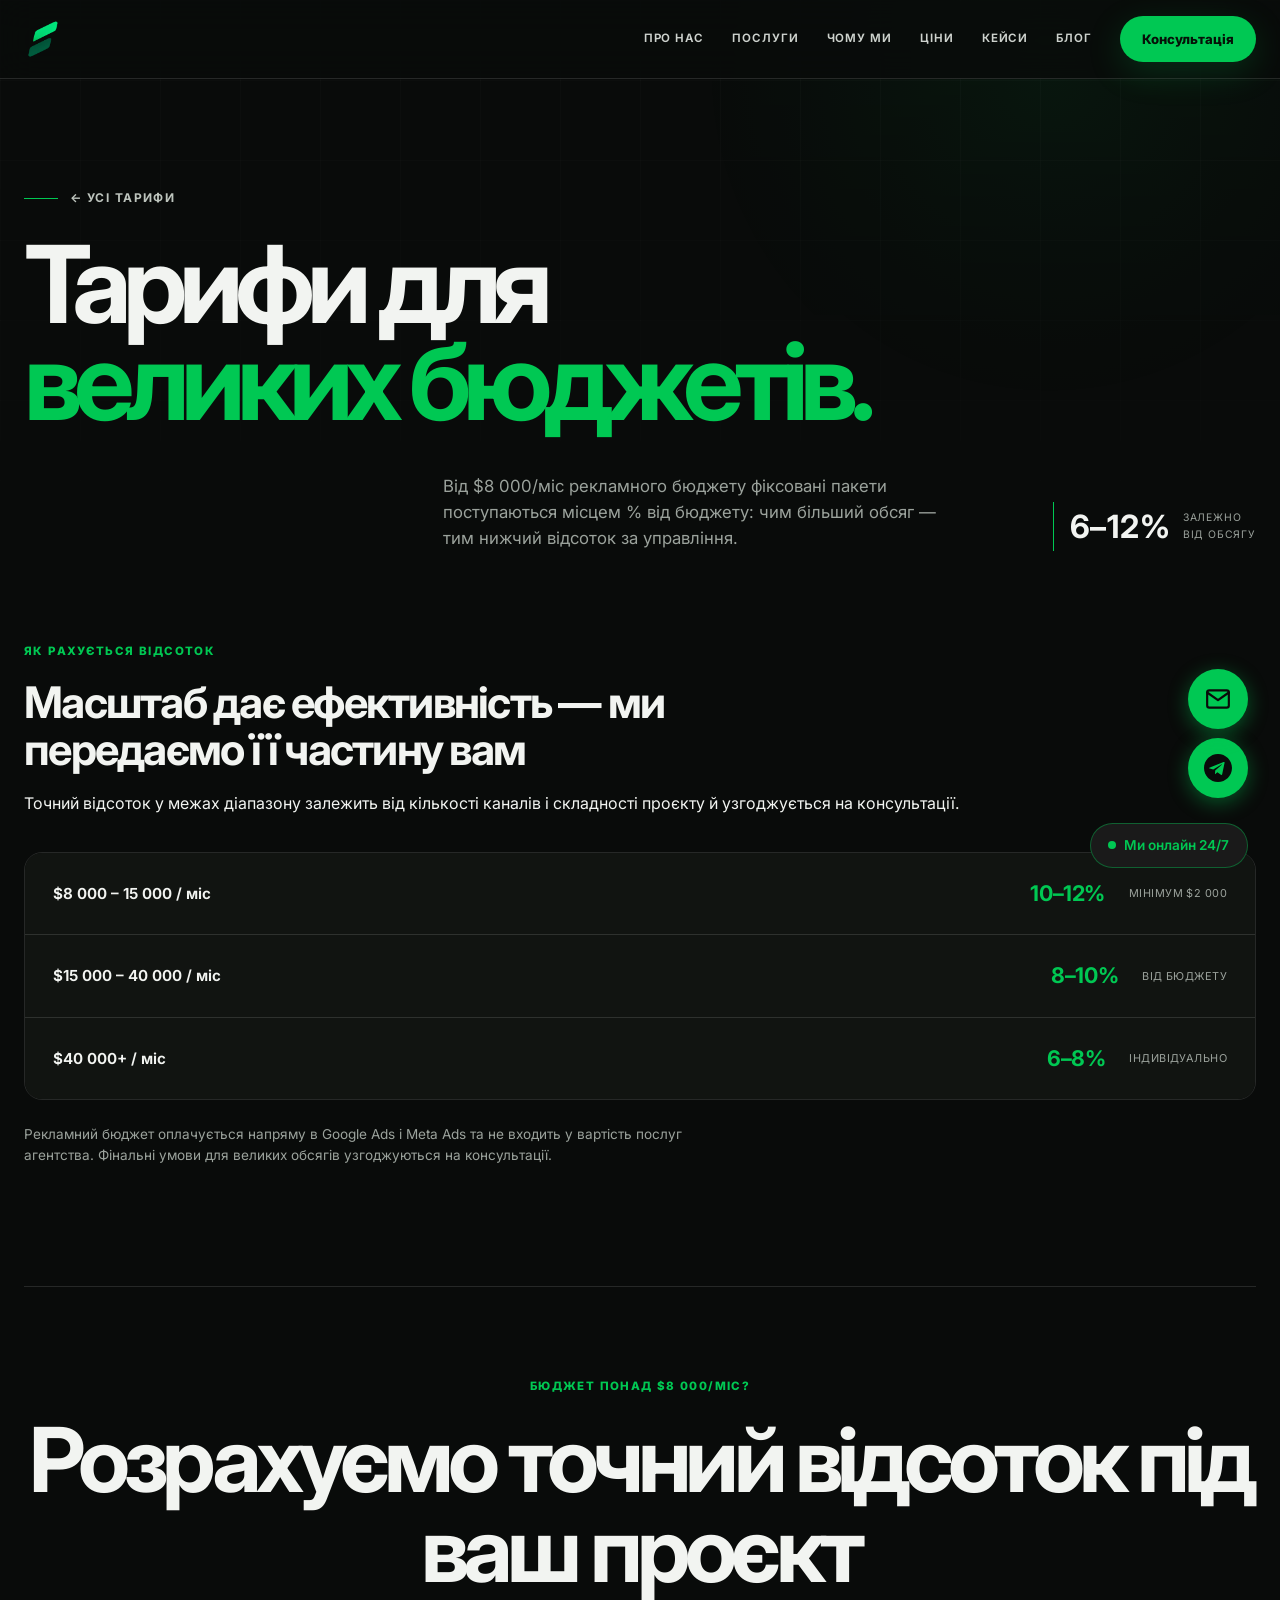
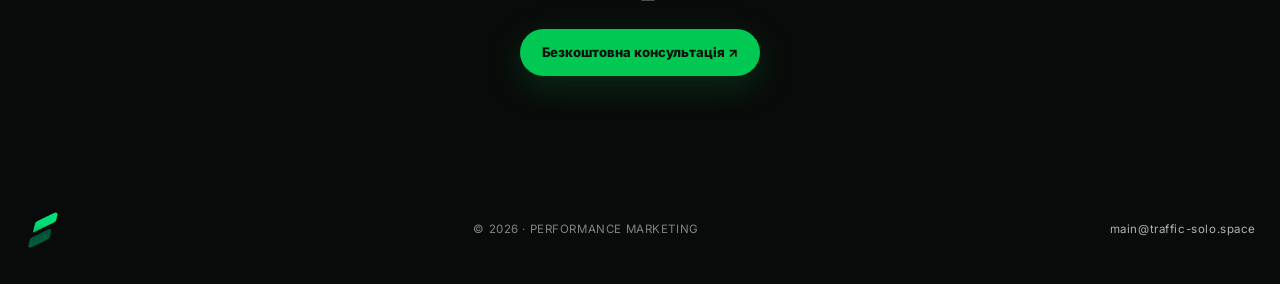
<file: pricing-volume.html>
<!DOCTYPE html>
<html lang="uk">
<head>
    <meta charset="UTF-8">
    <meta name="viewport" content="width=device-width, initial-scale=1.0">
    <title>Тарифи для великих рекламних бюджетів | Traffic Solo</title>
    <meta name="description" content="Від $8 000/міс рекламного бюджету вартість управління Google Ads та Meta Ads стає % від бюджету: 10–12% / 8–10% / 6–8% залежно від обсягу.">
    <link rel="icon" type="image/png" href="assets/favicon.png">
    <link rel="apple-touch-icon" href="assets/apple-touch-icon.png">
    <link href="https://fonts.googleapis.com/css2?family=Inter:wght@400;500;600;700;800&display=swap" rel="stylesheet">
    <link rel="stylesheet" href="assets/cases.css">

    <!-- Google Tag Manager -->
    <script>(function(w,d,s,l,i){w[l]=w[l]||[];w[l].push({'gtm.start':
    new Date().getTime(),event:'gtm.js'});var f=d.getElementsByTagName(s)[0],
    j=d.createElement(s),dl=l!='dataLayer'?'&l='+l:'';j.async=true;j.src=
    'https://www.googletagmanager.com/gtm.js?id='+i+dl;f.parentNode.insertBefore(j,f);
    })(window,document,'script','dataLayer','GTM-56S8RML2');</script>
    <!-- End Google Tag Manager -->
</head>
<body>
    <!-- Google Tag Manager (noscript) -->
    <noscript><iframe src="https://www.googletagmanager.com/ns.html?id=GTM-56S8RML2"
    height="0" width="0" style="display:none;visibility:hidden"></iframe></noscript>
    <!-- End Google Tag Manager (noscript) -->

    <header class="site-header">
        <div class="shell header-inner">
            <a href="/" class="logo" aria-label="Traffic Solo"><img src="assets/logo-mark.png" alt="" class="logo-icon"></a>
            <nav>
                <a href="/#about">Про нас</a>
                <a href="/#services">Послуги</a>
                <a href="/#why-us">Чому ми</a>
                <a href="pricing">Ціни</a>
                <a href="cases">Кейси</a>
                <a href="blog">Блог</a>
                <a href="#" class="pill-button js-open-consult">Консультація</a>
            </nav>
        </div>
    </header>

    <main>
        <section class="cases-hero shell reveal">
            <div class="eyebrow"><span></span> <a href="pricing" style="color:inherit;text-decoration:none">← Усі тарифи</a></div>
            <h1>Тарифи для<br><em>великих бюджетів.</em></h1>
            <div class="hero-bottom">
                <p>Від $8 000/міс рекламного бюджету фіксовані пакети поступаються місцем % від бюджету: чим більший обсяг — тим нижчий відсоток за управління.</p>
                <div class="proof-note"><b>6–12%</b><span>залежно<br>від обсягу</span></div>
            </div>
        </section>

        <section class="spend-section shell reveal">
            <div class="section-label">Як рахується відсоток</div>
            <h2>Масштаб дає ефективність — ми передаємо її частину вам</h2>
            <p>Точний відсоток у межах діапазону залежить від кількості каналів і складності проєкту й узгоджується на консультації.</p>
            <div class="spend-table">
                <div><span>$8 000 – 15 000 / міс</span><strong>10–12%</strong><small>мінімум $2 000</small></div>
                <div><span>$15 000 – 40 000 / міс</span><strong>8–10%</strong><small>від бюджету</small></div>
                <div><span>$40 000+ / міс</span><strong>6–8%</strong><small>індивідуально</small></div>
            </div>
            <p class="pricing-note">Рекламний бюджет оплачується напряму в Google Ads і Meta Ads та не входить у вартість послуг агентства. Фінальні умови для великих обсягів узгоджуються на консультації.</p>
        </section>

        <section class="detail-cta shell reveal">
            <span>Бюджет понад $8 000/міс?</span>
            <h2>Розрахуємо точний відсоток під ваш проєкт</h2>
            <a href="#" class="pill-button js-open-consult">Безкоштовна консультація ↗</a>
        </section>
    </main>

    <footer class="site-footer"><div class="shell footer-inner"><a class="logo" href="/" aria-label="Traffic Solo"><img src="assets/logo-mark.png" alt="" class="logo-icon"></a><span>© 2026 · Performance marketing</span><a href="mailto:main@traffic-solo.space">main@traffic-solo.space</a></div></footer>

    <a href="https://t.me/traffic_solo_leads_bot" class="floating-ai-cta" target="_blank" title="AI-асистент у Telegram"><span class="floating-ai-dot"></span>Ми онлайн 24/7</a>
    <a href="https://t.me/traffic_solo_space" class="floating-cta" target="_blank" title="Telegram"><svg width="28" height="28" viewBox="0 0 240 240" fill="currentColor"><path d="M120 0C53.7 0 0 53.7 0 120s53.7 120 120 120 120-53.7 120-120S186.3 0 120 0zm55.4 80.3l-19.7 92.9c-1.5 6.6-5.4 8.2-10.9 5.1l-30.2-22.3-14.6 14c-1.6 1.6-3 3-6.1 3l2.2-30.9 56.3-50.9c2.4-2.2-.5-3.4-3.7-1.2l-69.6 43.8-30-9.4c-6.5-2-6.6-6.5 1.4-9.6l117.4-45.2c5.4-2 10.2 1.3 8.5 9.7z"/></svg></a>
    <a href="javascript:void(0)" class="floating-envelope-cta js-open-consult" title="Залишити заявку"><svg width="26" height="26" viewBox="0 0 24 24" fill="none" stroke="currentColor" stroke-width="2" stroke-linecap="round" stroke-linejoin="round"><path d="M4 4h16c1.1 0 2 .9 2 2v12c0 1.1-.9 2-2 2H4c-1.1 0-2-.9-2-2V6c0-1.1.9-2 2-2z"></path><polyline points="22,6 12,13 2,6"></polyline></svg></a>

    <script src="assets/consult-modal.js"></script>
    <script src="assets/mobile-nav.js?v=2"></script>
    <script src="assets/cases.js"></script>
</body>
</html>
</file>
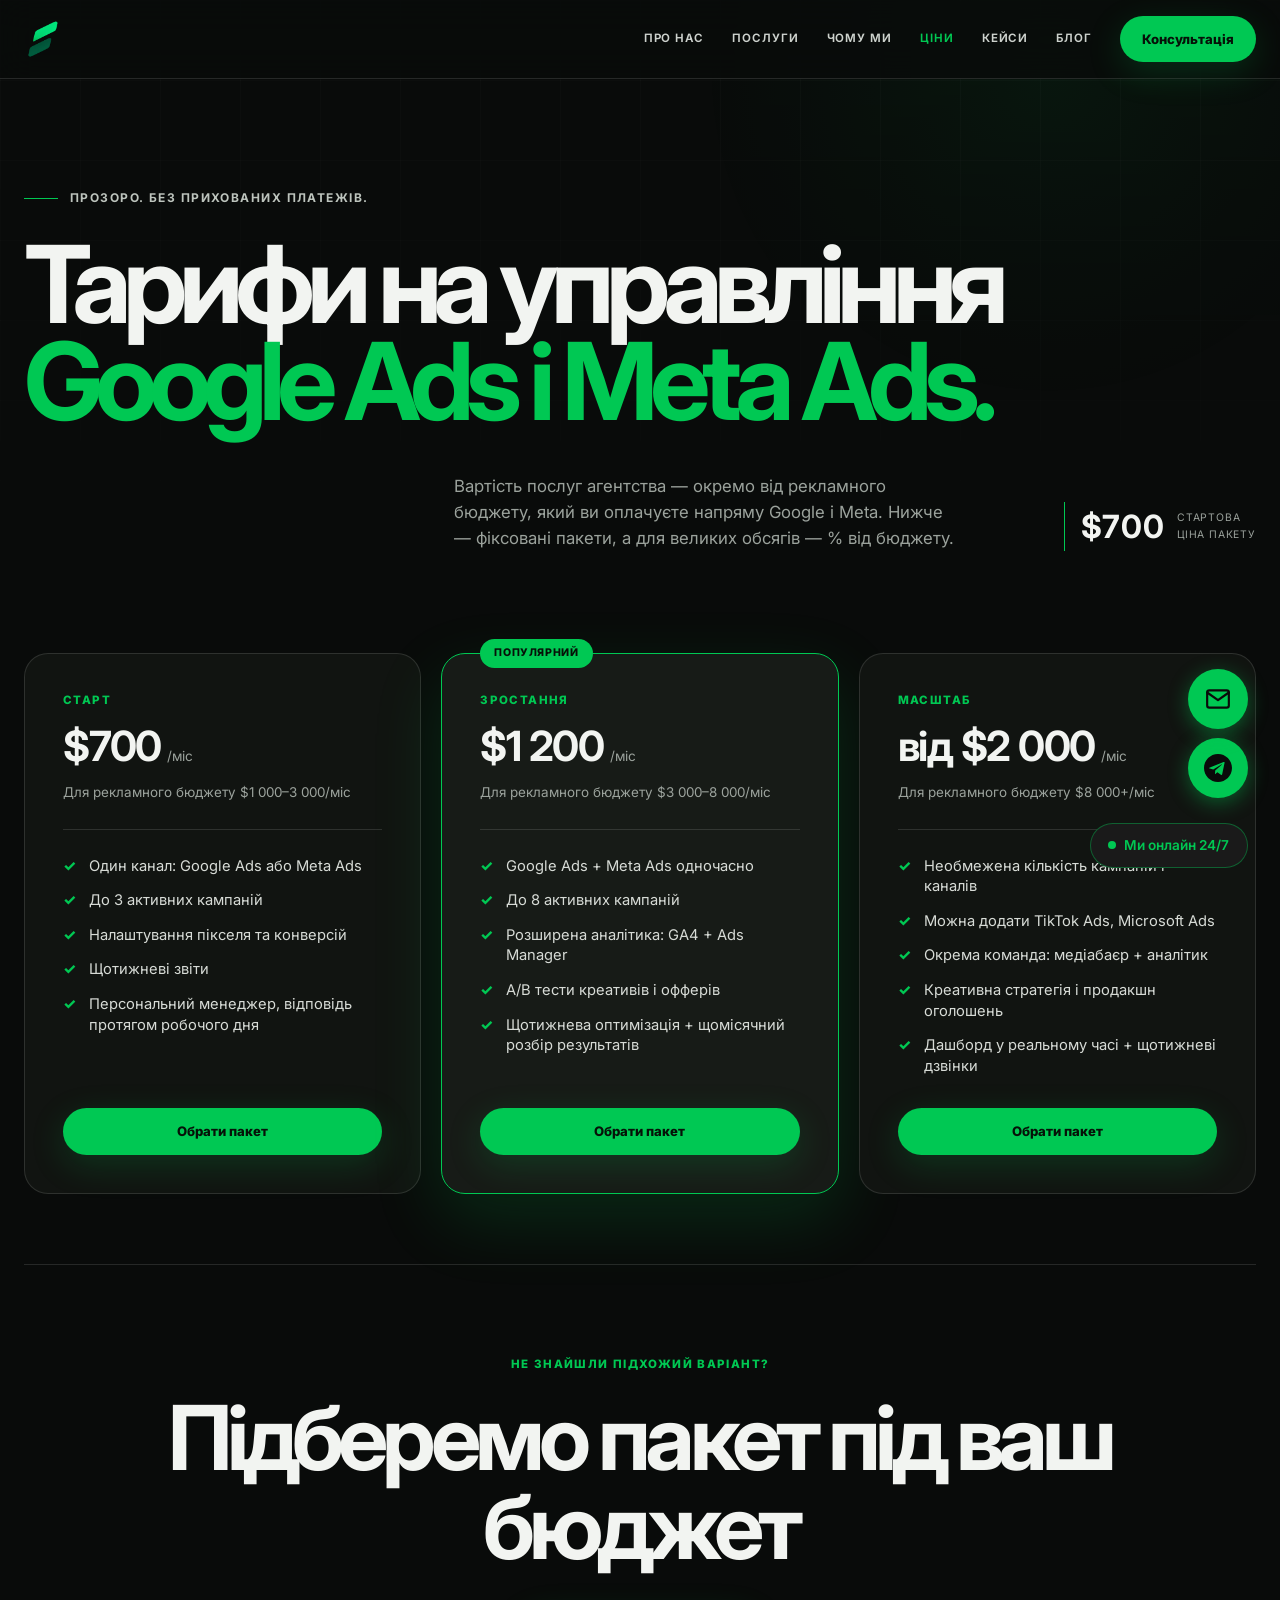
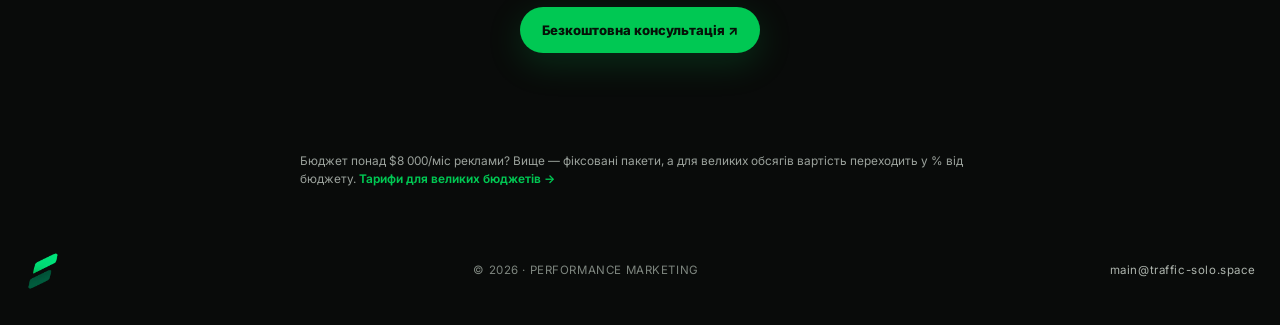
<file: pricing.html>
<!DOCTYPE html>
<html lang="uk">
<head>
    <meta charset="UTF-8">
    <meta name="viewport" content="width=device-width, initial-scale=1.0">
    <title>Ціни на управління Google Ads та Meta Ads | Traffic Solo</title>
    <meta name="description" content="Прозорі тарифи на управління рекламою: фіксовані пакети від $700/міс або % від бюджету для великих обʼємів. Без прихованих платежів.">
    <link rel="icon" type="image/png" href="assets/favicon.png">
    <link rel="apple-touch-icon" href="assets/apple-touch-icon.png">
    <link href="https://fonts.googleapis.com/css2?family=Inter:wght@400;500;600;700;800&display=swap" rel="stylesheet">
    <link rel="stylesheet" href="assets/cases.css">

    <!-- Google Tag Manager -->
    <script>(function(w,d,s,l,i){w[l]=w[l]||[];w[l].push({'gtm.start':
    new Date().getTime(),event:'gtm.js'});var f=d.getElementsByTagName(s)[0],
    j=d.createElement(s),dl=l!='dataLayer'?'&l='+l:'';j.async=true;j.src=
    'https://www.googletagmanager.com/gtm.js?id='+i+dl;f.parentNode.insertBefore(j,f);
    })(window,document,'script','dataLayer','GTM-56S8RML2');</script>
    <!-- End Google Tag Manager -->
</head>
<body>
    <!-- Google Tag Manager (noscript) -->
    <noscript><iframe src="https://www.googletagmanager.com/ns.html?id=GTM-56S8RML2"
    height="0" width="0" style="display:none;visibility:hidden"></iframe></noscript>
    <!-- End Google Tag Manager (noscript) -->

    <header class="site-header">
        <div class="shell header-inner">
            <a href="/" class="logo" aria-label="Traffic Solo"><img src="assets/logo-mark.png" alt="" class="logo-icon"></a>
            <nav>
                <a href="/#about">Про нас</a>
                <a href="/#services">Послуги</a>
                <a href="/#why-us">Чому ми</a>
                <a href="pricing" aria-current="page">Ціни</a>
                <a href="cases">Кейси</a>
                <a href="blog">Блог</a>
                <a href="#" class="pill-button js-open-consult">Консультація</a>
            </nav>
        </div>
    </header>

    <main>
        <section class="cases-hero shell reveal">
            <div class="eyebrow"><span></span> Прозоро. Без прихованих платежів.</div>
            <h1>Тарифи на управління<br><em>Google Ads і Meta Ads.</em></h1>
            <div class="hero-bottom">
                <p>Вартість послуг агентства — окремо від рекламного бюджету, який ви оплачуєте напряму Google і Meta. Нижче — фіксовані пакети, а для великих обсягів — % від бюджету.</p>
                <div class="proof-note"><b>$700</b><span>стартова<br>ціна пакету</span></div>
            </div>
        </section>

        <section class="pricing-grid shell reveal">
            <div class="price-card">
                <div class="price-name">Старт</div>
                <div class="price-tag"><strong>$700</strong><small>/міс</small></div>
                <p class="price-fit">Для рекламного бюджету $1 000–3 000/міс</p>
                <ul class="price-features">
                    <li>Один канал: Google Ads або Meta Ads</li>
                    <li>До 3 активних кампаній</li>
                    <li>Налаштування пікселя та конверсій</li>
                    <li>Щотижневі звіти</li>
                    <li>Персональний менеджер, відповідь протягом робочого дня</li>
                </ul>
                <a href="#" class="pill-button js-open-consult">Обрати пакет</a>
            </div>

            <div class="price-card featured">
                <span class="price-badge">Популярний</span>
                <div class="price-name">Зростання</div>
                <div class="price-tag"><strong>$1 200</strong><small>/міс</small></div>
                <p class="price-fit">Для рекламного бюджету $3 000–8 000/міс</p>
                <ul class="price-features">
                    <li>Google Ads + Meta Ads одночасно</li>
                    <li>До 8 активних кампаній</li>
                    <li>Розширена аналітика: GA4 + Ads Manager</li>
                    <li>A/B тести креативів і офферів</li>
                    <li>Щотижнева оптимізація + щомісячний розбір результатів</li>
                </ul>
                <a href="#" class="pill-button js-open-consult">Обрати пакет</a>
            </div>

            <div class="price-card">
                <div class="price-name">Масштаб</div>
                <div class="price-tag"><strong>від $2 000</strong><small>/міс</small></div>
                <p class="price-fit">Для рекламного бюджету $8 000+/міс</p>
                <ul class="price-features">
                    <li>Необмежена кількість кампаній і каналів</li>
                    <li>Можна додати TikTok Ads, Microsoft Ads</li>
                    <li>Окрема команда: медіабаєр + аналітик</li>
                    <li>Креативна стратегія і продакшн оголошень</li>
                    <li>Дашборд у реальному часі + щотижневі дзвінки</li>
                </ul>
                <a href="#" class="pill-button js-open-consult">Обрати пакет</a>
            </div>
        </section>

        <section class="detail-cta shell reveal">
            <span>Не знайшли підхожий варіант?</span>
            <h2>Підберемо пакет під ваш бюджет</h2>
            <a href="#" class="pill-button js-open-consult">Безкоштовна консультація ↗</a>
        </section>
    </main>

    <p class="volume-footnote shell">Бюджет понад $8 000/міс реклами? Вище — фіксовані пакети, а для великих обсягів вартість переходить у % від бюджету. <a href="pricing-volume">Тарифи для великих бюджетів →</a></p>

    <footer class="site-footer"><div class="shell footer-inner"><a class="logo" href="/" aria-label="Traffic Solo"><img src="assets/logo-mark.png" alt="" class="logo-icon"></a><span>© 2026 · Performance marketing</span><a href="mailto:main@traffic-solo.space">main@traffic-solo.space</a></div></footer>

    <a href="https://t.me/traffic_solo_leads_bot" class="floating-ai-cta" target="_blank" title="AI-асистент у Telegram"><span class="floating-ai-dot"></span>Ми онлайн 24/7</a>
    <a href="https://t.me/traffic_solo_space" class="floating-cta" target="_blank" title="Telegram"><svg width="28" height="28" viewBox="0 0 240 240" fill="currentColor"><path d="M120 0C53.7 0 0 53.7 0 120s53.7 120 120 120 120-53.7 120-120S186.3 0 120 0zm55.4 80.3l-19.7 92.9c-1.5 6.6-5.4 8.2-10.9 5.1l-30.2-22.3-14.6 14c-1.6 1.6-3 3-6.1 3l2.2-30.9 56.3-50.9c2.4-2.2-.5-3.4-3.7-1.2l-69.6 43.8-30-9.4c-6.5-2-6.6-6.5 1.4-9.6l117.4-45.2c5.4-2 10.2 1.3 8.5 9.7z"/></svg></a>
    <a href="javascript:void(0)" class="floating-envelope-cta js-open-consult" title="Залишити заявку"><svg width="26" height="26" viewBox="0 0 24 24" fill="none" stroke="currentColor" stroke-width="2" stroke-linecap="round" stroke-linejoin="round"><path d="M4 4h16c1.1 0 2 .9 2 2v12c0 1.1-.9 2-2 2H4c-1.1 0-2-.9-2-2V6c0-1.1.9-2 2-2z"></path><polyline points="22,6 12,13 2,6"></polyline></svg></a>

    <script src="assets/consult-modal.js"></script>
    <script src="assets/mobile-nav.js?v=2"></script>
    <script src="assets/cases.js"></script>
</body>
</html>
</file>
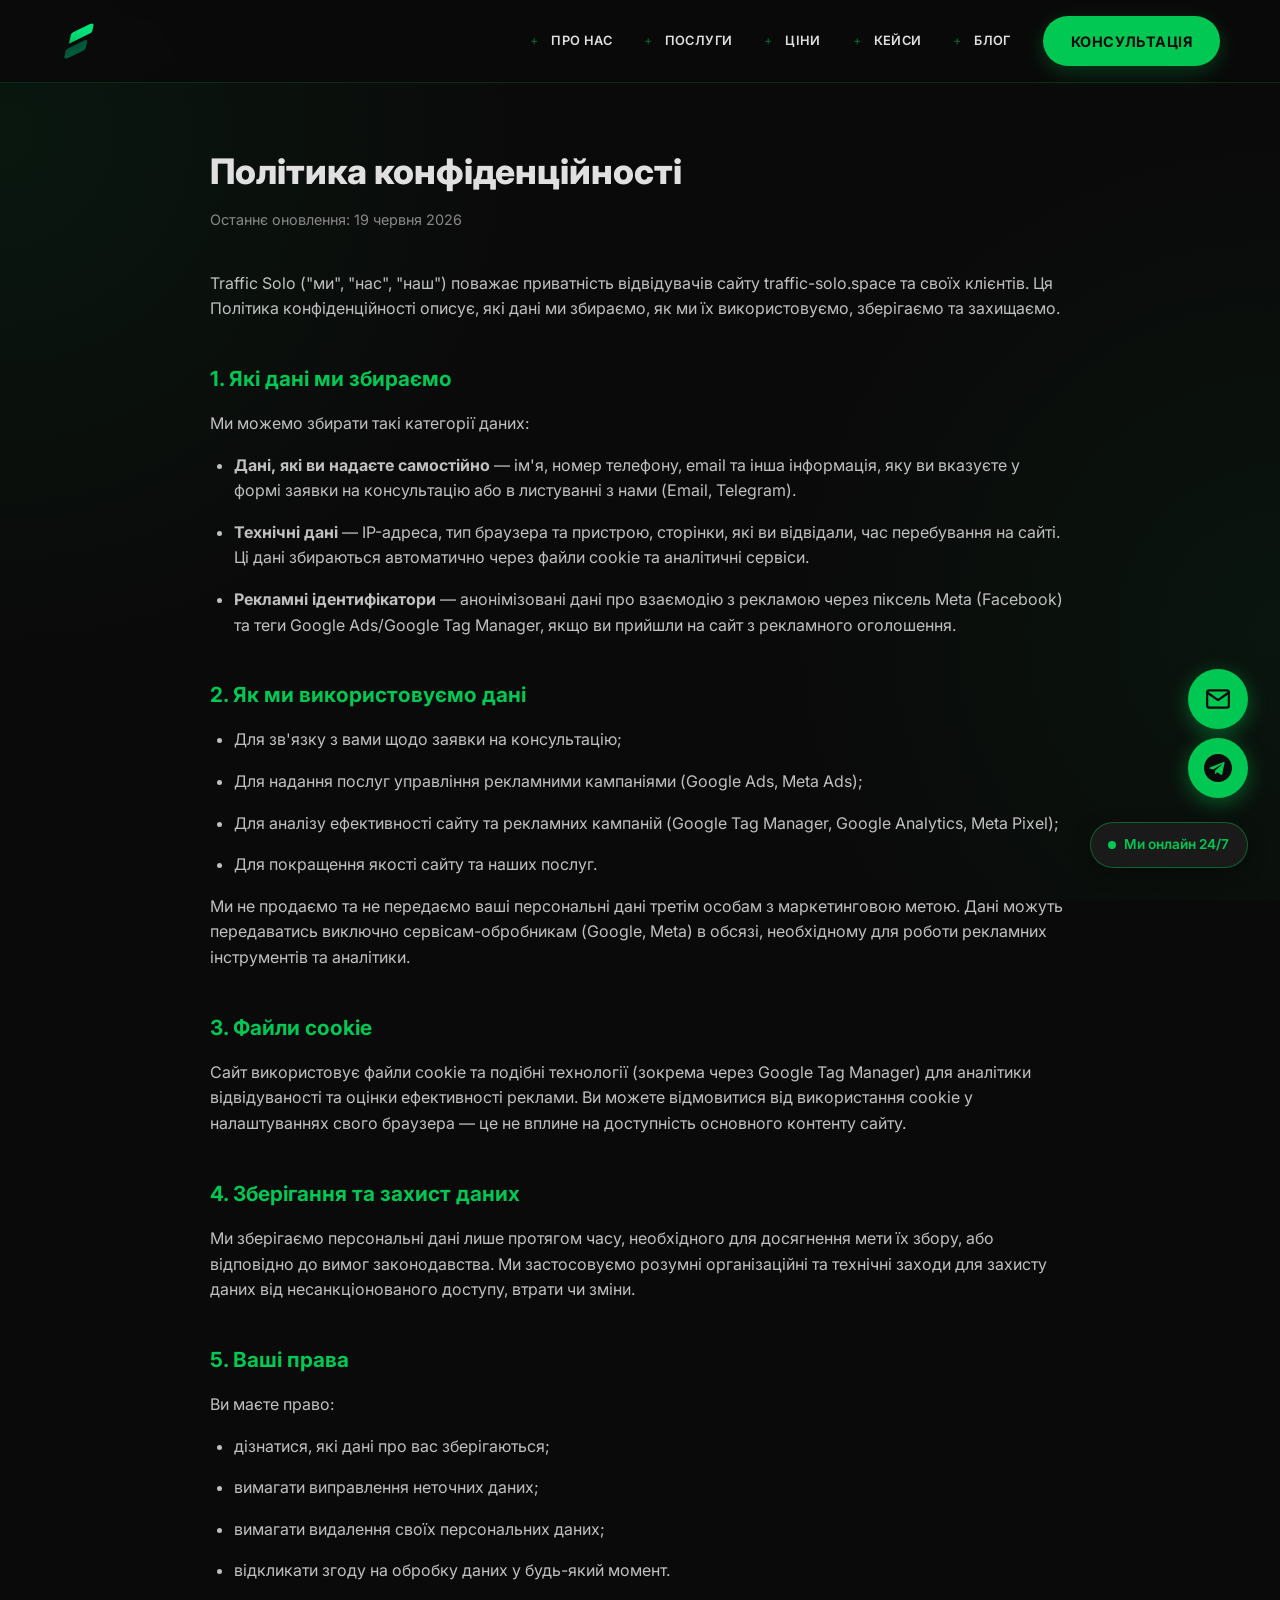
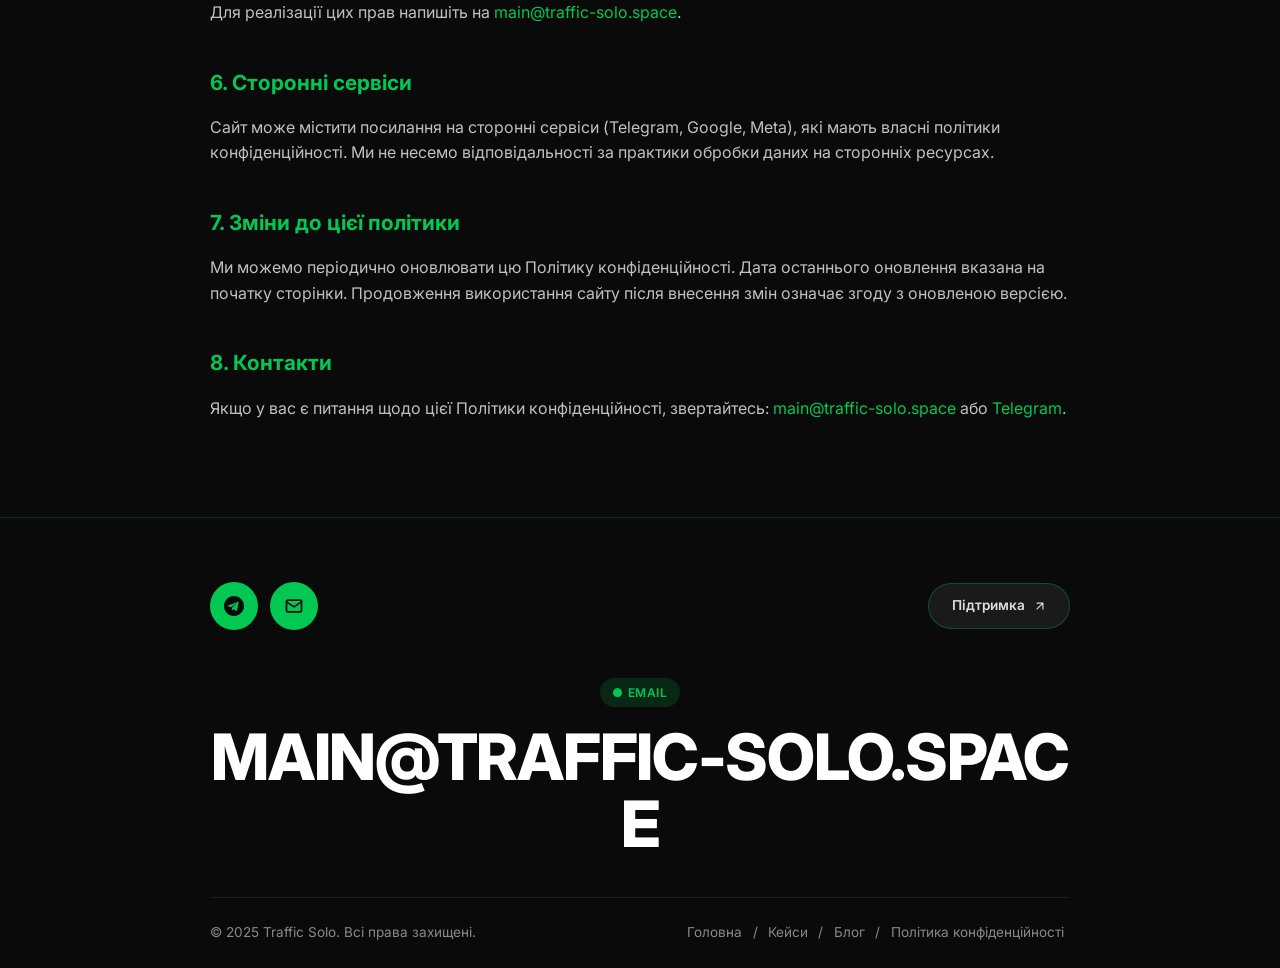
<file: privacy-policy.html>
<!DOCTYPE html>
<html lang="uk">
<head>
    <meta charset="UTF-8">
    <meta name="viewport" content="width=device-width, initial-scale=1.0">
    <title>Політика конфіденційності | Traffic Solo</title>
    <meta name="description" content="Політика конфіденційності Traffic Solo — як ми збираємо, використовуємо та захищаємо персональні дані відвідувачів сайту та клієнтів.">
    <link rel="icon" type="image/png" href="assets/favicon.png">
    <link rel="apple-touch-icon" href="assets/apple-touch-icon.png">
    <link href="https://fonts.googleapis.com/css2?family=Inter:wght@400;500;600;700;800&display=swap" rel="stylesheet">

    <!-- Google Tag Manager -->
    <script>(function(w,d,s,l,i){w[l]=w[l]||[];w[l].push({'gtm.start':
    new Date().getTime(),event:'gtm.js'});var f=d.getElementsByTagName(s)[0],
    j=d.createElement(s),dl=l!='dataLayer'?'&l='+l:'';j.async=true;j.src=
    'https://www.googletagmanager.com/gtm.js?id='+i+dl;f.parentNode.insertBefore(j,f);
    })(window,document,'script','dataLayer','GTM-56S8RML2');</script>
    <!-- End Google Tag Manager -->
    <style>
        * { margin: 0; padding: 0; box-sizing: border-box; }
        html { scroll-behavior: smooth; }
        body {
            font-family: 'Inter', sans-serif;
            background-color: #0a0a0a; background-image: radial-gradient(circle at 0% 15%, rgba(0, 200, 83, 0.07), transparent 35%), radial-gradient(circle at 100% 70%, rgba(0, 200, 83, 0.06), transparent 35%); background-attachment: fixed;
            color: #e0e0e0;
            line-height: 1.6;
        }
        .container { max-width: 900px; margin: 0 auto; padding: 0 20px; }
        header {
            position: sticky;
            top: 0;
            background-color: rgba(10, 10, 10, 0.95);
            backdrop-filter: blur(10px);
            z-index: 1000;
            border-bottom: 1px solid rgba(0, 200, 83, 0.2);
            padding: 1rem 0;
        }
        .header-content {
            max-width: 1200px;
            margin: 0 auto;
            padding: 0 20px;
            display: flex;
            justify-content: space-between;
            align-items: center;
        }
        .logo {
            font-size: 1.8rem;
            font-weight: 800;
            color: #00C853;
            text-decoration: none;
            letter-spacing: -1px; display: inline-flex; align-items: center; gap: 0.5rem;}
        .logo-icon { width: 2.4rem; height: 2.4rem; display: block; }
        nav { display: flex; gap: 2rem; align-items: center; }
        nav a { color: #e0e0e0; text-decoration: none; font-size: 0.8rem; font-weight: 600; text-transform: uppercase; letter-spacing: 0.03em; position: relative; padding-left: 1.3rem; }
        nav a.cta-button { padding-left: 1.75rem; }
        nav a:not(.cta-button)::before { content: '+'; position: absolute; left: 0; color: rgba(0, 200, 83, 0.5); font-weight: 400; }
        nav a:hover { color: #00C853; }
        .cta-button {
            background-color: #00C853;
            color: #0a0a0a;
            padding: 0.85rem 1.75rem;
            border-radius: 100px;
            text-decoration: none;
            font-weight: 700;
            font-size: 0.9rem;
            transition: all 0.3s ease;
            box-shadow: 0 6px 20px rgba(0, 200, 83, 0.25);
        }
        .cta-button:hover { background-color: #00E64D; transform: translateY(-2px); box-shadow: 0 10px 30px rgba(0, 200, 83, 0.4); }
        .policy { padding: 60px 0 80px; }
        .policy h1 {
            font-size: 2.2rem;
            font-weight: 800;
            margin-bottom: 0.5rem;
        }
        .policy .updated { color: #888; font-size: 0.9rem; margin-bottom: 2.5rem; }
        .policy h2 {
            font-size: 1.3rem;
            color: #00C853;
            margin: 2.5rem 0 1rem;
        }
        .policy p, .policy li { color: #c0c0c0; margin-bottom: 1rem; }
        .policy ul { padding-left: 1.5rem; margin-bottom: 1rem; }
        .policy a { color: #00C853; text-decoration: none; }
        .policy a:hover { text-decoration: underline; }
        footer {
            background-color: #0a0a0a;
            border-top: 1px solid rgba(0, 200, 83, 0.2);
            padding: 2rem 0;
            text-align: center;
            color: #888;
        }
        footer a { color: #888; text-decoration: none; }
        @media (max-width: 768px) {
        }

        @keyframes pulse {
            0%, 100% { opacity: 1; }
            50% { opacity: 0.7; }
        }

        .floating-cta {
            position: fixed;
            bottom: 6.4rem;
            right: 2rem;
            width: 60px;
            height: 60px;
            background-color: #00C853;
            border-radius: 50%;
            display: flex;
            align-items: center;
            justify-content: center;
            color: #0a0a0a;
            cursor: pointer;
            z-index: 999;
            text-decoration: none;
            transition: all 0.3s ease;
            box-shadow: 0 5px 20px rgba(0, 200, 83, 0.4);
            animation: pulse 2s infinite;
        }

        .floating-cta:hover {
            background-color: #00E64D;
            transform: scale(1.1);
        }

        .floating-envelope-cta {
            position: fixed;
            bottom: 10.7rem;
            right: 2rem;
            width: 60px;
            height: 60px;
            background-color: #00C853;
            border-radius: 50%;
            display: flex;
            align-items: center;
            justify-content: center;
            color: #0a0a0a;
            cursor: pointer;
            z-index: 999;
            text-decoration: none;
            border: none;
            transition: all 0.3s ease;
            box-shadow: 0 5px 20px rgba(0, 200, 83, 0.4);
        }

        .floating-envelope-cta:hover {
            background-color: #00E64D;
            transform: scale(1.1);
        }

        @media (max-width: 768px) {
            .floating-cta {
                width: 55px;
                height: 55px;
                bottom: 5.9rem;
                right: 1.5rem;
            }
        }

        .floating-ai-cta {
            position: fixed;
            bottom: 2rem;
            right: 2rem;
            display: flex;
            align-items: center;
            gap: 0.5rem;
            padding: 0.7rem 1.1rem;
            background-color: #1a1a1a;
            border: 1px solid rgba(0, 200, 83, 0.4);
            border-radius: 30px;
            color: #00C853;
            font-weight: 600;
            font-size: 0.85rem;
            text-decoration: none;
            white-space: nowrap;
            z-index: 999;
            box-shadow: 0 5px 20px rgba(0, 0, 0, 0.3);
            transition: all 0.3s ease;
        }

        .floating-ai-cta:hover {
            background-color: #222;
            border-color: #00C853;
            transform: translateY(-2px);
        }

        .floating-ai-dot {
            width: 8px;
            height: 8px;
            border-radius: 50%;
            background-color: #00C853;
            flex-shrink: 0;
            animation: pulse 2s infinite;
        }

        @media (max-width: 768px) {
            .floating-ai-cta {
                bottom: 1.5rem;
                right: 1.5rem;
                font-size: 0.78rem;
                padding: 0.6rem 0.9rem;
            }
        }

        .site-footer { background-color: #0a0a0a; border-top: 1px solid rgba(0, 200, 83, 0.2); padding: 4rem 0 0; }
        .footer-top { display: flex; justify-content: space-between; align-items: center; flex-wrap: wrap; gap: 1.5rem; margin-bottom: 3rem; }
        .footer-socials { display: flex; gap: 0.75rem; }
        .footer-icon { width: 48px; height: 48px; border-radius: 50%; background-color: #00C853; color: #0a0a0a; display: flex; align-items: center; justify-content: center; text-decoration: none; transition: all 0.3s ease; }
        .footer-icon:hover { background-color: #00E64D; transform: translateY(-3px); }
        .footer-support-btn { display: inline-flex; align-items: center; gap: 0.5rem; padding: 0.7rem 1.4rem; border-radius: 100px; background-color: #1a1a1a; border: 1px solid rgba(0, 200, 83, 0.3); color: #e0e0e0; text-decoration: none; font-size: 0.85rem; font-weight: 600; transition: all 0.3s ease; }
        .footer-support-btn:hover { border-color: #00C853; color: #00C853; }
        .footer-email-tag { display: inline-block; font-size: 0.75rem; font-weight: 600; text-transform: uppercase; letter-spacing: 0.05em; background-color: rgba(0, 200, 83, 0.15); color: #00C853; padding: 0.3rem 0.8rem; border-radius: 100px; margin-bottom: 1rem; }
        .footer-email { display: block; text-decoration: none; color: #fff; font-weight: 800; line-height: 1.05; font-size: clamp(1.6rem, 6vw, 4rem); letter-spacing: -0.02em; word-break: break-all; margin-bottom: 2.5rem; transition: color 0.3s ease; }
        .footer-email:hover { color: #00C853; }
        .footer-bottom { display: flex; justify-content: space-between; align-items: center; flex-wrap: wrap; gap: 1rem; border-top: 1px solid rgba(255, 255, 255, 0.08); padding: 1.5rem 0; color: #888; font-size: 0.85rem; }
        .footer-links a { color: #888; text-decoration: none; margin: 0 0.4rem; }
        .footer-links a:hover { color: #00C853; }
        @media (max-width: 600px) {
            .footer-bottom { flex-direction: column; text-align: center; }
        }
    
        @media (max-width: 768px) {
            .floating-envelope-cta {
                width: 55px;
                height: 55px;
                bottom: 9.8rem;
                right: 1.5rem;
            }
        }
    </style>
</head>
<body>
    <!-- Google Tag Manager (noscript) -->
    <noscript><iframe src="https://www.googletagmanager.com/ns.html?id=GTM-56S8RML2"
    height="0" width="0" style="display:none;visibility:hidden"></iframe></noscript>
    <!-- End Google Tag Manager (noscript) -->

    <header>
        <div class="header-content">
            <a href="/" class="logo" aria-label="Traffic Solo"><img src="assets/logo-mark.png" alt="" class="logo-icon"></a>
            <nav>
                <a href="/#about">Про нас</a>
                <a href="/#services">Послуги</a>
                <a href="pricing">Ціни</a>
                <a href="cases">Кейси</a>
                <a href="blog">Блог</a>
                <a href="#" class="cta-button js-open-consult">Консультація</a>
            </nav>
        </div>
    </header>

    <section class="policy">
        <div class="container">
            <h1>Політика конфіденційності</h1>
            <p class="updated">Останнє оновлення: 19 червня 2026</p>

            <p>Traffic Solo ("ми", "нас", "наш") поважає приватність відвідувачів сайту traffic-solo.space та своїх клієнтів. Ця Політика конфіденційності описує, які дані ми збираємо, як ми їх використовуємо, зберігаємо та захищаємо.</p>

            <h2>1. Які дані ми збираємо</h2>
            <p>Ми можемо збирати такі категорії даних:</p>
            <ul>
                <li><strong>Дані, які ви надаєте самостійно</strong> — ім'я, номер телефону, email та інша інформація, яку ви вказуєте у формі заявки на консультацію або в листуванні з нами (Email, Telegram).</li>
                <li><strong>Технічні дані</strong> — IP-адреса, тип браузера та пристрою, сторінки, які ви відвідали, час перебування на сайті. Ці дані збираються автоматично через файли cookie та аналітичні сервіси.</li>
                <li><strong>Рекламні ідентифікатори</strong> — анонімізовані дані про взаємодію з рекламою через піксель Meta (Facebook) та теги Google Ads/Google Tag Manager, якщо ви прийшли на сайт з рекламного оголошення.</li>
            </ul>

            <h2>2. Як ми використовуємо дані</h2>
            <ul>
                <li>Для зв'язку з вами щодо заявки на консультацію;</li>
                <li>Для надання послуг управління рекламними кампаніями (Google Ads, Meta Ads);</li>
                <li>Для аналізу ефективності сайту та рекламних кампаній (Google Tag Manager, Google Analytics, Meta Pixel);</li>
                <li>Для покращення якості сайту та наших послуг.</li>
            </ul>
            <p>Ми не продаємо та не передаємо ваші персональні дані третім особам з маркетинговою метою. Дані можуть передаватись виключно сервісам-обробникам (Google, Meta) в обсязі, необхідному для роботи рекламних інструментів та аналітики.</p>

            <h2>3. Файли cookie</h2>
            <p>Сайт використовує файли cookie та подібні технології (зокрема через Google Tag Manager) для аналітики відвідуваності та оцінки ефективності реклами. Ви можете відмовитися від використання cookie у налаштуваннях свого браузера — це не вплине на доступність основного контенту сайту.</p>

            <h2>4. Зберігання та захист даних</h2>
            <p>Ми зберігаємо персональні дані лише протягом часу, необхідного для досягнення мети їх збору, або відповідно до вимог законодавства. Ми застосовуємо розумні організаційні та технічні заходи для захисту даних від несанкціонованого доступу, втрати чи зміни.</p>

            <h2>5. Ваші права</h2>
            <p>Ви маєте право:</p>
            <ul>
                <li>дізнатися, які дані про вас зберігаються;</li>
                <li>вимагати виправлення неточних даних;</li>
                <li>вимагати видалення своїх персональних даних;</li>
                <li>відкликати згоду на обробку даних у будь-який момент.</li>
            </ul>
            <p>Для реалізації цих прав напишіть на <a href="mailto:main@traffic-solo.space">main@traffic-solo.space</a>.</p>

            <h2>6. Сторонні сервіси</h2>
            <p>Сайт може містити посилання на сторонні сервіси (Telegram, Google, Meta), які мають власні політики конфіденційності. Ми не несемо відповідальності за практики обробки даних на сторонніх ресурсах.</p>

            <h2>7. Зміни до цієї політики</h2>
            <p>Ми можемо періодично оновлювати цю Політику конфіденційності. Дата останнього оновлення вказана на початку сторінки. Продовження використання сайту після внесення змін означає згоду з оновленою версією.</p>

            <h2>8. Контакти</h2>
            <p>Якщо у вас є питання щодо цієї Політики конфіденційності, звертайтесь: <a href="mailto:main@traffic-solo.space">main@traffic-solo.space</a> або <a href="https://t.me/traffic_solo_space" target="_blank">Telegram</a>.</p>
        </div>
    </section>

    <footer class="site-footer">
        <div class="container">
            <div class="footer-top">
                <div class="footer-socials">
                    <a href="https://t.me/traffic_solo_space" class="footer-icon" target="_blank" title="Telegram"><svg width="20" height="20" viewBox="0 0 240 240" fill="currentColor"><path d="M120 0C53.7 0 0 53.7 0 120s53.7 120 120 120 120-53.7 120-120S186.3 0 120 0zm55.4 80.3l-19.7 92.9c-1.5 6.6-5.4 8.2-10.9 5.1l-30.2-22.3-14.6 14c-1.6 1.6-3 3-6.1 3l2.2-30.9 56.3-50.9c2.4-2.2-.5-3.4-3.7-1.2l-69.6 43.8-30-9.4c-6.5-2-6.6-6.5 1.4-9.6l117.4-45.2c5.4-2 10.2 1.3 8.5 9.7z"/></svg></a>
                    <a href="mailto:main@traffic-solo.space" class="footer-icon" title="Email"><svg width="20" height="20" viewBox="0 0 24 24" fill="none" stroke="currentColor" stroke-width="2" stroke-linecap="round" stroke-linejoin="round"><rect x="3" y="5" width="18" height="14" rx="2"/><path d="M3 7l9 6 9-6"/></svg></a>
                </div>
                <a href="#" class="footer-support-btn js-open-consult">Підтримка <svg width="14" height="14" viewBox="0 0 24 24" fill="none" stroke="currentColor" stroke-width="2" stroke-linecap="round" stroke-linejoin="round"><path d="M7 17 17 7M7 7h10v10"/></svg></a>
            </div>
            <div class="footer-email-tag">&#9679; Email</div>
            <a href="mailto:main@traffic-solo.space" class="footer-email">MAIN@TRAFFIC-SOLO.SPACE</a>
            <div class="footer-bottom">
                <span>&copy; 2025 Traffic Solo. Всі права захищені.</span>
                <div class="footer-links">
                    <a href="/">Головна</a> / <a href="cases">Кейси</a> / <a href="blog">Блог</a> / <a href="privacy-policy">Політика конфіденційності</a>
                </div>
            </div>
        </div>
    </footer>
    <!-- Floating CTA Button -->
    <a href="https://t.me/traffic_solo_leads_bot" class="floating-ai-cta" target="_blank" title="AI-асистент у Telegram"><span class="floating-ai-dot"></span>Ми онлайн 24/7</a>

    <a href="https://t.me/traffic_solo_space" class="floating-cta" target="_blank" title="Telegram"><svg width="28" height="28" viewBox="0 0 240 240" fill="currentColor"><path d="M120 0C53.7 0 0 53.7 0 120s53.7 120 120 120 120-53.7 120-120S186.3 0 120 0zm55.4 80.3l-19.7 92.9c-1.5 6.6-5.4 8.2-10.9 5.1l-30.2-22.3-14.6 14c-1.6 1.6-3 3-6.1 3l2.2-30.9 56.3-50.9c2.4-2.2-.5-3.4-3.7-1.2l-69.6 43.8-30-9.4c-6.5-2-6.6-6.5 1.4-9.6l117.4-45.2c5.4-2 10.2 1.3 8.5 9.7z"/></svg></a>
    <a href="javascript:void(0)" class="floating-envelope-cta js-open-consult" title="Залишити заявку"><svg width="26" height="26" viewBox="0 0 24 24" fill="none" stroke="currentColor" stroke-width="2" stroke-linecap="round" stroke-linejoin="round"><path d="M4 4h16c1.1 0 2 .9 2 2v12c0 1.1-.9 2-2 2H4c-1.1 0-2-.9-2-2V6c0-1.1.9-2 2-2z"></path><polyline points="22,6 12,13 2,6"></polyline></svg></a>

    <script src="assets/consult-modal.js"></script>
    <script src="assets/mobile-nav.js?v=2"></script>
</body>
</html>
</file>
<file: assets/cases.css>
:root{--bg:#090b0a;--panel:#111411;--panel-2:#171b17;--ink:#f2f4f1;--muted:#9ba29c;--green:#00c853;--line:rgba(255,255,255,.12);--shell:1240px}*{box-sizing:border-box;margin:0;padding:0}html{scroll-behavior:smooth}body{background:var(--bg);color:var(--ink);font-family:Inter,Arial,sans-serif;line-height:1.55;overflow-x:hidden}body:before{content:"";position:fixed;inset:0;pointer-events:none;background:radial-gradient(circle at 82% 8%,rgba(0,200,83,.07),transparent 26%),linear-gradient(rgba(255,255,255,.018) 1px,transparent 1px),linear-gradient(90deg,rgba(255,255,255,.018) 1px,transparent 1px);background-size:auto,80px 80px,80px 80px;mask-image:linear-gradient(to bottom,#000,transparent 70%);z-index:-1}.shell{width:min(var(--shell),calc(100% - 48px));margin-inline:auto}.site-header{position:sticky;top:0;z-index:50;background:rgba(9,11,10,.82);backdrop-filter:blur(18px);border-bottom:1px solid var(--line)}.header-inner{height:78px;display:flex;align-items:center;justify-content:space-between}.logo{color:var(--green);font-weight:800;font-size:1.45rem;text-decoration:none;letter-spacing:-.05em;display:inline-flex;align-items:center;gap:.5rem}.logo-icon{width:2.4rem;height:2.4rem;display:block}.header-inner nav{display:flex;align-items:center;gap:28px}.header-inner nav>a:not(.pill-button){color:#cdd2cd;text-decoration:none;text-transform:uppercase;font-size:.72rem;font-weight:650;letter-spacing:.08em;transition:.2s}.header-inner nav>a:not(.pill-button):hover,.header-inner nav>a[aria-current=page]{color:var(--green)}.pill-button{display:inline-flex;align-items:center;justify-content:center;background:var(--green);color:#061108!important;padding:13px 22px;border-radius:999px;text-decoration:none;font-weight:800;font-size:.82rem;box-shadow:0 10px 35px rgba(0,200,83,.18);transition:transform .25s,box-shadow .25s}.pill-button:hover{transform:translateY(-2px);box-shadow:0 14px 40px rgba(0,200,83,.28)}.cases-hero{padding:110px 0 82px}.eyebrow,.detail-kicker{display:flex;align-items:center;gap:12px;text-transform:uppercase;color:#bdc4bd;font-size:.75rem;letter-spacing:.12em;font-weight:700}.eyebrow span{width:34px;height:1px;background:var(--green)}.cases-hero h1{margin-top:28px;font-size:clamp(3.5rem,8.4vw,7.4rem);line-height:.91;letter-spacing:-.075em;font-weight:700}.cases-hero h1 em,.detail-hero h1 em{color:var(--green);font-style:normal}.hero-bottom{display:flex;justify-content:flex-end;align-items:flex-end;gap:110px;margin-top:42px}.hero-bottom>p{width:min(500px,100%);color:var(--muted);font-size:1.05rem}.proof-note{display:flex;gap:12px;align-items:center;border-left:1px solid var(--green);padding-left:16px;text-transform:uppercase;font-size:.65rem;color:var(--muted);letter-spacing:.08em}.proof-note b{font-size:2rem;color:var(--ink)}.feature-case{display:grid;grid-template-columns:.86fr 1.14fr;min-height:640px;border:1px solid var(--line);border-radius:28px;overflow:hidden;color:inherit;text-decoration:none;background:var(--panel);transition:transform .45s cubic-bezier(.2,.8,.2,1),border-color .3s}.feature-case:hover{transform:translateY(-8px);border-color:rgba(0,200,83,.55)}.case-copy{padding:46px;display:flex;flex-direction:column;justify-content:space-between}.case-index,.section-label{color:var(--green);font-size:.72rem;font-weight:800;letter-spacing:.12em;text-transform:uppercase}.case-tags{display:flex;gap:7px;margin-bottom:20px;flex-wrap:wrap}.case-tags span{border:1px solid var(--line);border-radius:99px;padding:7px 11px;color:#bfc5bf;font-size:.68rem;text-transform:uppercase;letter-spacing:.05em}.case-copy h2{font-size:clamp(2rem,3.6vw,3.55rem);line-height:1.02;letter-spacing:-.055em;margin-bottom:20px}.case-copy p{color:var(--muted);max-width:490px}.case-kpis{display:grid;grid-template-columns:repeat(3,1fr);gap:10px;border-top:1px solid var(--line);padding-top:25px}.case-kpis strong{display:block;font-size:1.18rem}.case-kpis small{color:var(--muted);font-size:.68rem;text-transform:uppercase}.case-link{font-size:.82rem;text-transform:uppercase;letter-spacing:.08em;font-weight:800}.case-link span{display:inline-grid;place-items:center;width:31px;height:31px;border:1px solid var(--line);border-radius:50%;margin-left:9px;transition:.25s}.feature-case:hover .case-link span{background:var(--green);color:#061108;border-color:var(--green);transform:rotate(45deg)}.case-visual{position:relative;background:#070908;display:flex;align-items:center;padding:38px;overflow:hidden}.visual-glow{position:absolute;width:430px;height:430px;background:var(--green);filter:blur(170px);opacity:.12;right:-100px;top:70px}.data-window{position:relative;width:100%;border:1px solid rgba(255,255,255,.16);border-radius:18px;background:#f5f7f5;color:#172019;box-shadow:0 30px 80px rgba(0,0,0,.55);transform:rotate(1.2deg);transition:transform .5s cubic-bezier(.2,.8,.2,1)}.feature-case:hover .data-window{transform:rotate(0) scale(1.015)}.window-top{height:48px;background:#e9edea;border-bottom:1px solid #d5dbd6;border-radius:18px 18px 0 0;display:flex;align-items:center;padding:0 16px;gap:15px;color:#687069;font-size:.62rem}.window-top>b{margin-left:auto;color:#222a23}.window-dots{display:flex;gap:5px}.window-dots i{width:7px;height:7px;border-radius:50%;background:#aab1ab}.window-body{padding:24px}.window-metrics{display:grid;grid-template-columns:repeat(3,1fr);border:1px solid #dfe4df;border-radius:10px}.window-metrics>div{padding:15px;border-right:1px solid #dfe4df}.window-metrics>div:last-child{border:0}.window-metrics small,.window-metrics strong{display:block}.window-metrics small{font-size:.6rem;color:#707770}.window-metrics strong{font-size:1.1rem;margin-top:4px}.window-metrics .active{box-shadow:inset 0 -3px var(--green)}.chart-wrap{margin-top:25px}.chart-label{display:flex;justify-content:space-between;font-size:.66rem;color:#6d746e}.chart-label b{color:#11873f}.line-chart{display:block;width:100%;height:auto;margin-top:12px}.grid line,.proof-chart .grid line{stroke:#dfe4df;stroke-width:1}.trend{fill:none;stroke:var(--green);stroke-width:4;stroke-linecap:round;stroke-dasharray:900;stroke-dashoffset:900}.area{fill:url(#area)}.points circle{fill:#fff;stroke:var(--green);stroke-width:4}.is-visible .trend{animation:draw 1.4s .25s ease forwards}.chart-months,.proof-months{display:flex;justify-content:space-between;color:#727972;font-size:.62rem}.verified-chip{position:absolute;right:28px;bottom:24px;background:#0e1510;border:1px solid rgba(0,200,83,.4);border-radius:99px;padding:10px 14px;color:#cbd2cc;font-size:.65rem;box-shadow:0 12px 30px rgba(0,0,0,.35)}.verified-chip span{display:inline-grid;place-items:center;background:var(--green);color:#061108;border-radius:50%;width:18px;height:18px;margin-right:6px;font-weight:900}.cases-outro{padding:80px 0 120px;display:flex;justify-content:space-between;border-bottom:1px solid var(--line)}.cases-outro p{max-width:520px;color:var(--muted)}.text-link{color:var(--ink);text-decoration:none;font-weight:800}.text-link span{color:var(--green)}.site-footer{padding:35px 0}.footer-inner{display:flex;justify-content:space-between;align-items:center;color:#7e867f;font-size:.72rem;text-transform:uppercase;letter-spacing:.05em}.footer-inner a:last-child{color:#aeb5ae;text-decoration:none;text-transform:none}.detail-hero{padding:105px 0 75px}.detail-kicker span{display:grid;place-items:center;width:35px;height:35px;border:1px solid var(--green);border-radius:50%;color:var(--green)}.detail-hero h1{font-size:clamp(3.4rem,7.7vw,7rem);line-height:.94;letter-spacing:-.074em;max-width:1180px;margin:30px 0 40px}.detail-intro{display:flex;justify-content:space-between;align-items:center;padding-left:42%}.detail-intro p{color:var(--muted);max-width:560px}.round-arrow{flex:none;display:grid;place-items:center;width:58px;height:58px;border:1px solid var(--line);border-radius:50%;color:var(--green);text-decoration:none;font-size:1.25rem;transition:.25s}.round-arrow:hover{background:var(--green);color:#061108}.detail-meta{display:grid;grid-template-columns:repeat(4,1fr);border-top:1px solid var(--line);border-bottom:1px solid var(--line);margin-bottom:120px}.detail-meta>div{padding:24px 18px;border-right:1px solid var(--line)}.detail-meta>div:first-child{padding-left:0}.detail-meta>div:last-child{border:0}.detail-meta small,.detail-meta strong{display:block}.detail-meta small{color:var(--muted);font-size:.68rem;text-transform:uppercase;margin-bottom:5px}.detail-meta strong{font-size:.9rem}.story-section{display:grid;grid-template-columns:.34fr .66fr;gap:40px;padding-bottom:130px}.story-copy h2,.proof-heading h2{font-size:clamp(2rem,4.4vw,4.1rem);line-height:1.02;letter-spacing:-.055em;margin-bottom:30px}.story-copy p{font-size:1.08rem;color:#b0b7b0;max-width:720px;margin-top:20px}.results-band{background:var(--green);color:#061108;padding:90px 0}.section-label.light{color:#083b1b}.big-result{display:flex;align-items:flex-end;justify-content:space-between;border-bottom:1px solid rgba(5,40,16,.28);padding:45px 0 55px}.big-result span{text-transform:uppercase;font-size:.75rem;letter-spacing:.1em;font-weight:800}.big-result strong{font-size:clamp(6rem,16vw,13rem);line-height:.72;letter-spacing:-.085em}.results-grid{display:grid;grid-template-columns:repeat(4,1fr);padding-top:38px}.results-grid div{border-left:1px solid rgba(5,40,16,.24);padding-left:20px}.results-grid strong,.results-grid span{display:block}.results-grid strong{font-size:1.65rem;letter-spacing:-.04em}.results-grid span{font-size:.7rem;text-transform:uppercase;margin-top:5px;font-weight:700}.proof-section{padding:130px 0}.proof-heading{display:grid;grid-template-columns:.34fr .66fr;gap:40px;margin-bottom:70px}.proof-heading p{color:var(--muted);max-width:620px}.proof-dashboard{background:#f4f6f4;border-radius:22px;overflow:hidden;color:#202520;box-shadow:0 35px 120px rgba(0,0,0,.38)}.proof-toolbar{height:66px;display:flex;align-items:center;gap:12px;padding:0 24px;border-bottom:1px solid #dfe4df;font-size:.75rem}.proof-toolbar time{margin-left:auto;border:1px solid #d5dad6;border-radius:6px;padding:8px 12px}.meta-mark{display:grid;place-items:center;background:#1778f2;color:#fff;border-radius:6px;width:28px;height:28px;font-weight:900}.redacted{color:#b4bab5;letter-spacing:-2px}.proof-cards{display:grid;grid-template-columns:repeat(4,1fr);padding:25px 25px 0;gap:10px}.proof-cards>div{position:relative;border:1px solid #dfe4df;border-radius:9px;padding:17px;background:#fff}.proof-cards small,.proof-cards strong{display:block}.proof-cards small{color:#6e756f;font-size:.68rem}.proof-cards strong{font-size:1.35rem;margin-top:8px}.proof-cards i{position:absolute;left:0;right:0;bottom:0;height:3px;background:var(--green)}.proof-chart{position:relative;padding:30px 35px 18px 70px}.proof-chart svg{width:100%;display:block}.proof-chart .area{fill:url(#detailArea)}.axis{position:absolute;left:25px;top:48px;bottom:55px;display:flex;flex-direction:column;justify-content:space-between;color:#7e857f;font-size:.62rem}.proof-months{font-size:.7rem;padding-left:4px}.proof-months span{display:flex;gap:6px}.api-caption{display:flex;align-items:center;gap:12px;background:#e9f8ee;border-top:1px solid #ccebd6;padding:17px 25px;color:#31513b}.api-caption>span{display:grid;place-items:center;width:25px;height:25px;border-radius:50%;background:var(--green);color:#062510;font-weight:900}.api-caption b,.api-caption small{display:block}.api-caption b{font-size:.75rem}.api-caption small{font-size:.65rem;margin-top:2px;color:#63816c}.method-section{padding-bottom:130px}.method-grid{display:grid;grid-template-columns:repeat(3,1fr);gap:12px;margin-top:35px}.method-grid article{background:var(--panel);border:1px solid var(--line);padding:32px;border-radius:16px}.method-grid article>span{color:var(--green);font-size:.72rem;font-weight:800}.method-grid h3{font-size:1.25rem;margin:50px 0 12px}.method-grid p{color:var(--muted);font-size:.9rem}.detail-cta{padding:85px 0 100px;border-top:1px solid var(--line);text-align:center}.detail-cta>span{text-transform:uppercase;color:var(--green);font-size:.72rem;letter-spacing:.12em;font-weight:800}.detail-cta h2{font-size:clamp(3rem,7vw,6rem);letter-spacing:-.065em;line-height:1;margin:18px 0 35px}.reveal{opacity:0;transform:translateY(26px);transition:opacity .75s ease,transform .75s cubic-bezier(.2,.8,.2,1)}.reveal.is-visible{opacity:1;transform:none}@keyframes draw{to{stroke-dashoffset:0}}@media(max-width:900px){.feature-case{grid-template-columns:1fr}.case-copy{min-height:590px}.case-visual{min-height:500px}.detail-intro{padding-left:0}.detail-meta{grid-template-columns:repeat(2,1fr)}.detail-meta>div:nth-child(2){border-right:0}.story-section,.proof-heading{grid-template-columns:1fr}.big-result{display:block}.big-result strong{display:block;margin-top:40px}.results-grid{grid-template-columns:repeat(2,1fr);gap:25px}.proof-cards{grid-template-columns:repeat(2,1fr)}.method-grid{grid-template-columns:1fr}.method-grid h3{margin-top:25px}.method-grid article{min-height:220px}}@media(max-width:620px){.shell{width:min(var(--shell),calc(100% - 28px))}.header-inner{height:68px}.pill-button{padding:11px 15px}.cases-hero{padding:75px 0 55px}.cases-hero h1{font-size:3.25rem}.hero-bottom{display:block}.proof-note{margin-top:30px}.feature-case{border-radius:20px}.case-copy{padding:28px;min-height:570px}.case-kpis{grid-template-columns:1fr 1fr}.case-kpis>div:last-child{display:none}.case-visual{padding:16px;min-height:390px}.window-top span{display:none}.window-body{padding:14px}.window-metrics>div{padding:10px}.window-metrics>div:last-child{display:none}.window-metrics{grid-template-columns:1fr 1fr}.verified-chip{right:10px;bottom:12px}.cases-outro{display:block;padding:60px 0 80px}.cases-outro .text-link{display:inline-block;margin-top:25px}.footer-inner{flex-direction:column;gap:14px}.detail-hero{padding:70px 0 50px}.detail-hero h1{font-size:3.35rem}.detail-intro{align-items:flex-end}.round-arrow{width:45px;height:45px}.detail-meta{margin-bottom:80px}.detail-meta>div{padding:18px 8px}.detail-meta strong{font-size:.75rem}.story-section{padding-bottom:85px}.results-band{padding:65px 0}.big-result strong{font-size:6.7rem}.results-grid{grid-template-columns:1fr 1fr}.results-grid strong{font-size:1.25rem}.proof-section{padding:85px 0}.proof-toolbar .redacted,.proof-toolbar b{display:none}.proof-toolbar time{font-size:.6rem}.proof-cards{grid-template-columns:1fr 1fr;padding:14px 14px 0}.proof-cards>div{padding:12px}.proof-cards strong{font-size:1rem}.proof-chart{padding:20px 14px}.axis{display:none}.api-caption{align-items:flex-start;padding:14px}.proof-heading{margin-bottom:40px}.method-section{padding-bottom:85px}}
@media(prefers-reduced-motion:reduce){html{scroll-behavior:auto}.reveal{opacity:1;transform:none;transition:none}.trend{stroke-dashoffset:0;animation:none!important}.feature-case,.data-window{transition:none}}

/* Full case-study structure */
.content-section{display:grid;grid-template-columns:.34fr .66fr;gap:40px;padding-bottom:130px}.content-section.dark-panel{display:block;background:#101310;border-block:1px solid var(--line);padding:110px 0;margin-bottom:130px}.content-grid{display:grid;grid-template-columns:.34fr .66fr;gap:40px}.content-main h2,.screens-heading h2,.conclusion-section h2{font-size:clamp(2rem,4.4vw,4.1rem);line-height:1.02;letter-spacing:-.055em;margin-bottom:30px}.lead-copy{font-size:1.08rem;color:#b0b7b0;max-width:760px}.project-facts{display:grid;grid-template-columns:repeat(2,1fr);gap:1px;background:var(--line);border:1px solid var(--line);border-radius:16px;overflow:hidden;margin-top:48px}.project-facts>div{background:var(--panel);padding:24px}.project-facts small,.project-facts strong{display:block}.project-facts small{color:var(--muted);font-size:.68rem;text-transform:uppercase;margin-bottom:8px}.project-facts strong{font-size:1rem}.before-after{display:grid;grid-template-columns:1fr auto 1fr;align-items:center;gap:18px;margin-top:48px}.period-card{border:1px solid var(--line);border-radius:18px;padding:28px}.period-card span,.period-card strong,.period-card small,.period-card b{display:block}.period-card span{font-size:.7rem;text-transform:uppercase;color:var(--muted)}.period-card strong{font-size:clamp(3rem,5vw,5rem);line-height:1;letter-spacing:-.06em;margin-top:28px}.period-card small{color:var(--muted);margin:5px 0 30px}.period-card b{font-size:.8rem}.green-card{background:var(--green);color:#061108;border-color:var(--green)}.green-card span,.green-card small{color:#175426}.compare-arrow{font-size:2rem;color:var(--green)}.constraints{margin-top:50px;padding-top:35px;border-top:1px solid var(--line)}.constraints h3{font-size:1rem;margin-bottom:16px}.constraints ul{list-style:none;display:grid;gap:10px}.constraints li{position:relative;padding-left:25px;color:var(--muted)}.constraints li:before{content:'+';position:absolute;left:0;color:var(--green);font-weight:800}.action-list{border-top:1px solid var(--line);margin-top:45px}.action-list article{display:grid;grid-template-columns:80px 1fr;gap:25px;padding:30px 0;border-bottom:1px solid var(--line)}.action-list article>span{color:var(--green);font-size:.75rem;font-weight:800}.action-list h3{font-size:1.25rem;margin-bottom:8px}.action-list p{color:var(--muted);max-width:700px}.draft-note{display:inline-block;color:#dfac52;background:rgba(223,172,82,.09);border:1px solid rgba(223,172,82,.22);border-radius:8px;padding:8px 10px;font-size:.68rem;line-height:1.45;margin-top:14px;font-style:normal}.metrics-disclaimer{max-width:750px;margin-top:38px;padding-top:25px;border-top:1px solid rgba(5,40,16,.25);font-size:.78rem;font-weight:650}.screens-section{padding:130px 0}.screens-heading{display:grid;grid-template-columns:.34fr .66fr;gap:40px;margin-bottom:65px}.screens-heading p{color:var(--muted);max-width:660px}.screenshot-layout{display:grid;grid-template-columns:1fr 1fr;gap:18px}.shot-placeholder{min-height:420px;background:#151815;border:1px dashed rgba(255,255,255,.25);border-radius:18px;display:flex;flex-direction:column;overflow:hidden}.shot-wide{grid-column:1/-1;min-height:580px}.shot-ui{height:48px;background:#202420;border-bottom:1px solid var(--line);display:flex;align-items:center;gap:20px;padding:0 18px;font-size:.65rem;color:#aeb4ae}.shot-ui i{color:#4f564f;font-style:normal}.shot-ui b{margin-left:auto;color:#aeb4ae}.shot-center{flex:1;display:flex;flex-direction:column;align-items:center;justify-content:center;text-align:center;padding:30px;background:repeating-linear-gradient(0deg,transparent,transparent 39px,rgba(255,255,255,.025) 40px),repeating-linear-gradient(90deg,transparent,transparent 79px,rgba(255,255,255,.025) 80px)}.shot-center>span{display:grid;place-items:center;width:42px;height:42px;border:1px solid var(--green);border-radius:50%;color:var(--green);font-size:.72rem;font-weight:800}.shot-center strong{font-size:1.5rem;margin:18px 0 7px}.shot-center small{color:var(--muted)}.shot-placeholder figcaption{padding:15px 18px;border-top:1px solid var(--line);color:var(--muted);font-size:.72rem}.block-note{display:block;text-align:center;margin-top:18px}.conclusion-section{display:grid;grid-template-columns:.34fr .66fr;gap:40px;padding:30px 0 130px}.conclusion-math{display:grid;grid-template-columns:1fr auto 1fr;align-items:center;gap:20px;margin-top:48px;padding-top:35px;border-top:1px solid var(--line)}.conclusion-math>span{font-size:1.5rem;font-weight:800;letter-spacing:-.04em}.conclusion-math small{display:block;color:var(--muted);font-size:.68rem;text-transform:uppercase;letter-spacing:.04em;margin-top:6px}.conclusion-math>b{color:var(--green);font-size:.7rem;text-transform:uppercase}
@media(max-width:900px){.content-section,.content-grid,.screens-heading,.conclusion-section{grid-template-columns:1fr}.content-section{padding-bottom:90px}.content-section.dark-panel{padding:85px 0;margin-bottom:90px}.screenshot-layout{grid-template-columns:1fr}.shot-wide{grid-column:auto}.shot-placeholder,.shot-wide{min-height:450px}}
@media(max-width:620px){.project-facts{grid-template-columns:1fr}.before-after{grid-template-columns:1fr}.compare-arrow{transform:rotate(90deg);justify-self:center}.action-list article{grid-template-columns:45px 1fr}.screens-section{padding:85px 0}.shot-placeholder,.shot-wide{min-height:380px}.shot-ui b{display:none}.conclusion-section{padding-bottom:85px}.conclusion-math{grid-template-columns:1fr;text-align:center}.conclusion-math>b{margin:4px 0}}

/* Longer labels used by the verified fashion case */
.period-card strong{font-size:clamp(2.25rem,3.6vw,3.8rem)}
.big-result strong{font-size:clamp(4.5rem,10vw,9rem)}
@media(max-width:620px){.big-result strong{font-size:3.8rem}.detail-hero h1{font-size:clamp(2.8rem,14vw,3.35rem)}}

@keyframes pulse{0%,100%{opacity:1}50%{opacity:.7}}
.floating-cta,.floating-envelope-cta{position:fixed;right:2rem;width:60px;height:60px;border-radius:50%;display:flex;align-items:center;justify-content:center;background:#00c853;color:#0a0a0a;text-decoration:none;z-index:999;box-shadow:0 5px 20px rgba(0,200,83,.4);transition:.3s}.floating-cta{bottom:6.4rem;animation:pulse 2s infinite}.floating-envelope-cta{bottom:10.7rem}.floating-cta:hover,.floating-envelope-cta:hover{background:#00e64d;transform:scale(1.1)}.floating-ai-cta{position:fixed;right:2rem;bottom:2rem;display:flex;align-items:center;gap:.5rem;padding:.7rem 1.1rem;border:1px solid rgba(0,200,83,.4);border-radius:30px;background:#1a1a1a;color:#00c853;font-size:.85rem;font-weight:600;text-decoration:none;z-index:999}.floating-ai-dot{width:8px;height:8px;border-radius:50%;background:#00c853;animation:pulse 2s infinite}
@media(max-width:768px){.floating-cta,.floating-envelope-cta{right:1.5rem;width:55px;height:55px}.floating-cta{bottom:5.9rem}.floating-envelope-cta{bottom:9.8rem}.floating-ai-cta{right:1.5rem;bottom:1.5rem;font-size:.78rem;padding:.6rem .9rem}}

/* Pricing page */
.pricing-grid{display:grid;grid-template-columns:repeat(3,1fr);gap:20px;padding:20px 0 70px}
.price-card{background:var(--panel);border:1px solid var(--line);border-radius:24px;padding:38px;display:flex;flex-direction:column;position:relative}
.price-card.featured{border-color:var(--green);background:var(--panel-2);box-shadow:0 25px 70px rgba(0,200,83,.16)}
.price-badge{position:absolute;top:-15px;left:38px;background:var(--green);color:#061108;font-size:.66rem;font-weight:800;text-transform:uppercase;letter-spacing:.06em;padding:6px 14px;border-radius:99px}
.price-name{color:var(--green);font-size:.72rem;font-weight:800;letter-spacing:.12em;text-transform:uppercase}
.price-tag{display:flex;align-items:baseline;gap:6px;margin-top:16px}
.price-tag strong{font-size:2.6rem;letter-spacing:-.03em;line-height:1}
.price-tag small{color:var(--muted);font-size:.85rem}
.price-fit{color:var(--muted);font-size:.84rem;margin-top:14px;padding-bottom:26px;border-bottom:1px solid var(--line)}
.price-features{list-style:none;display:flex;flex-direction:column;gap:14px;margin:26px 0 32px;flex:1}
.price-features li{position:relative;padding-left:26px;color:#d7dbd6;font-size:.92rem;line-height:1.4}
.price-features li:before{content:'✓';position:absolute;left:0;top:0;color:var(--green);font-weight:800}
.price-card .pill-button{justify-content:center;width:100%}
.spend-section{padding:10px 0 120px}
.spend-section .section-label{margin-bottom:18px}
.spend-section h2{font-size:clamp(1.8rem,3.4vw,2.8rem);line-height:1.08;letter-spacing:-.04em;max-width:780px;margin-bottom:18px}
.spend-section>.shell>p{color:var(--muted);max-width:680px;font-size:1.02rem}
.spend-table{margin-top:36px;border:1px solid var(--line);border-radius:18px;overflow:hidden}
.spend-table>div{display:grid;grid-template-columns:1fr auto auto;gap:24px;align-items:center;padding:24px 28px;border-bottom:1px solid var(--line);background:var(--panel)}
.spend-table>div:last-child{border-bottom:0}
.spend-table span{color:var(--ink);font-weight:650;font-size:.95rem}
.spend-table strong{color:var(--green);font-size:1.35rem;justify-self:end;letter-spacing:-.02em}
.spend-table small{color:var(--muted);font-size:.68rem;text-transform:uppercase;letter-spacing:.04em;justify-self:end}
.pricing-note{margin-top:24px;color:var(--muted);font-size:.85rem;max-width:680px}
@media(max-width:900px){.pricing-grid{grid-template-columns:1fr}}
@media(max-width:620px){.spend-table>div{grid-template-columns:1fr;text-align:left;gap:6px}.spend-table strong,.spend-table small{justify-self:start}.price-card{padding:30px}}
.volume-footnote{padding:0 0 28px;color:var(--muted);font-size:.74rem;line-height:1.5;max-width:680px}
.volume-footnote a{color:var(--green);text-decoration:none;font-weight:650}
.volume-footnote a:hover{text-decoration:underline}
</file>
